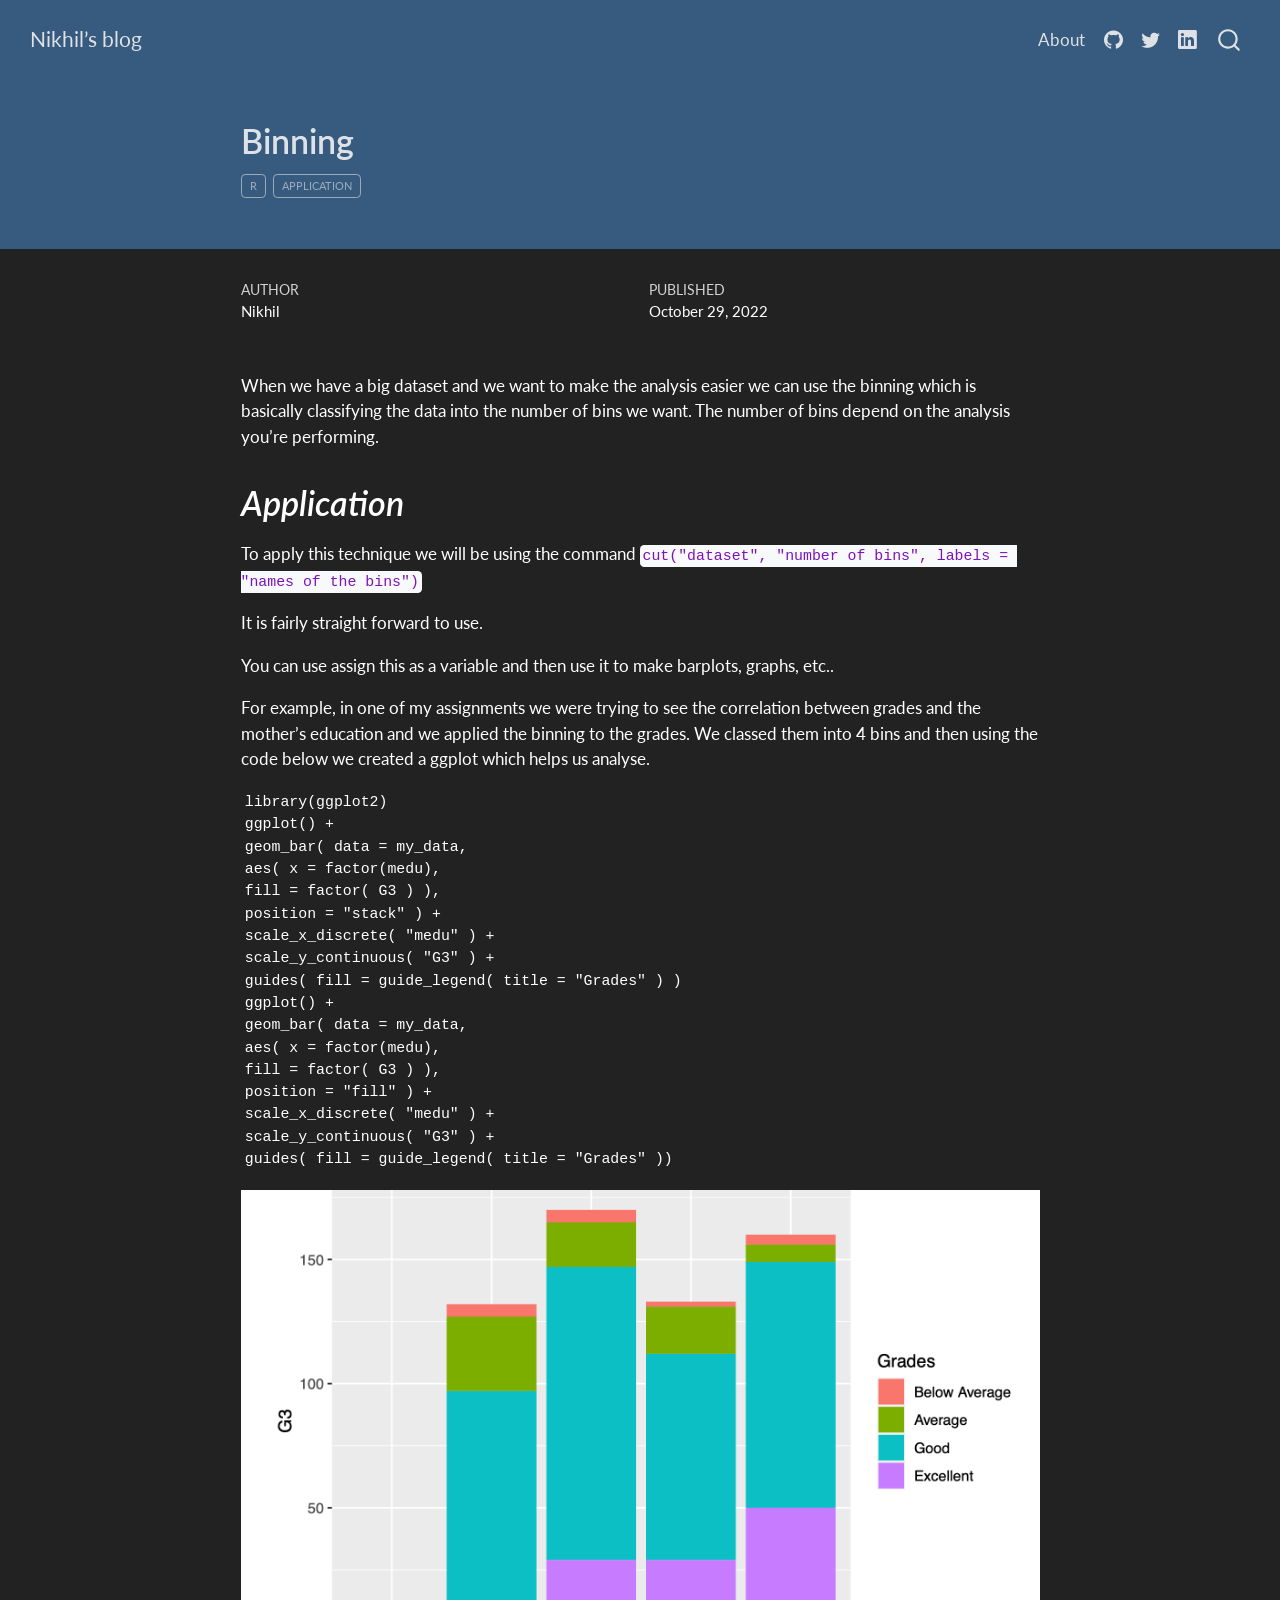
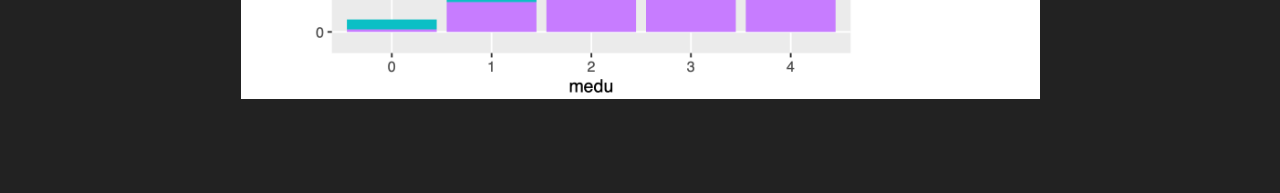
<file: docs/posts/Binning/index.html>
<!DOCTYPE html>
<html xmlns="http://www.w3.org/1999/xhtml" lang="en" xml:lang="en"><head>

<meta charset="utf-8">
<meta name="generator" content="quarto-1.5.57">

<meta name="viewport" content="width=device-width, initial-scale=1.0, user-scalable=yes">

<meta name="author" content="Nikhil">
<meta name="dcterms.date" content="2022-10-29">

<title>Binning – Nikhil’s blog</title>
<style>
code{white-space: pre-wrap;}
span.smallcaps{font-variant: small-caps;}
div.columns{display: flex; gap: min(4vw, 1.5em);}
div.column{flex: auto; overflow-x: auto;}
div.hanging-indent{margin-left: 1.5em; text-indent: -1.5em;}
ul.task-list{list-style: none;}
ul.task-list li input[type="checkbox"] {
  width: 0.8em;
  margin: 0 0.8em 0.2em -1em; /* quarto-specific, see https://github.com/quarto-dev/quarto-cli/issues/4556 */ 
  vertical-align: middle;
}
</style>


<script src="../../site_libs/quarto-nav/quarto-nav.js"></script>
<script src="../../site_libs/quarto-nav/headroom.min.js"></script>
<script src="../../site_libs/clipboard/clipboard.min.js"></script>
<script src="../../site_libs/quarto-search/autocomplete.umd.js"></script>
<script src="../../site_libs/quarto-search/fuse.min.js"></script>
<script src="../../site_libs/quarto-search/quarto-search.js"></script>
<meta name="quarto:offset" content="../../">
<script src="../../site_libs/quarto-html/quarto.js"></script>
<script src="../../site_libs/quarto-html/popper.min.js"></script>
<script src="../../site_libs/quarto-html/tippy.umd.min.js"></script>
<script src="../../site_libs/quarto-html/anchor.min.js"></script>
<link href="../../site_libs/quarto-html/tippy.css" rel="stylesheet">
<link href="../../site_libs/quarto-html/quarto-syntax-highlighting-dark.css" rel="stylesheet" id="quarto-text-highlighting-styles">
<script src="../../site_libs/bootstrap/bootstrap.min.js"></script>
<link href="../../site_libs/bootstrap/bootstrap-icons.css" rel="stylesheet">
<link href="../../site_libs/bootstrap/bootstrap.min.css" rel="stylesheet" id="quarto-bootstrap" data-mode="dark">
<script id="quarto-search-options" type="application/json">{
  "location": "navbar",
  "copy-button": false,
  "collapse-after": 3,
  "panel-placement": "end",
  "type": "overlay",
  "limit": 50,
  "keyboard-shortcut": [
    "f",
    "/",
    "s"
  ],
  "show-item-context": false,
  "language": {
    "search-no-results-text": "No results",
    "search-matching-documents-text": "matching documents",
    "search-copy-link-title": "Copy link to search",
    "search-hide-matches-text": "Hide additional matches",
    "search-more-match-text": "more match in this document",
    "search-more-matches-text": "more matches in this document",
    "search-clear-button-title": "Clear",
    "search-text-placeholder": "",
    "search-detached-cancel-button-title": "Cancel",
    "search-submit-button-title": "Submit",
    "search-label": "Search"
  }
}</script>


<link rel="stylesheet" href="../../styles.css">
</head>

<body class="nav-fixed fullcontent">

<div id="quarto-search-results"></div>
  <header id="quarto-header" class="headroom fixed-top quarto-banner">
    <nav class="navbar navbar-expand-lg " data-bs-theme="dark">
      <div class="navbar-container container-fluid">
      <div class="navbar-brand-container mx-auto">
    <a class="navbar-brand" href="../../index.html">
    <span class="navbar-title">Nikhil’s blog</span>
    </a>
  </div>
            <div id="quarto-search" class="" title="Search"></div>
          <button class="navbar-toggler" type="button" data-bs-toggle="collapse" data-bs-target="#navbarCollapse" aria-controls="navbarCollapse" role="menu" aria-expanded="false" aria-label="Toggle navigation" onclick="if (window.quartoToggleHeadroom) { window.quartoToggleHeadroom(); }">
  <span class="navbar-toggler-icon"></span>
</button>
          <div class="collapse navbar-collapse" id="navbarCollapse">
            <ul class="navbar-nav navbar-nav-scroll ms-auto">
  <li class="nav-item">
    <a class="nav-link" href="../../about.html"> 
<span class="menu-text">About</span></a>
  </li>  
  <li class="nav-item compact">
    <a class="nav-link" href="https://github.com/nikh123"> <i class="bi bi-github" role="img">
</i> 
<span class="menu-text"></span></a>
  </li>  
  <li class="nav-item compact">
    <a class="nav-link" href="https://twitter.com/Nikh108"> <i class="bi bi-twitter" role="img">
</i> 
<span class="menu-text"></span></a>
  </li>  
  <li class="nav-item compact">
    <a class="nav-link" href="https://www.linkedin.com/in/nikhil-acharya-5a8049258/"> <i class="bi bi-linkedin" role="img">
</i> 
<span class="menu-text"></span></a>
  </li>  
</ul>
          </div> <!-- /navcollapse -->
            <div class="quarto-navbar-tools">
</div>
      </div> <!-- /container-fluid -->
    </nav>
</header>
<!-- content -->
<header id="title-block-header" class="quarto-title-block default page-columns page-full">
  <div class="quarto-title-banner page-columns page-full">
    <div class="quarto-title column-body">
      <h1 class="title">Binning</h1>
                                <div class="quarto-categories">
                <div class="quarto-category">R</div>
                <div class="quarto-category">application</div>
              </div>
                  </div>
  </div>
    
  
  <div class="quarto-title-meta">

      <div>
      <div class="quarto-title-meta-heading">Author</div>
      <div class="quarto-title-meta-contents">
               <p>Nikhil </p>
            </div>
    </div>
      
      <div>
      <div class="quarto-title-meta-heading">Published</div>
      <div class="quarto-title-meta-contents">
        <p class="date">October 29, 2022</p>
      </div>
    </div>
    
      
    </div>
    
  
  </header><div id="quarto-content" class="quarto-container page-columns page-rows-contents page-layout-article page-navbar">
<!-- sidebar -->
<!-- margin-sidebar -->
    
<!-- main -->
<main class="content quarto-banner-title-block" id="quarto-document-content">





<p>When we have a big dataset and we want to make the analysis easier we can use the binning which is basically classifying the data into the number of bins we want. The number of bins depend on the analysis you’re performing.</p>
<section id="application" class="level1">
<h1><em>Application</em></h1>
<p>To apply this technique we will be using the command <code>cut("dataset", "number of bins", labels = "names of the bins")</code></p>
<p>It is fairly straight forward to use.</p>
<p>You can use assign this as a variable and then use it to make barplots, graphs, etc..</p>
<p>For example, in one of my assignments we were trying to see the correlation between grades and the mother’s education and we applied the binning to the grades. We classed them into 4 bins and then using the code below we created a ggplot which helps us analyse.</p>
<pre><code>library(ggplot2)
ggplot() +
geom_bar( data = my_data,
aes( x = factor(medu),
fill = factor( G3 ) ),
position = "stack" ) +
scale_x_discrete( "medu" ) +
scale_y_continuous( "G3" ) +
guides( fill = guide_legend( title = "Grades" ) )
ggplot() +
geom_bar( data = my_data,
aes( x = factor(medu),
fill = factor( G3 ) ),
position = "fill" ) +
scale_x_discrete( "medu" ) +
scale_y_continuous( "G3" ) +
guides( fill = guide_legend( title = "Grades" ))</code></pre>
<p><img src="Screenshot 2022-11-28 at 23.56.26.png" class="img-fluid"></p>


</section>

</main> <!-- /main -->
<script id="quarto-html-after-body" type="application/javascript">
window.document.addEventListener("DOMContentLoaded", function (event) {
  const toggleBodyColorMode = (bsSheetEl) => {
    const mode = bsSheetEl.getAttribute("data-mode");
    const bodyEl = window.document.querySelector("body");
    if (mode === "dark") {
      bodyEl.classList.add("quarto-dark");
      bodyEl.classList.remove("quarto-light");
    } else {
      bodyEl.classList.add("quarto-light");
      bodyEl.classList.remove("quarto-dark");
    }
  }
  const toggleBodyColorPrimary = () => {
    const bsSheetEl = window.document.querySelector("link#quarto-bootstrap");
    if (bsSheetEl) {
      toggleBodyColorMode(bsSheetEl);
    }
  }
  toggleBodyColorPrimary();  
  const icon = "";
  const anchorJS = new window.AnchorJS();
  anchorJS.options = {
    placement: 'right',
    icon: icon
  };
  anchorJS.add('.anchored');
  const isCodeAnnotation = (el) => {
    for (const clz of el.classList) {
      if (clz.startsWith('code-annotation-')) {                     
        return true;
      }
    }
    return false;
  }
  const onCopySuccess = function(e) {
    // button target
    const button = e.trigger;
    // don't keep focus
    button.blur();
    // flash "checked"
    button.classList.add('code-copy-button-checked');
    var currentTitle = button.getAttribute("title");
    button.setAttribute("title", "Copied!");
    let tooltip;
    if (window.bootstrap) {
      button.setAttribute("data-bs-toggle", "tooltip");
      button.setAttribute("data-bs-placement", "left");
      button.setAttribute("data-bs-title", "Copied!");
      tooltip = new bootstrap.Tooltip(button, 
        { trigger: "manual", 
          customClass: "code-copy-button-tooltip",
          offset: [0, -8]});
      tooltip.show();    
    }
    setTimeout(function() {
      if (tooltip) {
        tooltip.hide();
        button.removeAttribute("data-bs-title");
        button.removeAttribute("data-bs-toggle");
        button.removeAttribute("data-bs-placement");
      }
      button.setAttribute("title", currentTitle);
      button.classList.remove('code-copy-button-checked');
    }, 1000);
    // clear code selection
    e.clearSelection();
  }
  const getTextToCopy = function(trigger) {
      const codeEl = trigger.previousElementSibling.cloneNode(true);
      for (const childEl of codeEl.children) {
        if (isCodeAnnotation(childEl)) {
          childEl.remove();
        }
      }
      return codeEl.innerText;
  }
  const clipboard = new window.ClipboardJS('.code-copy-button:not([data-in-quarto-modal])', {
    text: getTextToCopy
  });
  clipboard.on('success', onCopySuccess);
  if (window.document.getElementById('quarto-embedded-source-code-modal')) {
    // For code content inside modals, clipBoardJS needs to be initialized with a container option
    // TODO: Check when it could be a function (https://github.com/zenorocha/clipboard.js/issues/860)
    const clipboardModal = new window.ClipboardJS('.code-copy-button[data-in-quarto-modal]', {
      text: getTextToCopy,
      container: window.document.getElementById('quarto-embedded-source-code-modal')
    });
    clipboardModal.on('success', onCopySuccess);
  }
    var localhostRegex = new RegExp(/^(?:http|https):\/\/localhost\:?[0-9]*\//);
    var mailtoRegex = new RegExp(/^mailto:/);
      var filterRegex = new RegExp('/' + window.location.host + '/');
    var isInternal = (href) => {
        return filterRegex.test(href) || localhostRegex.test(href) || mailtoRegex.test(href);
    }
    // Inspect non-navigation links and adorn them if external
 	var links = window.document.querySelectorAll('a[href]:not(.nav-link):not(.navbar-brand):not(.toc-action):not(.sidebar-link):not(.sidebar-item-toggle):not(.pagination-link):not(.no-external):not([aria-hidden]):not(.dropdown-item):not(.quarto-navigation-tool):not(.about-link)');
    for (var i=0; i<links.length; i++) {
      const link = links[i];
      if (!isInternal(link.href)) {
        // undo the damage that might have been done by quarto-nav.js in the case of
        // links that we want to consider external
        if (link.dataset.originalHref !== undefined) {
          link.href = link.dataset.originalHref;
        }
      }
    }
  function tippyHover(el, contentFn, onTriggerFn, onUntriggerFn) {
    const config = {
      allowHTML: true,
      maxWidth: 500,
      delay: 100,
      arrow: false,
      appendTo: function(el) {
          return el.parentElement;
      },
      interactive: true,
      interactiveBorder: 10,
      theme: 'quarto',
      placement: 'bottom-start',
    };
    if (contentFn) {
      config.content = contentFn;
    }
    if (onTriggerFn) {
      config.onTrigger = onTriggerFn;
    }
    if (onUntriggerFn) {
      config.onUntrigger = onUntriggerFn;
    }
    window.tippy(el, config); 
  }
  const noterefs = window.document.querySelectorAll('a[role="doc-noteref"]');
  for (var i=0; i<noterefs.length; i++) {
    const ref = noterefs[i];
    tippyHover(ref, function() {
      // use id or data attribute instead here
      let href = ref.getAttribute('data-footnote-href') || ref.getAttribute('href');
      try { href = new URL(href).hash; } catch {}
      const id = href.replace(/^#\/?/, "");
      const note = window.document.getElementById(id);
      if (note) {
        return note.innerHTML;
      } else {
        return "";
      }
    });
  }
  const xrefs = window.document.querySelectorAll('a.quarto-xref');
  const processXRef = (id, note) => {
    // Strip column container classes
    const stripColumnClz = (el) => {
      el.classList.remove("page-full", "page-columns");
      if (el.children) {
        for (const child of el.children) {
          stripColumnClz(child);
        }
      }
    }
    stripColumnClz(note)
    if (id === null || id.startsWith('sec-')) {
      // Special case sections, only their first couple elements
      const container = document.createElement("div");
      if (note.children && note.children.length > 2) {
        container.appendChild(note.children[0].cloneNode(true));
        for (let i = 1; i < note.children.length; i++) {
          const child = note.children[i];
          if (child.tagName === "P" && child.innerText === "") {
            continue;
          } else {
            container.appendChild(child.cloneNode(true));
            break;
          }
        }
        if (window.Quarto?.typesetMath) {
          window.Quarto.typesetMath(container);
        }
        return container.innerHTML
      } else {
        if (window.Quarto?.typesetMath) {
          window.Quarto.typesetMath(note);
        }
        return note.innerHTML;
      }
    } else {
      // Remove any anchor links if they are present
      const anchorLink = note.querySelector('a.anchorjs-link');
      if (anchorLink) {
        anchorLink.remove();
      }
      if (window.Quarto?.typesetMath) {
        window.Quarto.typesetMath(note);
      }
      // TODO in 1.5, we should make sure this works without a callout special case
      if (note.classList.contains("callout")) {
        return note.outerHTML;
      } else {
        return note.innerHTML;
      }
    }
  }
  for (var i=0; i<xrefs.length; i++) {
    const xref = xrefs[i];
    tippyHover(xref, undefined, function(instance) {
      instance.disable();
      let url = xref.getAttribute('href');
      let hash = undefined; 
      if (url.startsWith('#')) {
        hash = url;
      } else {
        try { hash = new URL(url).hash; } catch {}
      }
      if (hash) {
        const id = hash.replace(/^#\/?/, "");
        const note = window.document.getElementById(id);
        if (note !== null) {
          try {
            const html = processXRef(id, note.cloneNode(true));
            instance.setContent(html);
          } finally {
            instance.enable();
            instance.show();
          }
        } else {
          // See if we can fetch this
          fetch(url.split('#')[0])
          .then(res => res.text())
          .then(html => {
            const parser = new DOMParser();
            const htmlDoc = parser.parseFromString(html, "text/html");
            const note = htmlDoc.getElementById(id);
            if (note !== null) {
              const html = processXRef(id, note);
              instance.setContent(html);
            } 
          }).finally(() => {
            instance.enable();
            instance.show();
          });
        }
      } else {
        // See if we can fetch a full url (with no hash to target)
        // This is a special case and we should probably do some content thinning / targeting
        fetch(url)
        .then(res => res.text())
        .then(html => {
          const parser = new DOMParser();
          const htmlDoc = parser.parseFromString(html, "text/html");
          const note = htmlDoc.querySelector('main.content');
          if (note !== null) {
            // This should only happen for chapter cross references
            // (since there is no id in the URL)
            // remove the first header
            if (note.children.length > 0 && note.children[0].tagName === "HEADER") {
              note.children[0].remove();
            }
            const html = processXRef(null, note);
            instance.setContent(html);
          } 
        }).finally(() => {
          instance.enable();
          instance.show();
        });
      }
    }, function(instance) {
    });
  }
      let selectedAnnoteEl;
      const selectorForAnnotation = ( cell, annotation) => {
        let cellAttr = 'data-code-cell="' + cell + '"';
        let lineAttr = 'data-code-annotation="' +  annotation + '"';
        const selector = 'span[' + cellAttr + '][' + lineAttr + ']';
        return selector;
      }
      const selectCodeLines = (annoteEl) => {
        const doc = window.document;
        const targetCell = annoteEl.getAttribute("data-target-cell");
        const targetAnnotation = annoteEl.getAttribute("data-target-annotation");
        const annoteSpan = window.document.querySelector(selectorForAnnotation(targetCell, targetAnnotation));
        const lines = annoteSpan.getAttribute("data-code-lines").split(",");
        const lineIds = lines.map((line) => {
          return targetCell + "-" + line;
        })
        let top = null;
        let height = null;
        let parent = null;
        if (lineIds.length > 0) {
            //compute the position of the single el (top and bottom and make a div)
            const el = window.document.getElementById(lineIds[0]);
            top = el.offsetTop;
            height = el.offsetHeight;
            parent = el.parentElement.parentElement;
          if (lineIds.length > 1) {
            const lastEl = window.document.getElementById(lineIds[lineIds.length - 1]);
            const bottom = lastEl.offsetTop + lastEl.offsetHeight;
            height = bottom - top;
          }
          if (top !== null && height !== null && parent !== null) {
            // cook up a div (if necessary) and position it 
            let div = window.document.getElementById("code-annotation-line-highlight");
            if (div === null) {
              div = window.document.createElement("div");
              div.setAttribute("id", "code-annotation-line-highlight");
              div.style.position = 'absolute';
              parent.appendChild(div);
            }
            div.style.top = top - 2 + "px";
            div.style.height = height + 4 + "px";
            div.style.left = 0;
            let gutterDiv = window.document.getElementById("code-annotation-line-highlight-gutter");
            if (gutterDiv === null) {
              gutterDiv = window.document.createElement("div");
              gutterDiv.setAttribute("id", "code-annotation-line-highlight-gutter");
              gutterDiv.style.position = 'absolute';
              const codeCell = window.document.getElementById(targetCell);
              const gutter = codeCell.querySelector('.code-annotation-gutter');
              gutter.appendChild(gutterDiv);
            }
            gutterDiv.style.top = top - 2 + "px";
            gutterDiv.style.height = height + 4 + "px";
          }
          selectedAnnoteEl = annoteEl;
        }
      };
      const unselectCodeLines = () => {
        const elementsIds = ["code-annotation-line-highlight", "code-annotation-line-highlight-gutter"];
        elementsIds.forEach((elId) => {
          const div = window.document.getElementById(elId);
          if (div) {
            div.remove();
          }
        });
        selectedAnnoteEl = undefined;
      };
        // Handle positioning of the toggle
    window.addEventListener(
      "resize",
      throttle(() => {
        elRect = undefined;
        if (selectedAnnoteEl) {
          selectCodeLines(selectedAnnoteEl);
        }
      }, 10)
    );
    function throttle(fn, ms) {
    let throttle = false;
    let timer;
      return (...args) => {
        if(!throttle) { // first call gets through
            fn.apply(this, args);
            throttle = true;
        } else { // all the others get throttled
            if(timer) clearTimeout(timer); // cancel #2
            timer = setTimeout(() => {
              fn.apply(this, args);
              timer = throttle = false;
            }, ms);
        }
      };
    }
      // Attach click handler to the DT
      const annoteDls = window.document.querySelectorAll('dt[data-target-cell]');
      for (const annoteDlNode of annoteDls) {
        annoteDlNode.addEventListener('click', (event) => {
          const clickedEl = event.target;
          if (clickedEl !== selectedAnnoteEl) {
            unselectCodeLines();
            const activeEl = window.document.querySelector('dt[data-target-cell].code-annotation-active');
            if (activeEl) {
              activeEl.classList.remove('code-annotation-active');
            }
            selectCodeLines(clickedEl);
            clickedEl.classList.add('code-annotation-active');
          } else {
            // Unselect the line
            unselectCodeLines();
            clickedEl.classList.remove('code-annotation-active');
          }
        });
      }
  const findCites = (el) => {
    const parentEl = el.parentElement;
    if (parentEl) {
      const cites = parentEl.dataset.cites;
      if (cites) {
        return {
          el,
          cites: cites.split(' ')
        };
      } else {
        return findCites(el.parentElement)
      }
    } else {
      return undefined;
    }
  };
  var bibliorefs = window.document.querySelectorAll('a[role="doc-biblioref"]');
  for (var i=0; i<bibliorefs.length; i++) {
    const ref = bibliorefs[i];
    const citeInfo = findCites(ref);
    if (citeInfo) {
      tippyHover(citeInfo.el, function() {
        var popup = window.document.createElement('div');
        citeInfo.cites.forEach(function(cite) {
          var citeDiv = window.document.createElement('div');
          citeDiv.classList.add('hanging-indent');
          citeDiv.classList.add('csl-entry');
          var biblioDiv = window.document.getElementById('ref-' + cite);
          if (biblioDiv) {
            citeDiv.innerHTML = biblioDiv.innerHTML;
          }
          popup.appendChild(citeDiv);
        });
        return popup.innerHTML;
      });
    }
  }
});
</script>
</div> <!-- /content -->




</body></html>
</file>
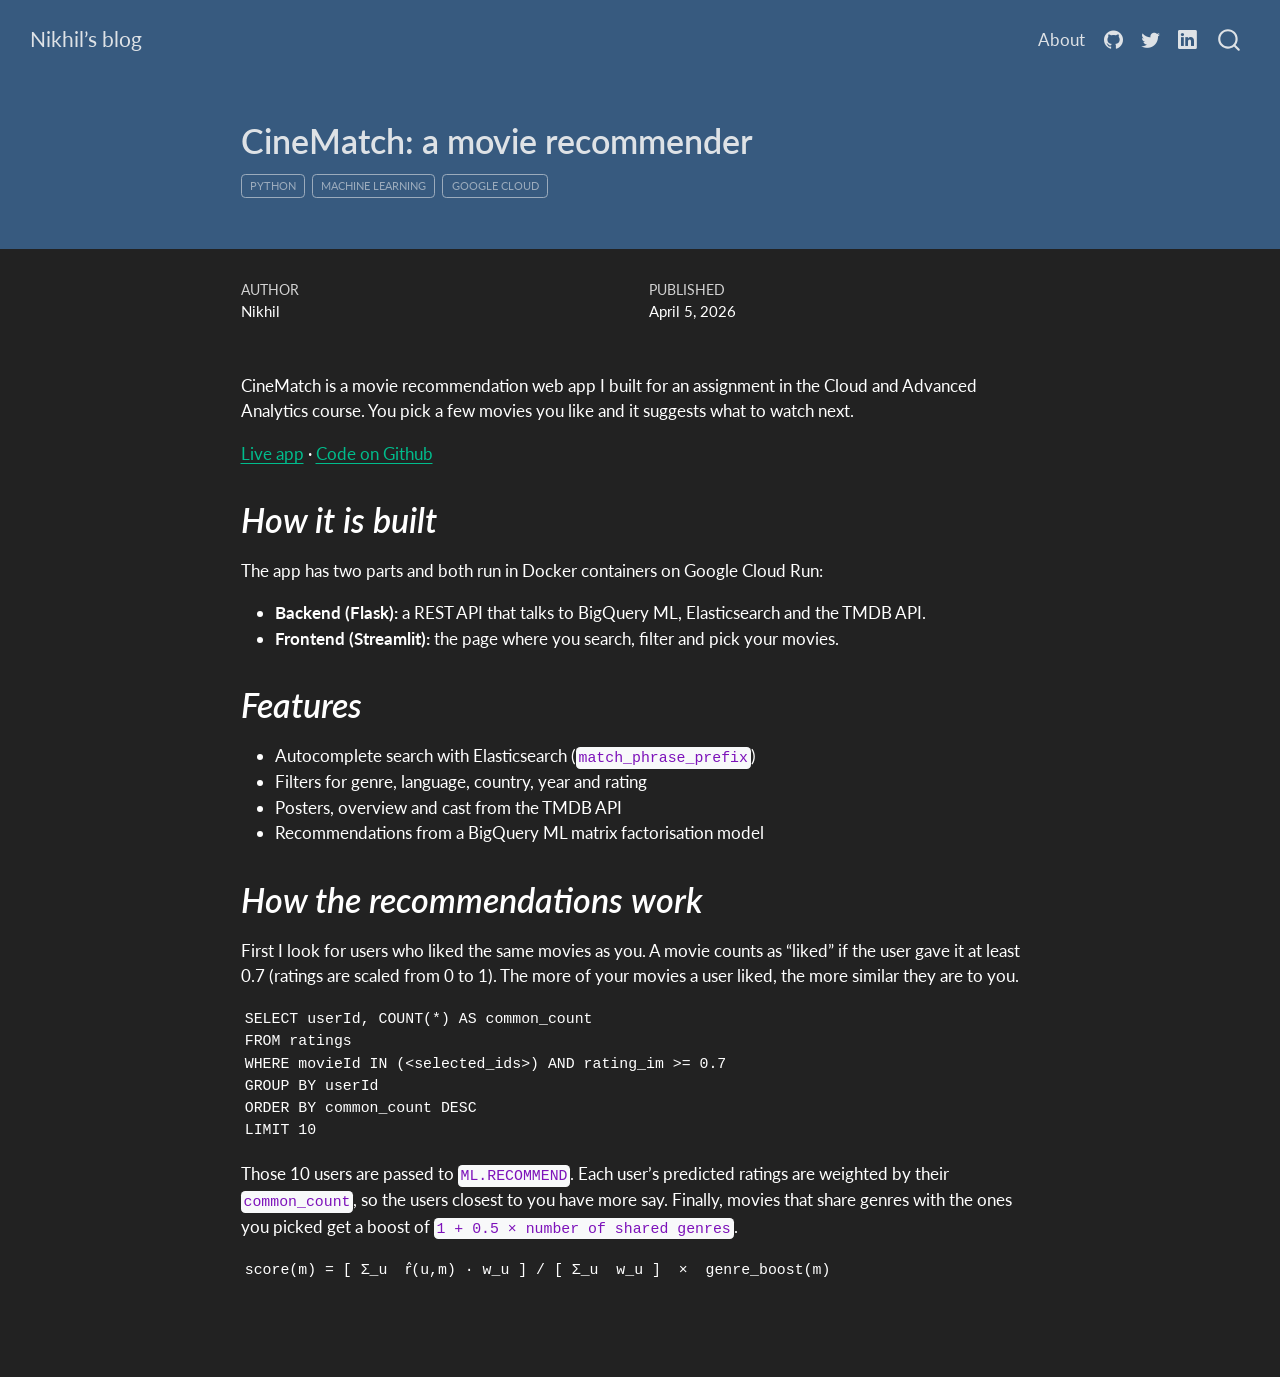
<file: docs/posts/cinematch/index.html>
<!DOCTYPE html>
<html xmlns="http://www.w3.org/1999/xhtml" lang="en" xml:lang="en"><head>

<meta charset="utf-8">
<meta name="generator" content="quarto-1.5.57">

<meta name="viewport" content="width=device-width, initial-scale=1.0, user-scalable=yes">

<meta name="author" content="Nikhil">
<meta name="dcterms.date" content="2026-04-05">

<title>CineMatch: a movie recommender – Nikhil’s blog</title>
<style>
code{white-space: pre-wrap;}
span.smallcaps{font-variant: small-caps;}
div.columns{display: flex; gap: min(4vw, 1.5em);}
div.column{flex: auto; overflow-x: auto;}
div.hanging-indent{margin-left: 1.5em; text-indent: -1.5em;}
ul.task-list{list-style: none;}
ul.task-list li input[type="checkbox"] {
  width: 0.8em;
  margin: 0 0.8em 0.2em -1em; /* quarto-specific, see https://github.com/quarto-dev/quarto-cli/issues/4556 */ 
  vertical-align: middle;
}
</style>


<script src="../../site_libs/quarto-nav/quarto-nav.js"></script>
<script src="../../site_libs/quarto-nav/headroom.min.js"></script>
<script src="../../site_libs/clipboard/clipboard.min.js"></script>
<script src="../../site_libs/quarto-search/autocomplete.umd.js"></script>
<script src="../../site_libs/quarto-search/fuse.min.js"></script>
<script src="../../site_libs/quarto-search/quarto-search.js"></script>
<meta name="quarto:offset" content="../../">
<script src="../../site_libs/quarto-html/quarto.js"></script>
<script src="../../site_libs/quarto-html/popper.min.js"></script>
<script src="../../site_libs/quarto-html/tippy.umd.min.js"></script>
<script src="../../site_libs/quarto-html/anchor.min.js"></script>
<link href="../../site_libs/quarto-html/tippy.css" rel="stylesheet">
<link href="../../site_libs/quarto-html/quarto-syntax-highlighting-dark.css" rel="stylesheet" id="quarto-text-highlighting-styles">
<script src="../../site_libs/bootstrap/bootstrap.min.js"></script>
<link href="../../site_libs/bootstrap/bootstrap-icons.css" rel="stylesheet">
<link href="../../site_libs/bootstrap/bootstrap.min.css" rel="stylesheet" id="quarto-bootstrap" data-mode="dark">
<script id="quarto-search-options" type="application/json">{
  "location": "navbar",
  "copy-button": false,
  "collapse-after": 3,
  "panel-placement": "end",
  "type": "overlay",
  "limit": 50,
  "keyboard-shortcut": [
    "f",
    "/",
    "s"
  ],
  "show-item-context": false,
  "language": {
    "search-no-results-text": "No results",
    "search-matching-documents-text": "matching documents",
    "search-copy-link-title": "Copy link to search",
    "search-hide-matches-text": "Hide additional matches",
    "search-more-match-text": "more match in this document",
    "search-more-matches-text": "more matches in this document",
    "search-clear-button-title": "Clear",
    "search-text-placeholder": "",
    "search-detached-cancel-button-title": "Cancel",
    "search-submit-button-title": "Submit",
    "search-label": "Search"
  }
}</script>


<link rel="stylesheet" href="../../styles.css">
</head>

<body class="nav-fixed fullcontent">

<div id="quarto-search-results"></div>
  <header id="quarto-header" class="headroom fixed-top quarto-banner">
    <nav class="navbar navbar-expand-lg " data-bs-theme="dark">
      <div class="navbar-container container-fluid">
      <div class="navbar-brand-container mx-auto">
    <a class="navbar-brand" href="../../index.html">
    <span class="navbar-title">Nikhil’s blog</span>
    </a>
  </div>
            <div id="quarto-search" class="" title="Search"></div>
          <button class="navbar-toggler" type="button" data-bs-toggle="collapse" data-bs-target="#navbarCollapse" aria-controls="navbarCollapse" role="menu" aria-expanded="false" aria-label="Toggle navigation" onclick="if (window.quartoToggleHeadroom) { window.quartoToggleHeadroom(); }">
  <span class="navbar-toggler-icon"></span>
</button>
          <div class="collapse navbar-collapse" id="navbarCollapse">
            <ul class="navbar-nav navbar-nav-scroll ms-auto">
  <li class="nav-item">
    <a class="nav-link" href="../../about.html"> 
<span class="menu-text">About</span></a>
  </li>  
  <li class="nav-item compact">
    <a class="nav-link" href="https://github.com/nikh123"> <i class="bi bi-github" role="img">
</i> 
<span class="menu-text"></span></a>
  </li>  
  <li class="nav-item compact">
    <a class="nav-link" href="https://twitter.com/Nikh108"> <i class="bi bi-twitter" role="img">
</i> 
<span class="menu-text"></span></a>
  </li>  
  <li class="nav-item compact">
    <a class="nav-link" href="https://www.linkedin.com/in/nikhil-acharya-5a8049258/"> <i class="bi bi-linkedin" role="img">
</i> 
<span class="menu-text"></span></a>
  </li>  
</ul>
          </div> <!-- /navcollapse -->
            <div class="quarto-navbar-tools">
</div>
      </div> <!-- /container-fluid -->
    </nav>
</header>
<!-- content -->
<header id="title-block-header" class="quarto-title-block default page-columns page-full">
  <div class="quarto-title-banner page-columns page-full">
    <div class="quarto-title column-body">
      <h1 class="title">CineMatch: a movie recommender</h1>
                                <div class="quarto-categories">
                <div class="quarto-category">Python</div>
                <div class="quarto-category">Machine Learning</div>
                <div class="quarto-category">Google Cloud</div>
              </div>
                  </div>
  </div>
    
  
  <div class="quarto-title-meta">

      <div>
      <div class="quarto-title-meta-heading">Author</div>
      <div class="quarto-title-meta-contents">
               <p>Nikhil </p>
            </div>
    </div>
      
      <div>
      <div class="quarto-title-meta-heading">Published</div>
      <div class="quarto-title-meta-contents">
        <p class="date">April 5, 2026</p>
      </div>
    </div>
    
      
    </div>
    
  
  </header><div id="quarto-content" class="quarto-container page-columns page-rows-contents page-layout-article page-navbar">
<!-- sidebar -->
<!-- margin-sidebar -->
    
<!-- main -->
<main class="content quarto-banner-title-block" id="quarto-document-content">





<p>CineMatch is a movie recommendation web app I built for an assignment in the Cloud and Advanced Analytics course. You pick a few movies you like and it suggests what to watch next.</p>
<p><a href="https://cinematch-frontend-97118476415.europe-west6.run.app">Live app</a> · <a href="https://github.com/nikh123/cinematch">Code on Github</a></p>
<section id="how-it-is-built" class="level1">
<h1><em>How it is built</em></h1>
<p>The app has two parts and both run in Docker containers on Google Cloud Run:</p>
<ul>
<li><strong>Backend (Flask):</strong> a REST API that talks to BigQuery ML, Elasticsearch and the TMDB API.<br>
</li>
<li><strong>Frontend (Streamlit):</strong> the page where you search, filter and pick your movies.</li>
</ul>
</section>
<section id="features" class="level1">
<h1><em>Features</em></h1>
<ul>
<li>Autocomplete search with Elasticsearch (<code>match_phrase_prefix</code>)<br>
</li>
<li>Filters for genre, language, country, year and rating<br>
</li>
<li>Posters, overview and cast from the TMDB API<br>
</li>
<li>Recommendations from a BigQuery ML matrix factorisation model</li>
</ul>
</section>
<section id="how-the-recommendations-work" class="level1">
<h1><em>How the recommendations work</em></h1>
<p>First I look for users who liked the same movies as you. A movie counts as “liked” if the user gave it at least 0.7 (ratings are scaled from 0 to 1). The more of your movies a user liked, the more similar they are to you.</p>
<pre><code>SELECT userId, COUNT(*) AS common_count
FROM ratings
WHERE movieId IN (&lt;selected_ids&gt;) AND rating_im &gt;= 0.7
GROUP BY userId
ORDER BY common_count DESC
LIMIT 10</code></pre>
<p>Those 10 users are passed to <code>ML.RECOMMEND</code>. Each user’s predicted ratings are weighted by their <code>common_count</code>, so the users closest to you have more say. Finally, movies that share genres with the ones you picked get a boost of <code>1 + 0.5 × number of shared genres</code>.</p>
<pre><code>score(m) = [ Σ_u  r̂(u,m) · w_u ] / [ Σ_u  w_u ]  ×  genre_boost(m)</code></pre>


</section>

</main> <!-- /main -->
<script id="quarto-html-after-body" type="application/javascript">
window.document.addEventListener("DOMContentLoaded", function (event) {
  const toggleBodyColorMode = (bsSheetEl) => {
    const mode = bsSheetEl.getAttribute("data-mode");
    const bodyEl = window.document.querySelector("body");
    if (mode === "dark") {
      bodyEl.classList.add("quarto-dark");
      bodyEl.classList.remove("quarto-light");
    } else {
      bodyEl.classList.add("quarto-light");
      bodyEl.classList.remove("quarto-dark");
    }
  }
  const toggleBodyColorPrimary = () => {
    const bsSheetEl = window.document.querySelector("link#quarto-bootstrap");
    if (bsSheetEl) {
      toggleBodyColorMode(bsSheetEl);
    }
  }
  toggleBodyColorPrimary();  
  const icon = "";
  const anchorJS = new window.AnchorJS();
  anchorJS.options = {
    placement: 'right',
    icon: icon
  };
  anchorJS.add('.anchored');
  const isCodeAnnotation = (el) => {
    for (const clz of el.classList) {
      if (clz.startsWith('code-annotation-')) {                     
        return true;
      }
    }
    return false;
  }
  const onCopySuccess = function(e) {
    // button target
    const button = e.trigger;
    // don't keep focus
    button.blur();
    // flash "checked"
    button.classList.add('code-copy-button-checked');
    var currentTitle = button.getAttribute("title");
    button.setAttribute("title", "Copied!");
    let tooltip;
    if (window.bootstrap) {
      button.setAttribute("data-bs-toggle", "tooltip");
      button.setAttribute("data-bs-placement", "left");
      button.setAttribute("data-bs-title", "Copied!");
      tooltip = new bootstrap.Tooltip(button, 
        { trigger: "manual", 
          customClass: "code-copy-button-tooltip",
          offset: [0, -8]});
      tooltip.show();    
    }
    setTimeout(function() {
      if (tooltip) {
        tooltip.hide();
        button.removeAttribute("data-bs-title");
        button.removeAttribute("data-bs-toggle");
        button.removeAttribute("data-bs-placement");
      }
      button.setAttribute("title", currentTitle);
      button.classList.remove('code-copy-button-checked');
    }, 1000);
    // clear code selection
    e.clearSelection();
  }
  const getTextToCopy = function(trigger) {
      const codeEl = trigger.previousElementSibling.cloneNode(true);
      for (const childEl of codeEl.children) {
        if (isCodeAnnotation(childEl)) {
          childEl.remove();
        }
      }
      return codeEl.innerText;
  }
  const clipboard = new window.ClipboardJS('.code-copy-button:not([data-in-quarto-modal])', {
    text: getTextToCopy
  });
  clipboard.on('success', onCopySuccess);
  if (window.document.getElementById('quarto-embedded-source-code-modal')) {
    // For code content inside modals, clipBoardJS needs to be initialized with a container option
    // TODO: Check when it could be a function (https://github.com/zenorocha/clipboard.js/issues/860)
    const clipboardModal = new window.ClipboardJS('.code-copy-button[data-in-quarto-modal]', {
      text: getTextToCopy,
      container: window.document.getElementById('quarto-embedded-source-code-modal')
    });
    clipboardModal.on('success', onCopySuccess);
  }
    var localhostRegex = new RegExp(/^(?:http|https):\/\/localhost\:?[0-9]*\//);
    var mailtoRegex = new RegExp(/^mailto:/);
      var filterRegex = new RegExp('/' + window.location.host + '/');
    var isInternal = (href) => {
        return filterRegex.test(href) || localhostRegex.test(href) || mailtoRegex.test(href);
    }
    // Inspect non-navigation links and adorn them if external
 	var links = window.document.querySelectorAll('a[href]:not(.nav-link):not(.navbar-brand):not(.toc-action):not(.sidebar-link):not(.sidebar-item-toggle):not(.pagination-link):not(.no-external):not([aria-hidden]):not(.dropdown-item):not(.quarto-navigation-tool):not(.about-link)');
    for (var i=0; i<links.length; i++) {
      const link = links[i];
      if (!isInternal(link.href)) {
        // undo the damage that might have been done by quarto-nav.js in the case of
        // links that we want to consider external
        if (link.dataset.originalHref !== undefined) {
          link.href = link.dataset.originalHref;
        }
      }
    }
  function tippyHover(el, contentFn, onTriggerFn, onUntriggerFn) {
    const config = {
      allowHTML: true,
      maxWidth: 500,
      delay: 100,
      arrow: false,
      appendTo: function(el) {
          return el.parentElement;
      },
      interactive: true,
      interactiveBorder: 10,
      theme: 'quarto',
      placement: 'bottom-start',
    };
    if (contentFn) {
      config.content = contentFn;
    }
    if (onTriggerFn) {
      config.onTrigger = onTriggerFn;
    }
    if (onUntriggerFn) {
      config.onUntrigger = onUntriggerFn;
    }
    window.tippy(el, config); 
  }
  const noterefs = window.document.querySelectorAll('a[role="doc-noteref"]');
  for (var i=0; i<noterefs.length; i++) {
    const ref = noterefs[i];
    tippyHover(ref, function() {
      // use id or data attribute instead here
      let href = ref.getAttribute('data-footnote-href') || ref.getAttribute('href');
      try { href = new URL(href).hash; } catch {}
      const id = href.replace(/^#\/?/, "");
      const note = window.document.getElementById(id);
      if (note) {
        return note.innerHTML;
      } else {
        return "";
      }
    });
  }
  const xrefs = window.document.querySelectorAll('a.quarto-xref');
  const processXRef = (id, note) => {
    // Strip column container classes
    const stripColumnClz = (el) => {
      el.classList.remove("page-full", "page-columns");
      if (el.children) {
        for (const child of el.children) {
          stripColumnClz(child);
        }
      }
    }
    stripColumnClz(note)
    if (id === null || id.startsWith('sec-')) {
      // Special case sections, only their first couple elements
      const container = document.createElement("div");
      if (note.children && note.children.length > 2) {
        container.appendChild(note.children[0].cloneNode(true));
        for (let i = 1; i < note.children.length; i++) {
          const child = note.children[i];
          if (child.tagName === "P" && child.innerText === "") {
            continue;
          } else {
            container.appendChild(child.cloneNode(true));
            break;
          }
        }
        if (window.Quarto?.typesetMath) {
          window.Quarto.typesetMath(container);
        }
        return container.innerHTML
      } else {
        if (window.Quarto?.typesetMath) {
          window.Quarto.typesetMath(note);
        }
        return note.innerHTML;
      }
    } else {
      // Remove any anchor links if they are present
      const anchorLink = note.querySelector('a.anchorjs-link');
      if (anchorLink) {
        anchorLink.remove();
      }
      if (window.Quarto?.typesetMath) {
        window.Quarto.typesetMath(note);
      }
      // TODO in 1.5, we should make sure this works without a callout special case
      if (note.classList.contains("callout")) {
        return note.outerHTML;
      } else {
        return note.innerHTML;
      }
    }
  }
  for (var i=0; i<xrefs.length; i++) {
    const xref = xrefs[i];
    tippyHover(xref, undefined, function(instance) {
      instance.disable();
      let url = xref.getAttribute('href');
      let hash = undefined; 
      if (url.startsWith('#')) {
        hash = url;
      } else {
        try { hash = new URL(url).hash; } catch {}
      }
      if (hash) {
        const id = hash.replace(/^#\/?/, "");
        const note = window.document.getElementById(id);
        if (note !== null) {
          try {
            const html = processXRef(id, note.cloneNode(true));
            instance.setContent(html);
          } finally {
            instance.enable();
            instance.show();
          }
        } else {
          // See if we can fetch this
          fetch(url.split('#')[0])
          .then(res => res.text())
          .then(html => {
            const parser = new DOMParser();
            const htmlDoc = parser.parseFromString(html, "text/html");
            const note = htmlDoc.getElementById(id);
            if (note !== null) {
              const html = processXRef(id, note);
              instance.setContent(html);
            } 
          }).finally(() => {
            instance.enable();
            instance.show();
          });
        }
      } else {
        // See if we can fetch a full url (with no hash to target)
        // This is a special case and we should probably do some content thinning / targeting
        fetch(url)
        .then(res => res.text())
        .then(html => {
          const parser = new DOMParser();
          const htmlDoc = parser.parseFromString(html, "text/html");
          const note = htmlDoc.querySelector('main.content');
          if (note !== null) {
            // This should only happen for chapter cross references
            // (since there is no id in the URL)
            // remove the first header
            if (note.children.length > 0 && note.children[0].tagName === "HEADER") {
              note.children[0].remove();
            }
            const html = processXRef(null, note);
            instance.setContent(html);
          } 
        }).finally(() => {
          instance.enable();
          instance.show();
        });
      }
    }, function(instance) {
    });
  }
      let selectedAnnoteEl;
      const selectorForAnnotation = ( cell, annotation) => {
        let cellAttr = 'data-code-cell="' + cell + '"';
        let lineAttr = 'data-code-annotation="' +  annotation + '"';
        const selector = 'span[' + cellAttr + '][' + lineAttr + ']';
        return selector;
      }
      const selectCodeLines = (annoteEl) => {
        const doc = window.document;
        const targetCell = annoteEl.getAttribute("data-target-cell");
        const targetAnnotation = annoteEl.getAttribute("data-target-annotation");
        const annoteSpan = window.document.querySelector(selectorForAnnotation(targetCell, targetAnnotation));
        const lines = annoteSpan.getAttribute("data-code-lines").split(",");
        const lineIds = lines.map((line) => {
          return targetCell + "-" + line;
        })
        let top = null;
        let height = null;
        let parent = null;
        if (lineIds.length > 0) {
            //compute the position of the single el (top and bottom and make a div)
            const el = window.document.getElementById(lineIds[0]);
            top = el.offsetTop;
            height = el.offsetHeight;
            parent = el.parentElement.parentElement;
          if (lineIds.length > 1) {
            const lastEl = window.document.getElementById(lineIds[lineIds.length - 1]);
            const bottom = lastEl.offsetTop + lastEl.offsetHeight;
            height = bottom - top;
          }
          if (top !== null && height !== null && parent !== null) {
            // cook up a div (if necessary) and position it 
            let div = window.document.getElementById("code-annotation-line-highlight");
            if (div === null) {
              div = window.document.createElement("div");
              div.setAttribute("id", "code-annotation-line-highlight");
              div.style.position = 'absolute';
              parent.appendChild(div);
            }
            div.style.top = top - 2 + "px";
            div.style.height = height + 4 + "px";
            div.style.left = 0;
            let gutterDiv = window.document.getElementById("code-annotation-line-highlight-gutter");
            if (gutterDiv === null) {
              gutterDiv = window.document.createElement("div");
              gutterDiv.setAttribute("id", "code-annotation-line-highlight-gutter");
              gutterDiv.style.position = 'absolute';
              const codeCell = window.document.getElementById(targetCell);
              const gutter = codeCell.querySelector('.code-annotation-gutter');
              gutter.appendChild(gutterDiv);
            }
            gutterDiv.style.top = top - 2 + "px";
            gutterDiv.style.height = height + 4 + "px";
          }
          selectedAnnoteEl = annoteEl;
        }
      };
      const unselectCodeLines = () => {
        const elementsIds = ["code-annotation-line-highlight", "code-annotation-line-highlight-gutter"];
        elementsIds.forEach((elId) => {
          const div = window.document.getElementById(elId);
          if (div) {
            div.remove();
          }
        });
        selectedAnnoteEl = undefined;
      };
        // Handle positioning of the toggle
    window.addEventListener(
      "resize",
      throttle(() => {
        elRect = undefined;
        if (selectedAnnoteEl) {
          selectCodeLines(selectedAnnoteEl);
        }
      }, 10)
    );
    function throttle(fn, ms) {
    let throttle = false;
    let timer;
      return (...args) => {
        if(!throttle) { // first call gets through
            fn.apply(this, args);
            throttle = true;
        } else { // all the others get throttled
            if(timer) clearTimeout(timer); // cancel #2
            timer = setTimeout(() => {
              fn.apply(this, args);
              timer = throttle = false;
            }, ms);
        }
      };
    }
      // Attach click handler to the DT
      const annoteDls = window.document.querySelectorAll('dt[data-target-cell]');
      for (const annoteDlNode of annoteDls) {
        annoteDlNode.addEventListener('click', (event) => {
          const clickedEl = event.target;
          if (clickedEl !== selectedAnnoteEl) {
            unselectCodeLines();
            const activeEl = window.document.querySelector('dt[data-target-cell].code-annotation-active');
            if (activeEl) {
              activeEl.classList.remove('code-annotation-active');
            }
            selectCodeLines(clickedEl);
            clickedEl.classList.add('code-annotation-active');
          } else {
            // Unselect the line
            unselectCodeLines();
            clickedEl.classList.remove('code-annotation-active');
          }
        });
      }
  const findCites = (el) => {
    const parentEl = el.parentElement;
    if (parentEl) {
      const cites = parentEl.dataset.cites;
      if (cites) {
        return {
          el,
          cites: cites.split(' ')
        };
      } else {
        return findCites(el.parentElement)
      }
    } else {
      return undefined;
    }
  };
  var bibliorefs = window.document.querySelectorAll('a[role="doc-biblioref"]');
  for (var i=0; i<bibliorefs.length; i++) {
    const ref = bibliorefs[i];
    const citeInfo = findCites(ref);
    if (citeInfo) {
      tippyHover(citeInfo.el, function() {
        var popup = window.document.createElement('div');
        citeInfo.cites.forEach(function(cite) {
          var citeDiv = window.document.createElement('div');
          citeDiv.classList.add('hanging-indent');
          citeDiv.classList.add('csl-entry');
          var biblioDiv = window.document.getElementById('ref-' + cite);
          if (biblioDiv) {
            citeDiv.innerHTML = biblioDiv.innerHTML;
          }
          popup.appendChild(citeDiv);
        });
        return popup.innerHTML;
      });
    }
  }
});
</script>
</div> <!-- /content -->




</body></html>
</file>
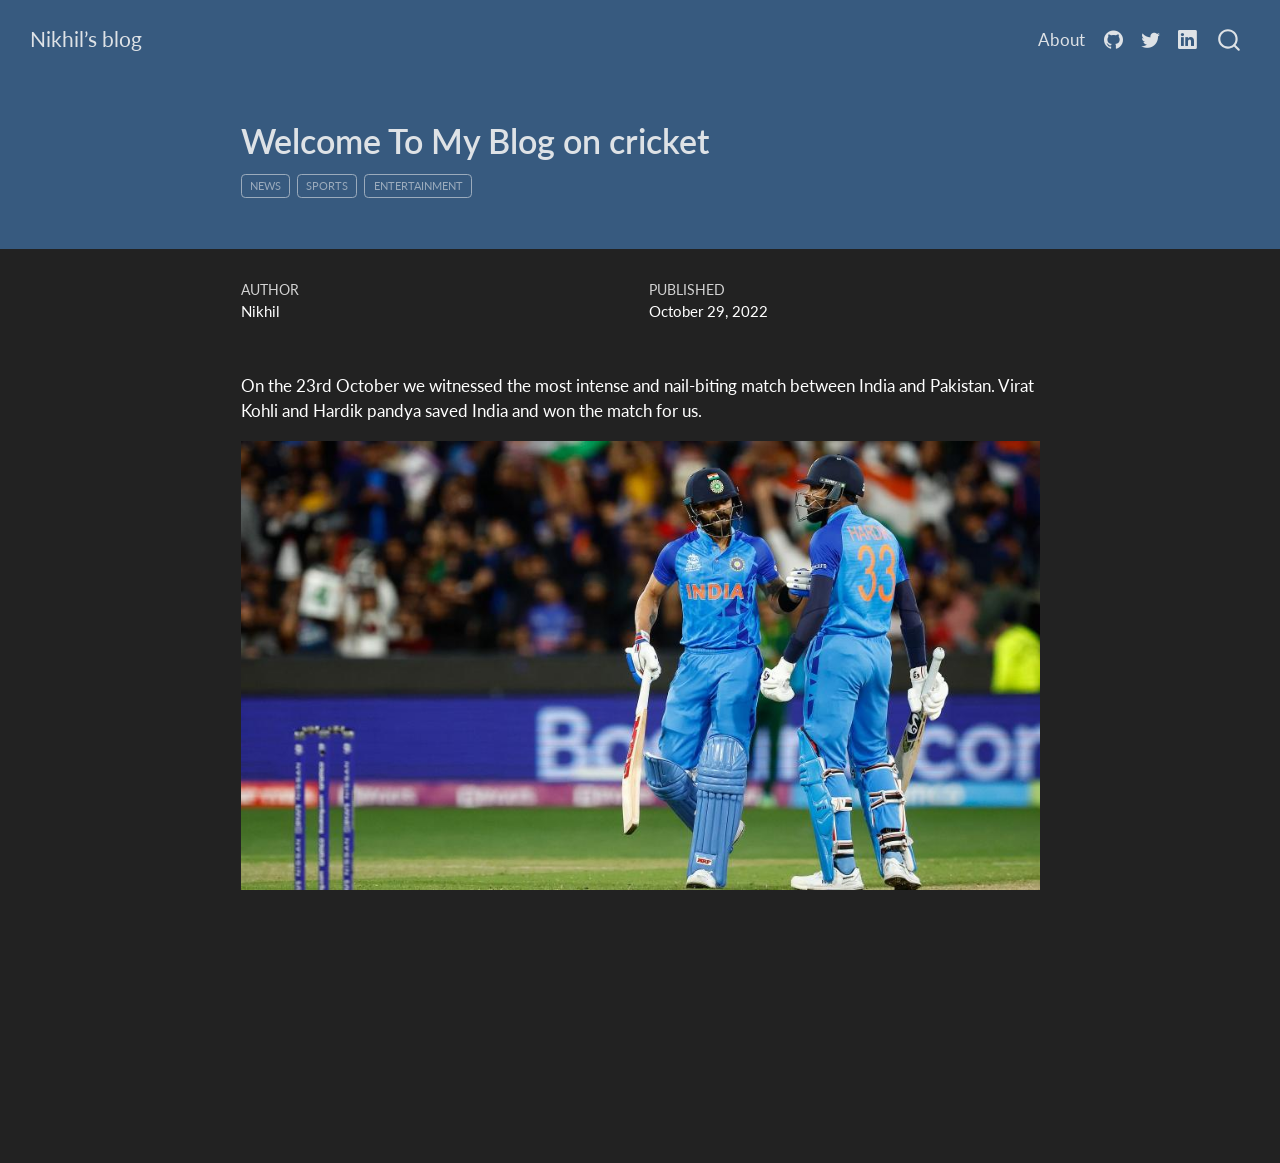
<file: docs/posts/cricket/index.html>
<!DOCTYPE html>
<html xmlns="http://www.w3.org/1999/xhtml" lang="en" xml:lang="en"><head>

<meta charset="utf-8">
<meta name="generator" content="quarto-1.5.57">

<meta name="viewport" content="width=device-width, initial-scale=1.0, user-scalable=yes">

<meta name="author" content="Nikhil">
<meta name="dcterms.date" content="2022-10-29">

<title>Welcome To My Blog on cricket – Nikhil’s blog</title>
<style>
code{white-space: pre-wrap;}
span.smallcaps{font-variant: small-caps;}
div.columns{display: flex; gap: min(4vw, 1.5em);}
div.column{flex: auto; overflow-x: auto;}
div.hanging-indent{margin-left: 1.5em; text-indent: -1.5em;}
ul.task-list{list-style: none;}
ul.task-list li input[type="checkbox"] {
  width: 0.8em;
  margin: 0 0.8em 0.2em -1em; /* quarto-specific, see https://github.com/quarto-dev/quarto-cli/issues/4556 */ 
  vertical-align: middle;
}
</style>


<script src="../../site_libs/quarto-nav/quarto-nav.js"></script>
<script src="../../site_libs/quarto-nav/headroom.min.js"></script>
<script src="../../site_libs/clipboard/clipboard.min.js"></script>
<script src="../../site_libs/quarto-search/autocomplete.umd.js"></script>
<script src="../../site_libs/quarto-search/fuse.min.js"></script>
<script src="../../site_libs/quarto-search/quarto-search.js"></script>
<meta name="quarto:offset" content="../../">
<script src="../../site_libs/quarto-html/quarto.js"></script>
<script src="../../site_libs/quarto-html/popper.min.js"></script>
<script src="../../site_libs/quarto-html/tippy.umd.min.js"></script>
<script src="../../site_libs/quarto-html/anchor.min.js"></script>
<link href="../../site_libs/quarto-html/tippy.css" rel="stylesheet">
<link href="../../site_libs/quarto-html/quarto-syntax-highlighting-dark.css" rel="stylesheet" id="quarto-text-highlighting-styles">
<script src="../../site_libs/bootstrap/bootstrap.min.js"></script>
<link href="../../site_libs/bootstrap/bootstrap-icons.css" rel="stylesheet">
<link href="../../site_libs/bootstrap/bootstrap.min.css" rel="stylesheet" id="quarto-bootstrap" data-mode="dark">
<script id="quarto-search-options" type="application/json">{
  "location": "navbar",
  "copy-button": false,
  "collapse-after": 3,
  "panel-placement": "end",
  "type": "overlay",
  "limit": 50,
  "keyboard-shortcut": [
    "f",
    "/",
    "s"
  ],
  "show-item-context": false,
  "language": {
    "search-no-results-text": "No results",
    "search-matching-documents-text": "matching documents",
    "search-copy-link-title": "Copy link to search",
    "search-hide-matches-text": "Hide additional matches",
    "search-more-match-text": "more match in this document",
    "search-more-matches-text": "more matches in this document",
    "search-clear-button-title": "Clear",
    "search-text-placeholder": "",
    "search-detached-cancel-button-title": "Cancel",
    "search-submit-button-title": "Submit",
    "search-label": "Search"
  }
}</script>


<link rel="stylesheet" href="../../styles.css">
</head>

<body class="nav-fixed fullcontent">

<div id="quarto-search-results"></div>
  <header id="quarto-header" class="headroom fixed-top quarto-banner">
    <nav class="navbar navbar-expand-lg " data-bs-theme="dark">
      <div class="navbar-container container-fluid">
      <div class="navbar-brand-container mx-auto">
    <a class="navbar-brand" href="../../index.html">
    <span class="navbar-title">Nikhil’s blog</span>
    </a>
  </div>
            <div id="quarto-search" class="" title="Search"></div>
          <button class="navbar-toggler" type="button" data-bs-toggle="collapse" data-bs-target="#navbarCollapse" aria-controls="navbarCollapse" role="menu" aria-expanded="false" aria-label="Toggle navigation" onclick="if (window.quartoToggleHeadroom) { window.quartoToggleHeadroom(); }">
  <span class="navbar-toggler-icon"></span>
</button>
          <div class="collapse navbar-collapse" id="navbarCollapse">
            <ul class="navbar-nav navbar-nav-scroll ms-auto">
  <li class="nav-item">
    <a class="nav-link" href="../../about.html"> 
<span class="menu-text">About</span></a>
  </li>  
  <li class="nav-item compact">
    <a class="nav-link" href="https://github.com/nikh123"> <i class="bi bi-github" role="img">
</i> 
<span class="menu-text"></span></a>
  </li>  
  <li class="nav-item compact">
    <a class="nav-link" href="https://twitter.com/Nikh108"> <i class="bi bi-twitter" role="img">
</i> 
<span class="menu-text"></span></a>
  </li>  
  <li class="nav-item compact">
    <a class="nav-link" href="https://www.linkedin.com/in/nikhil-acharya-5a8049258/"> <i class="bi bi-linkedin" role="img">
</i> 
<span class="menu-text"></span></a>
  </li>  
</ul>
          </div> <!-- /navcollapse -->
            <div class="quarto-navbar-tools">
</div>
      </div> <!-- /container-fluid -->
    </nav>
</header>
<!-- content -->
<header id="title-block-header" class="quarto-title-block default page-columns page-full">
  <div class="quarto-title-banner page-columns page-full">
    <div class="quarto-title column-body">
      <h1 class="title">Welcome To My Blog on cricket</h1>
                                <div class="quarto-categories">
                <div class="quarto-category">news</div>
                <div class="quarto-category">sports</div>
                <div class="quarto-category">entertainment</div>
              </div>
                  </div>
  </div>
    
  
  <div class="quarto-title-meta">

      <div>
      <div class="quarto-title-meta-heading">Author</div>
      <div class="quarto-title-meta-contents">
               <p>Nikhil </p>
            </div>
    </div>
      
      <div>
      <div class="quarto-title-meta-heading">Published</div>
      <div class="quarto-title-meta-contents">
        <p class="date">October 29, 2022</p>
      </div>
    </div>
    
      
    </div>
    
  
  </header><div id="quarto-content" class="quarto-container page-columns page-rows-contents page-layout-article page-navbar">
<!-- sidebar -->
<!-- margin-sidebar -->
    
<!-- main -->
<main class="content quarto-banner-title-block" id="quarto-document-content">





<p>On the 23rd October we witnessed the most intense and nail-biting match between India and Pakistan. Virat Kohli and Hardik pandya saved India and won the match for us.</p>
<p><img src="kohli pandya.jpg" class="img-fluid"></p>
<section id="section" class="level1">
<h1></h1>


</section>

</main> <!-- /main -->
<script id="quarto-html-after-body" type="application/javascript">
window.document.addEventListener("DOMContentLoaded", function (event) {
  const toggleBodyColorMode = (bsSheetEl) => {
    const mode = bsSheetEl.getAttribute("data-mode");
    const bodyEl = window.document.querySelector("body");
    if (mode === "dark") {
      bodyEl.classList.add("quarto-dark");
      bodyEl.classList.remove("quarto-light");
    } else {
      bodyEl.classList.add("quarto-light");
      bodyEl.classList.remove("quarto-dark");
    }
  }
  const toggleBodyColorPrimary = () => {
    const bsSheetEl = window.document.querySelector("link#quarto-bootstrap");
    if (bsSheetEl) {
      toggleBodyColorMode(bsSheetEl);
    }
  }
  toggleBodyColorPrimary();  
  const icon = "";
  const anchorJS = new window.AnchorJS();
  anchorJS.options = {
    placement: 'right',
    icon: icon
  };
  anchorJS.add('.anchored');
  const isCodeAnnotation = (el) => {
    for (const clz of el.classList) {
      if (clz.startsWith('code-annotation-')) {                     
        return true;
      }
    }
    return false;
  }
  const onCopySuccess = function(e) {
    // button target
    const button = e.trigger;
    // don't keep focus
    button.blur();
    // flash "checked"
    button.classList.add('code-copy-button-checked');
    var currentTitle = button.getAttribute("title");
    button.setAttribute("title", "Copied!");
    let tooltip;
    if (window.bootstrap) {
      button.setAttribute("data-bs-toggle", "tooltip");
      button.setAttribute("data-bs-placement", "left");
      button.setAttribute("data-bs-title", "Copied!");
      tooltip = new bootstrap.Tooltip(button, 
        { trigger: "manual", 
          customClass: "code-copy-button-tooltip",
          offset: [0, -8]});
      tooltip.show();    
    }
    setTimeout(function() {
      if (tooltip) {
        tooltip.hide();
        button.removeAttribute("data-bs-title");
        button.removeAttribute("data-bs-toggle");
        button.removeAttribute("data-bs-placement");
      }
      button.setAttribute("title", currentTitle);
      button.classList.remove('code-copy-button-checked');
    }, 1000);
    // clear code selection
    e.clearSelection();
  }
  const getTextToCopy = function(trigger) {
      const codeEl = trigger.previousElementSibling.cloneNode(true);
      for (const childEl of codeEl.children) {
        if (isCodeAnnotation(childEl)) {
          childEl.remove();
        }
      }
      return codeEl.innerText;
  }
  const clipboard = new window.ClipboardJS('.code-copy-button:not([data-in-quarto-modal])', {
    text: getTextToCopy
  });
  clipboard.on('success', onCopySuccess);
  if (window.document.getElementById('quarto-embedded-source-code-modal')) {
    // For code content inside modals, clipBoardJS needs to be initialized with a container option
    // TODO: Check when it could be a function (https://github.com/zenorocha/clipboard.js/issues/860)
    const clipboardModal = new window.ClipboardJS('.code-copy-button[data-in-quarto-modal]', {
      text: getTextToCopy,
      container: window.document.getElementById('quarto-embedded-source-code-modal')
    });
    clipboardModal.on('success', onCopySuccess);
  }
    var localhostRegex = new RegExp(/^(?:http|https):\/\/localhost\:?[0-9]*\//);
    var mailtoRegex = new RegExp(/^mailto:/);
      var filterRegex = new RegExp('/' + window.location.host + '/');
    var isInternal = (href) => {
        return filterRegex.test(href) || localhostRegex.test(href) || mailtoRegex.test(href);
    }
    // Inspect non-navigation links and adorn them if external
 	var links = window.document.querySelectorAll('a[href]:not(.nav-link):not(.navbar-brand):not(.toc-action):not(.sidebar-link):not(.sidebar-item-toggle):not(.pagination-link):not(.no-external):not([aria-hidden]):not(.dropdown-item):not(.quarto-navigation-tool):not(.about-link)');
    for (var i=0; i<links.length; i++) {
      const link = links[i];
      if (!isInternal(link.href)) {
        // undo the damage that might have been done by quarto-nav.js in the case of
        // links that we want to consider external
        if (link.dataset.originalHref !== undefined) {
          link.href = link.dataset.originalHref;
        }
      }
    }
  function tippyHover(el, contentFn, onTriggerFn, onUntriggerFn) {
    const config = {
      allowHTML: true,
      maxWidth: 500,
      delay: 100,
      arrow: false,
      appendTo: function(el) {
          return el.parentElement;
      },
      interactive: true,
      interactiveBorder: 10,
      theme: 'quarto',
      placement: 'bottom-start',
    };
    if (contentFn) {
      config.content = contentFn;
    }
    if (onTriggerFn) {
      config.onTrigger = onTriggerFn;
    }
    if (onUntriggerFn) {
      config.onUntrigger = onUntriggerFn;
    }
    window.tippy(el, config); 
  }
  const noterefs = window.document.querySelectorAll('a[role="doc-noteref"]');
  for (var i=0; i<noterefs.length; i++) {
    const ref = noterefs[i];
    tippyHover(ref, function() {
      // use id or data attribute instead here
      let href = ref.getAttribute('data-footnote-href') || ref.getAttribute('href');
      try { href = new URL(href).hash; } catch {}
      const id = href.replace(/^#\/?/, "");
      const note = window.document.getElementById(id);
      if (note) {
        return note.innerHTML;
      } else {
        return "";
      }
    });
  }
  const xrefs = window.document.querySelectorAll('a.quarto-xref');
  const processXRef = (id, note) => {
    // Strip column container classes
    const stripColumnClz = (el) => {
      el.classList.remove("page-full", "page-columns");
      if (el.children) {
        for (const child of el.children) {
          stripColumnClz(child);
        }
      }
    }
    stripColumnClz(note)
    if (id === null || id.startsWith('sec-')) {
      // Special case sections, only their first couple elements
      const container = document.createElement("div");
      if (note.children && note.children.length > 2) {
        container.appendChild(note.children[0].cloneNode(true));
        for (let i = 1; i < note.children.length; i++) {
          const child = note.children[i];
          if (child.tagName === "P" && child.innerText === "") {
            continue;
          } else {
            container.appendChild(child.cloneNode(true));
            break;
          }
        }
        if (window.Quarto?.typesetMath) {
          window.Quarto.typesetMath(container);
        }
        return container.innerHTML
      } else {
        if (window.Quarto?.typesetMath) {
          window.Quarto.typesetMath(note);
        }
        return note.innerHTML;
      }
    } else {
      // Remove any anchor links if they are present
      const anchorLink = note.querySelector('a.anchorjs-link');
      if (anchorLink) {
        anchorLink.remove();
      }
      if (window.Quarto?.typesetMath) {
        window.Quarto.typesetMath(note);
      }
      // TODO in 1.5, we should make sure this works without a callout special case
      if (note.classList.contains("callout")) {
        return note.outerHTML;
      } else {
        return note.innerHTML;
      }
    }
  }
  for (var i=0; i<xrefs.length; i++) {
    const xref = xrefs[i];
    tippyHover(xref, undefined, function(instance) {
      instance.disable();
      let url = xref.getAttribute('href');
      let hash = undefined; 
      if (url.startsWith('#')) {
        hash = url;
      } else {
        try { hash = new URL(url).hash; } catch {}
      }
      if (hash) {
        const id = hash.replace(/^#\/?/, "");
        const note = window.document.getElementById(id);
        if (note !== null) {
          try {
            const html = processXRef(id, note.cloneNode(true));
            instance.setContent(html);
          } finally {
            instance.enable();
            instance.show();
          }
        } else {
          // See if we can fetch this
          fetch(url.split('#')[0])
          .then(res => res.text())
          .then(html => {
            const parser = new DOMParser();
            const htmlDoc = parser.parseFromString(html, "text/html");
            const note = htmlDoc.getElementById(id);
            if (note !== null) {
              const html = processXRef(id, note);
              instance.setContent(html);
            } 
          }).finally(() => {
            instance.enable();
            instance.show();
          });
        }
      } else {
        // See if we can fetch a full url (with no hash to target)
        // This is a special case and we should probably do some content thinning / targeting
        fetch(url)
        .then(res => res.text())
        .then(html => {
          const parser = new DOMParser();
          const htmlDoc = parser.parseFromString(html, "text/html");
          const note = htmlDoc.querySelector('main.content');
          if (note !== null) {
            // This should only happen for chapter cross references
            // (since there is no id in the URL)
            // remove the first header
            if (note.children.length > 0 && note.children[0].tagName === "HEADER") {
              note.children[0].remove();
            }
            const html = processXRef(null, note);
            instance.setContent(html);
          } 
        }).finally(() => {
          instance.enable();
          instance.show();
        });
      }
    }, function(instance) {
    });
  }
      let selectedAnnoteEl;
      const selectorForAnnotation = ( cell, annotation) => {
        let cellAttr = 'data-code-cell="' + cell + '"';
        let lineAttr = 'data-code-annotation="' +  annotation + '"';
        const selector = 'span[' + cellAttr + '][' + lineAttr + ']';
        return selector;
      }
      const selectCodeLines = (annoteEl) => {
        const doc = window.document;
        const targetCell = annoteEl.getAttribute("data-target-cell");
        const targetAnnotation = annoteEl.getAttribute("data-target-annotation");
        const annoteSpan = window.document.querySelector(selectorForAnnotation(targetCell, targetAnnotation));
        const lines = annoteSpan.getAttribute("data-code-lines").split(",");
        const lineIds = lines.map((line) => {
          return targetCell + "-" + line;
        })
        let top = null;
        let height = null;
        let parent = null;
        if (lineIds.length > 0) {
            //compute the position of the single el (top and bottom and make a div)
            const el = window.document.getElementById(lineIds[0]);
            top = el.offsetTop;
            height = el.offsetHeight;
            parent = el.parentElement.parentElement;
          if (lineIds.length > 1) {
            const lastEl = window.document.getElementById(lineIds[lineIds.length - 1]);
            const bottom = lastEl.offsetTop + lastEl.offsetHeight;
            height = bottom - top;
          }
          if (top !== null && height !== null && parent !== null) {
            // cook up a div (if necessary) and position it 
            let div = window.document.getElementById("code-annotation-line-highlight");
            if (div === null) {
              div = window.document.createElement("div");
              div.setAttribute("id", "code-annotation-line-highlight");
              div.style.position = 'absolute';
              parent.appendChild(div);
            }
            div.style.top = top - 2 + "px";
            div.style.height = height + 4 + "px";
            div.style.left = 0;
            let gutterDiv = window.document.getElementById("code-annotation-line-highlight-gutter");
            if (gutterDiv === null) {
              gutterDiv = window.document.createElement("div");
              gutterDiv.setAttribute("id", "code-annotation-line-highlight-gutter");
              gutterDiv.style.position = 'absolute';
              const codeCell = window.document.getElementById(targetCell);
              const gutter = codeCell.querySelector('.code-annotation-gutter');
              gutter.appendChild(gutterDiv);
            }
            gutterDiv.style.top = top - 2 + "px";
            gutterDiv.style.height = height + 4 + "px";
          }
          selectedAnnoteEl = annoteEl;
        }
      };
      const unselectCodeLines = () => {
        const elementsIds = ["code-annotation-line-highlight", "code-annotation-line-highlight-gutter"];
        elementsIds.forEach((elId) => {
          const div = window.document.getElementById(elId);
          if (div) {
            div.remove();
          }
        });
        selectedAnnoteEl = undefined;
      };
        // Handle positioning of the toggle
    window.addEventListener(
      "resize",
      throttle(() => {
        elRect = undefined;
        if (selectedAnnoteEl) {
          selectCodeLines(selectedAnnoteEl);
        }
      }, 10)
    );
    function throttle(fn, ms) {
    let throttle = false;
    let timer;
      return (...args) => {
        if(!throttle) { // first call gets through
            fn.apply(this, args);
            throttle = true;
        } else { // all the others get throttled
            if(timer) clearTimeout(timer); // cancel #2
            timer = setTimeout(() => {
              fn.apply(this, args);
              timer = throttle = false;
            }, ms);
        }
      };
    }
      // Attach click handler to the DT
      const annoteDls = window.document.querySelectorAll('dt[data-target-cell]');
      for (const annoteDlNode of annoteDls) {
        annoteDlNode.addEventListener('click', (event) => {
          const clickedEl = event.target;
          if (clickedEl !== selectedAnnoteEl) {
            unselectCodeLines();
            const activeEl = window.document.querySelector('dt[data-target-cell].code-annotation-active');
            if (activeEl) {
              activeEl.classList.remove('code-annotation-active');
            }
            selectCodeLines(clickedEl);
            clickedEl.classList.add('code-annotation-active');
          } else {
            // Unselect the line
            unselectCodeLines();
            clickedEl.classList.remove('code-annotation-active');
          }
        });
      }
  const findCites = (el) => {
    const parentEl = el.parentElement;
    if (parentEl) {
      const cites = parentEl.dataset.cites;
      if (cites) {
        return {
          el,
          cites: cites.split(' ')
        };
      } else {
        return findCites(el.parentElement)
      }
    } else {
      return undefined;
    }
  };
  var bibliorefs = window.document.querySelectorAll('a[role="doc-biblioref"]');
  for (var i=0; i<bibliorefs.length; i++) {
    const ref = bibliorefs[i];
    const citeInfo = findCites(ref);
    if (citeInfo) {
      tippyHover(citeInfo.el, function() {
        var popup = window.document.createElement('div');
        citeInfo.cites.forEach(function(cite) {
          var citeDiv = window.document.createElement('div');
          citeDiv.classList.add('hanging-indent');
          citeDiv.classList.add('csl-entry');
          var biblioDiv = window.document.getElementById('ref-' + cite);
          if (biblioDiv) {
            citeDiv.innerHTML = biblioDiv.innerHTML;
          }
          popup.appendChild(citeDiv);
        });
        return popup.innerHTML;
      });
    }
  }
});
</script>
</div> <!-- /content -->




</body></html>
</file>
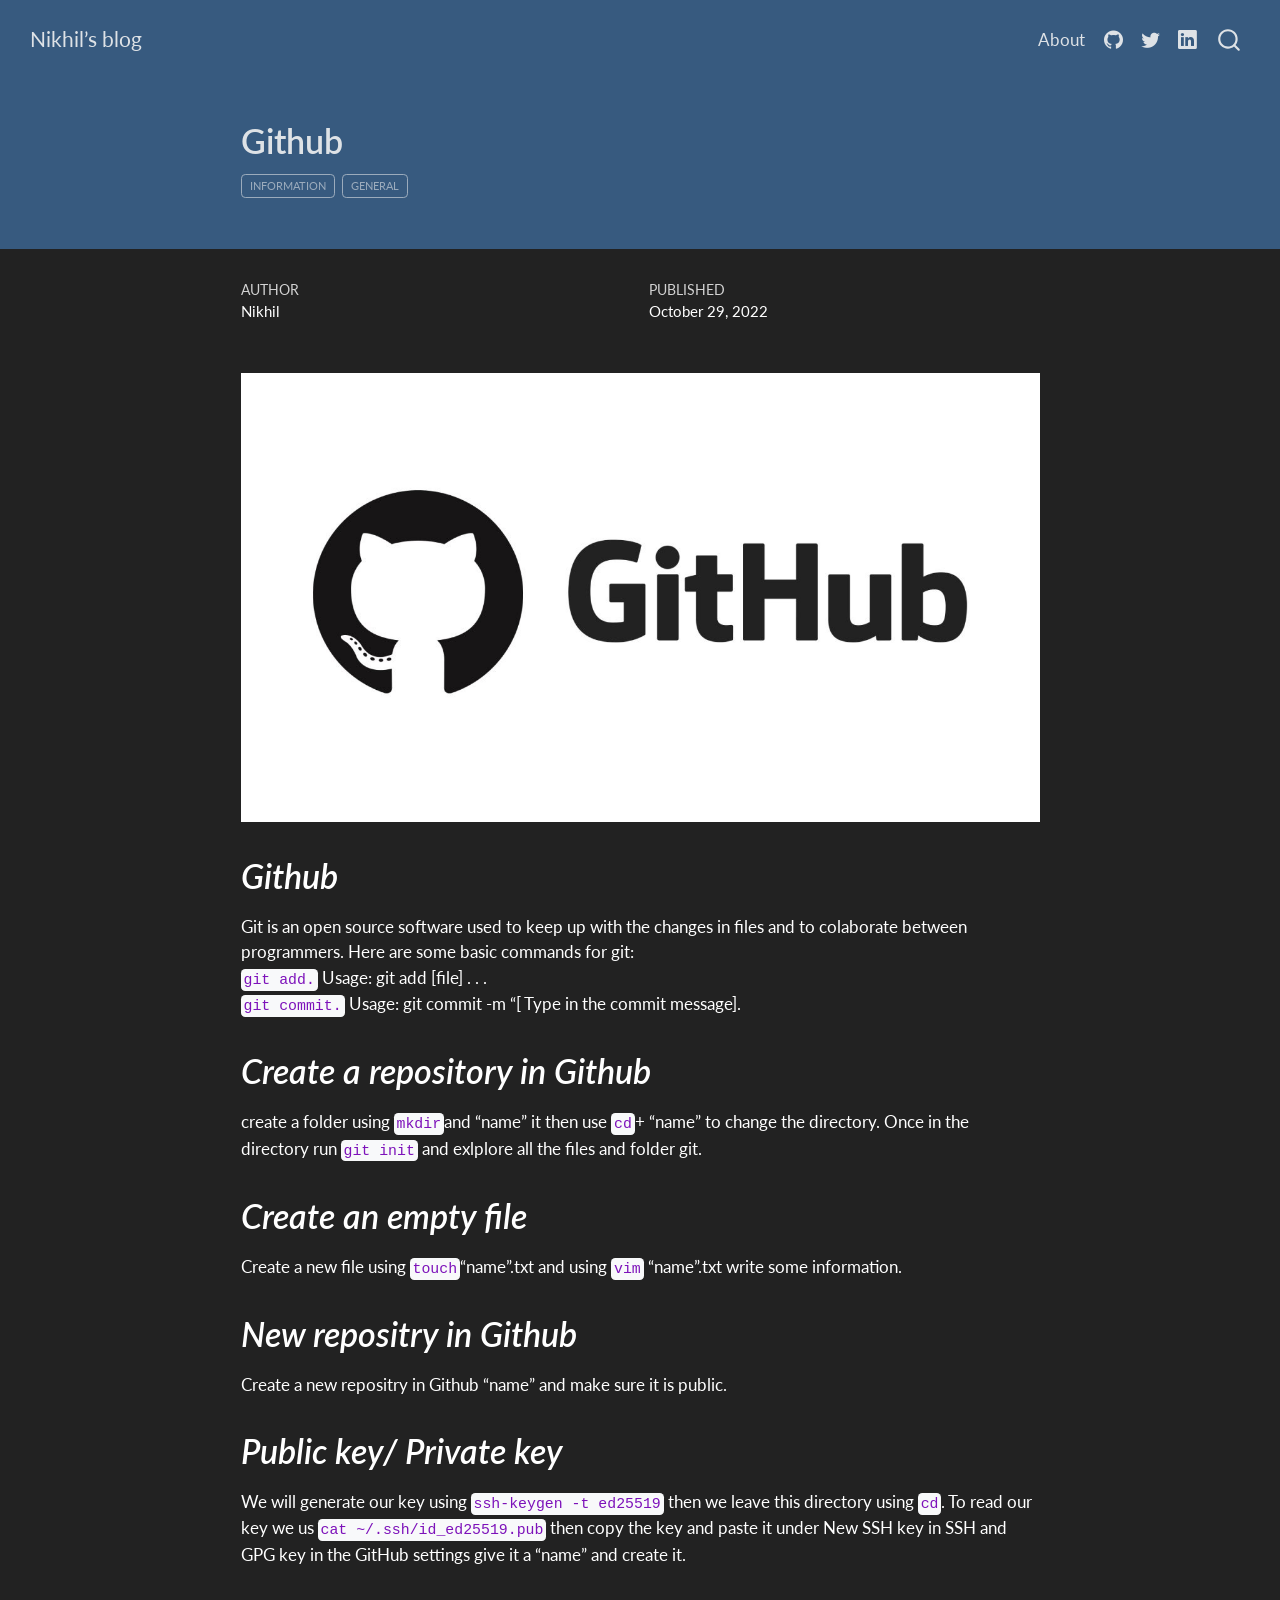
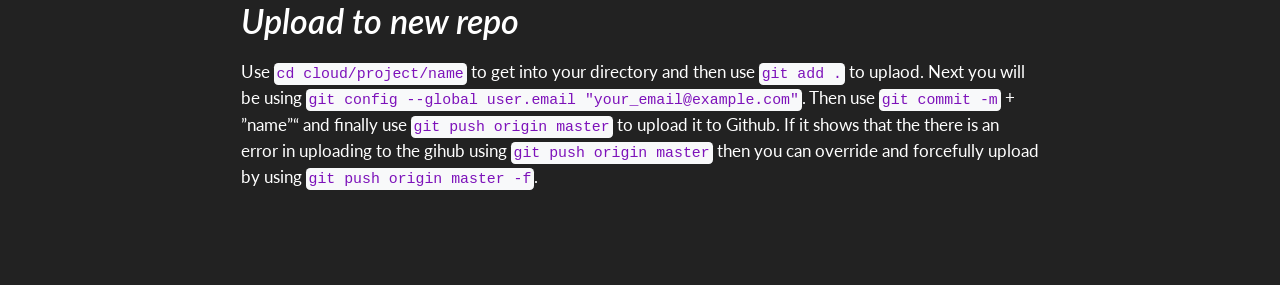
<file: docs/posts/Github/index.html>
<!DOCTYPE html>
<html xmlns="http://www.w3.org/1999/xhtml" lang="en" xml:lang="en"><head>

<meta charset="utf-8">
<meta name="generator" content="quarto-1.1.251">

<meta name="viewport" content="width=device-width, initial-scale=1.0, user-scalable=yes">

<meta name="author" content="Nikhil">
<meta name="dcterms.date" content="2022-10-29">

<title>Nikhil’s blog - Github</title>
<style>
code{white-space: pre-wrap;}
span.smallcaps{font-variant: small-caps;}
div.columns{display: flex; gap: min(4vw, 1.5em);}
div.column{flex: auto; overflow-x: auto;}
div.hanging-indent{margin-left: 1.5em; text-indent: -1.5em;}
ul.task-list{list-style: none;}
ul.task-list li input[type="checkbox"] {
  width: 0.8em;
  margin: 0 0.8em 0.2em -1.6em;
  vertical-align: middle;
}
</style>


<script src="../../site_libs/quarto-nav/quarto-nav.js"></script>
<script src="../../site_libs/quarto-nav/headroom.min.js"></script>
<script src="../../site_libs/clipboard/clipboard.min.js"></script>
<script src="../../site_libs/quarto-search/autocomplete.umd.js"></script>
<script src="../../site_libs/quarto-search/fuse.min.js"></script>
<script src="../../site_libs/quarto-search/quarto-search.js"></script>
<meta name="quarto:offset" content="../../">
<script src="../../site_libs/quarto-html/quarto.js"></script>
<script src="../../site_libs/quarto-html/popper.min.js"></script>
<script src="../../site_libs/quarto-html/tippy.umd.min.js"></script>
<script src="../../site_libs/quarto-html/anchor.min.js"></script>
<link href="../../site_libs/quarto-html/tippy.css" rel="stylesheet">
<link href="../../site_libs/quarto-html/quarto-syntax-highlighting-dark.css" rel="stylesheet" id="quarto-text-highlighting-styles">
<script src="../../site_libs/bootstrap/bootstrap.min.js"></script>
<link href="../../site_libs/bootstrap/bootstrap-icons.css" rel="stylesheet">
<link href="../../site_libs/bootstrap/bootstrap.min.css" rel="stylesheet" id="quarto-bootstrap" data-mode="dark">
<script id="quarto-search-options" type="application/json">{
  "location": "navbar",
  "copy-button": false,
  "collapse-after": 3,
  "panel-placement": "end",
  "type": "overlay",
  "limit": 20,
  "language": {
    "search-no-results-text": "No results",
    "search-matching-documents-text": "matching documents",
    "search-copy-link-title": "Copy link to search",
    "search-hide-matches-text": "Hide additional matches",
    "search-more-match-text": "more match in this document",
    "search-more-matches-text": "more matches in this document",
    "search-clear-button-title": "Clear",
    "search-detached-cancel-button-title": "Cancel",
    "search-submit-button-title": "Submit"
  }
}</script>


<link rel="stylesheet" href="../../styles.css">
</head>

<body class="nav-fixed fullcontent">

<div id="quarto-search-results"></div>
  <header id="quarto-header" class="headroom fixed-top">
    <nav class="navbar navbar-expand-lg navbar-dark ">
      <div class="navbar-container container-fluid">
      <div class="navbar-brand-container">
    <a class="navbar-brand" href="../../index.html">
    <span class="navbar-title">Nikhil’s blog</span>
    </a>
  </div>
          <button class="navbar-toggler" type="button" data-bs-toggle="collapse" data-bs-target="#navbarCollapse" aria-controls="navbarCollapse" aria-expanded="false" aria-label="Toggle navigation" onclick="if (window.quartoToggleHeadroom) { window.quartoToggleHeadroom(); }">
  <span class="navbar-toggler-icon"></span>
</button>
          <div class="collapse navbar-collapse" id="navbarCollapse">
            <ul class="navbar-nav navbar-nav-scroll ms-auto">
  <li class="nav-item">
    <a class="nav-link" href="../../about.html">About</a>
  </li>  
  <li class="nav-item compact">
    <a class="nav-link" href="https://github.com/nikh123"><i class="bi bi-github" role="img">
</i> 
 </a>
  </li>  
  <li class="nav-item compact">
    <a class="nav-link" href="https://twitter.com/Nikh108"><i class="bi bi-twitter" role="img">
</i> 
 </a>
  </li>  
  <li class="nav-item compact">
    <a class="nav-link" href="https://www.linkedin.com/in/nikhil-acharya-5a8049258/"><i class="bi bi-linkedin" role="img">
</i> 
 </a>
  </li>  
</ul>
              <div id="quarto-search" class="" title="Search"></div>
          </div> <!-- /navcollapse -->
      </div> <!-- /container-fluid -->
    </nav>
</header>
<!-- content -->
<header id="title-block-header" class="quarto-title-block default page-columns page-full">
  <div class="quarto-title-banner page-columns page-full">
    <div class="quarto-title column-body">
      <h1 class="title">Github</h1>
                                <div class="quarto-categories">
                <div class="quarto-category">information</div>
                <div class="quarto-category">General</div>
              </div>
                  </div>
  </div>
    
  
  <div class="quarto-title-meta">

      <div>
      <div class="quarto-title-meta-heading">Author</div>
      <div class="quarto-title-meta-contents">
               <p>Nikhil </p>
            </div>
    </div>
      
      <div>
      <div class="quarto-title-meta-heading">Published</div>
      <div class="quarto-title-meta-contents">
        <p class="date">October 29, 2022</p>
      </div>
    </div>
      
    </div>
    
  
  </header><div id="quarto-content" class="quarto-container page-columns page-rows-contents page-layout-article page-navbar">
<!-- sidebar -->
<!-- margin-sidebar -->
    
<!-- main -->
<main class="content quarto-banner-title-block" id="quarto-document-content">




<p><img src="github.jpg" class="img-fluid"></p>
<section id="github" class="level1">
<h1><em>Github</em></h1>
<p>Git is an open source software used to keep up with the changes in files and to colaborate between programmers. Here are some basic commands for git:<br>
<code>git add.</code> Usage: git add [file] . . .<br>
<code>git commit.</code> Usage: git commit -m “[ Type in the commit message].</p>
</section>
<section id="create-a-repository-in-github" class="level1">
<h1><em>Create a repository in Github</em></h1>
<p>create a folder using <code>mkdir</code>and “name” it then use <code>cd</code>+ “name” to change the directory. Once in the directory run <code>git init</code> and exlplore all the files and folder git.</p>
</section>
<section id="create-an-empty-file" class="level1">
<h1><em>Create an empty file</em></h1>
<p>Create a new file using <code>touch</code>“name”.txt and using <code>vim</code> “name”.txt write some information.</p>
</section>
<section id="new-repositry-in-github" class="level1">
<h1><em>New repositry in Github</em></h1>
<p>Create a new repositry in Github “name” and make sure it is public.</p>
</section>
<section id="public-key-private-key" class="level1">
<h1><em>Public key/ Private key</em></h1>
<p>We will generate our key using <code>ssh-keygen -t ed25519</code> then we leave this directory using <code>cd</code>. To read our key we us <code>cat ~/.ssh/id_ed25519.pub</code> then copy the key and paste it under New SSH key in SSH and GPG key in the GitHub settings give it a “name” and create it.</p>
</section>
<section id="upload-to-new-repo" class="level1">
<h1><em>Upload to new repo</em></h1>
<p>Use <code>cd cloud/project/name</code> to get into your directory and then use <code>git add .</code> to uplaod. Next you will be using <code>git config --global user.email "your_email@example.com"</code>. Then use <code>git commit -m</code> + ”name”“ and finally use <code>git push origin master</code> to upload it to Github. If it shows that the there is an error in uploading to the gihub using <code>git push origin master</code> then you can override and forcefully upload by using <code>git push origin master -f</code>.</p>


</section>

</main> <!-- /main -->
<script id="quarto-html-after-body" type="application/javascript">
window.document.addEventListener("DOMContentLoaded", function (event) {
  const toggleBodyColorMode = (bsSheetEl) => {
    const mode = bsSheetEl.getAttribute("data-mode");
    const bodyEl = window.document.querySelector("body");
    if (mode === "dark") {
      bodyEl.classList.add("quarto-dark");
      bodyEl.classList.remove("quarto-light");
    } else {
      bodyEl.classList.add("quarto-light");
      bodyEl.classList.remove("quarto-dark");
    }
  }
  const toggleBodyColorPrimary = () => {
    const bsSheetEl = window.document.querySelector("link#quarto-bootstrap");
    if (bsSheetEl) {
      toggleBodyColorMode(bsSheetEl);
    }
  }
  toggleBodyColorPrimary();  
  const icon = "";
  const anchorJS = new window.AnchorJS();
  anchorJS.options = {
    placement: 'right',
    icon: icon
  };
  anchorJS.add('.anchored');
  const clipboard = new window.ClipboardJS('.code-copy-button', {
    target: function(trigger) {
      return trigger.previousElementSibling;
    }
  });
  clipboard.on('success', function(e) {
    // button target
    const button = e.trigger;
    // don't keep focus
    button.blur();
    // flash "checked"
    button.classList.add('code-copy-button-checked');
    var currentTitle = button.getAttribute("title");
    button.setAttribute("title", "Copied!");
    setTimeout(function() {
      button.setAttribute("title", currentTitle);
      button.classList.remove('code-copy-button-checked');
    }, 1000);
    // clear code selection
    e.clearSelection();
  });
  function tippyHover(el, contentFn) {
    const config = {
      allowHTML: true,
      content: contentFn,
      maxWidth: 500,
      delay: 100,
      arrow: false,
      appendTo: function(el) {
          return el.parentElement;
      },
      interactive: true,
      interactiveBorder: 10,
      theme: 'quarto',
      placement: 'bottom-start'
    };
    window.tippy(el, config); 
  }
  const noterefs = window.document.querySelectorAll('a[role="doc-noteref"]');
  for (var i=0; i<noterefs.length; i++) {
    const ref = noterefs[i];
    tippyHover(ref, function() {
      // use id or data attribute instead here
      let href = ref.getAttribute('data-footnote-href') || ref.getAttribute('href');
      try { href = new URL(href).hash; } catch {}
      const id = href.replace(/^#\/?/, "");
      const note = window.document.getElementById(id);
      return note.innerHTML;
    });
  }
  var bibliorefs = window.document.querySelectorAll('a[role="doc-biblioref"]');
  for (var i=0; i<bibliorefs.length; i++) {
    const ref = bibliorefs[i];
    const cites = ref.parentNode.getAttribute('data-cites').split(' ');
    tippyHover(ref, function() {
      var popup = window.document.createElement('div');
      cites.forEach(function(cite) {
        var citeDiv = window.document.createElement('div');
        citeDiv.classList.add('hanging-indent');
        citeDiv.classList.add('csl-entry');
        var biblioDiv = window.document.getElementById('ref-' + cite);
        if (biblioDiv) {
          citeDiv.innerHTML = biblioDiv.innerHTML;
        }
        popup.appendChild(citeDiv);
      });
      return popup.innerHTML;
    });
  }
});
</script>
</div> <!-- /content -->



</body></html>
</file>
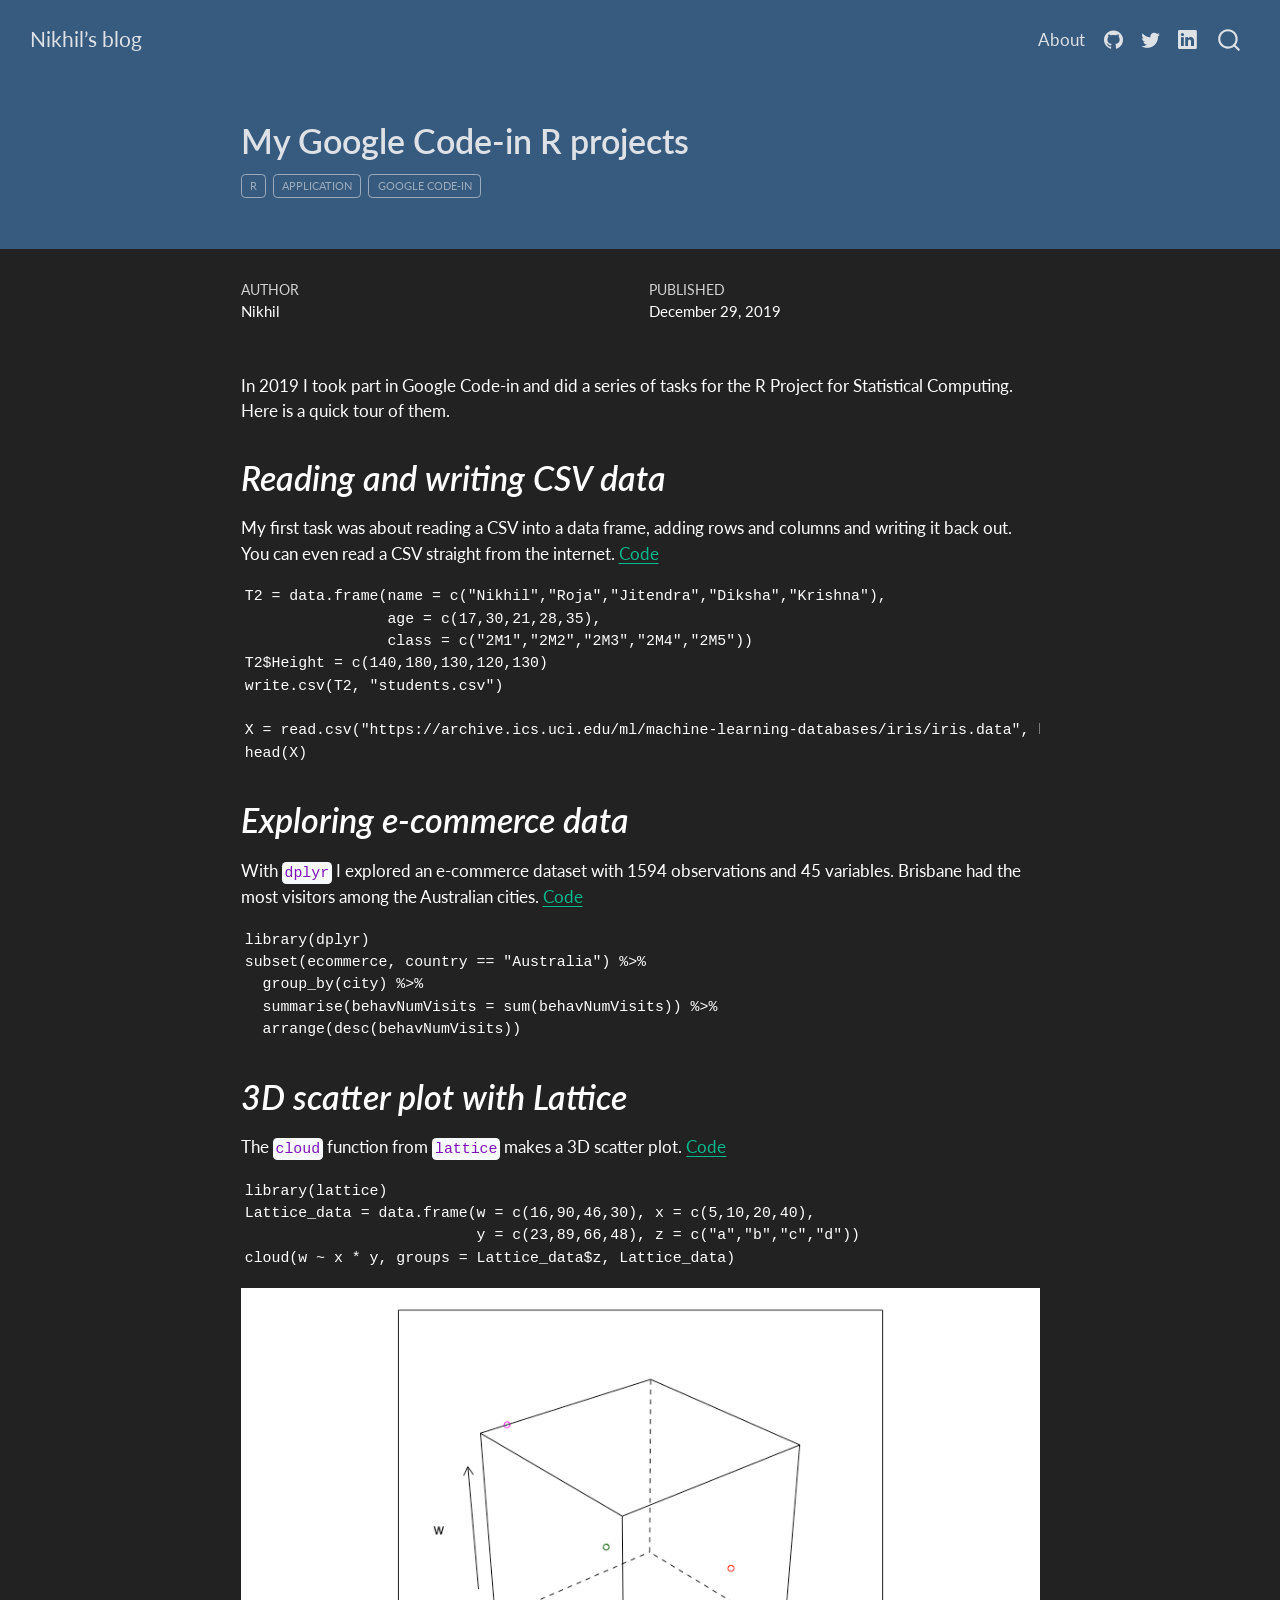
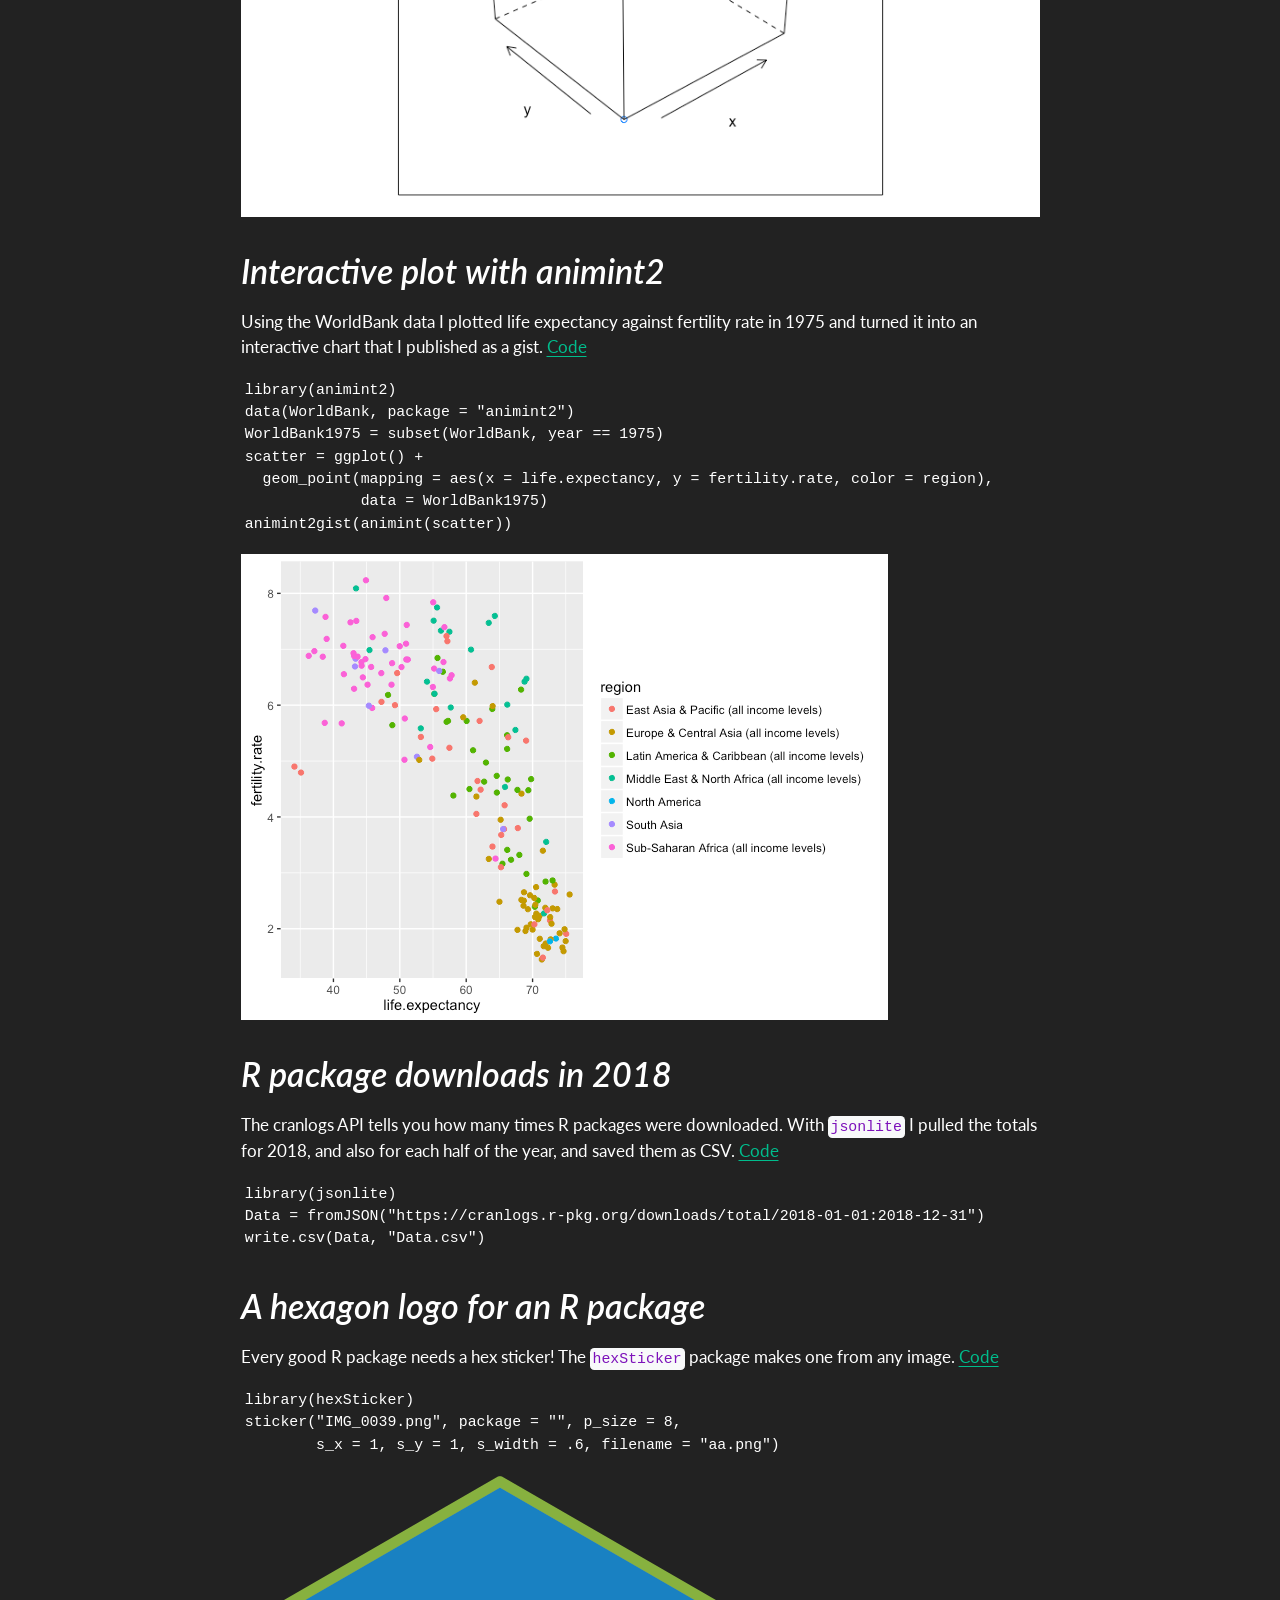
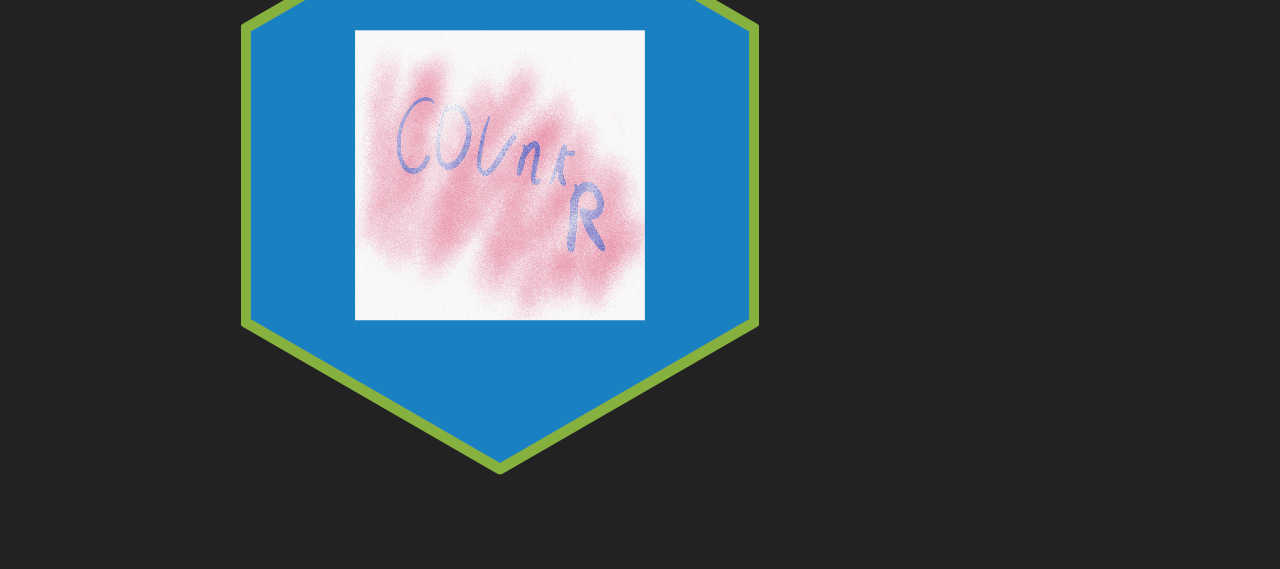
<file: docs/posts/google-code-in/index.html>
<!DOCTYPE html>
<html xmlns="http://www.w3.org/1999/xhtml" lang="en" xml:lang="en"><head>

<meta charset="utf-8">
<meta name="generator" content="quarto-1.5.57">

<meta name="viewport" content="width=device-width, initial-scale=1.0, user-scalable=yes">

<meta name="author" content="Nikhil">
<meta name="dcterms.date" content="2019-12-29">

<title>My Google Code-in R projects – Nikhil’s blog</title>
<style>
code{white-space: pre-wrap;}
span.smallcaps{font-variant: small-caps;}
div.columns{display: flex; gap: min(4vw, 1.5em);}
div.column{flex: auto; overflow-x: auto;}
div.hanging-indent{margin-left: 1.5em; text-indent: -1.5em;}
ul.task-list{list-style: none;}
ul.task-list li input[type="checkbox"] {
  width: 0.8em;
  margin: 0 0.8em 0.2em -1em; /* quarto-specific, see https://github.com/quarto-dev/quarto-cli/issues/4556 */ 
  vertical-align: middle;
}
</style>


<script src="../../site_libs/quarto-nav/quarto-nav.js"></script>
<script src="../../site_libs/quarto-nav/headroom.min.js"></script>
<script src="../../site_libs/clipboard/clipboard.min.js"></script>
<script src="../../site_libs/quarto-search/autocomplete.umd.js"></script>
<script src="../../site_libs/quarto-search/fuse.min.js"></script>
<script src="../../site_libs/quarto-search/quarto-search.js"></script>
<meta name="quarto:offset" content="../../">
<script src="../../site_libs/quarto-html/quarto.js"></script>
<script src="../../site_libs/quarto-html/popper.min.js"></script>
<script src="../../site_libs/quarto-html/tippy.umd.min.js"></script>
<script src="../../site_libs/quarto-html/anchor.min.js"></script>
<link href="../../site_libs/quarto-html/tippy.css" rel="stylesheet">
<link href="../../site_libs/quarto-html/quarto-syntax-highlighting-dark.css" rel="stylesheet" id="quarto-text-highlighting-styles">
<script src="../../site_libs/bootstrap/bootstrap.min.js"></script>
<link href="../../site_libs/bootstrap/bootstrap-icons.css" rel="stylesheet">
<link href="../../site_libs/bootstrap/bootstrap.min.css" rel="stylesheet" id="quarto-bootstrap" data-mode="dark">
<script id="quarto-search-options" type="application/json">{
  "location": "navbar",
  "copy-button": false,
  "collapse-after": 3,
  "panel-placement": "end",
  "type": "overlay",
  "limit": 50,
  "keyboard-shortcut": [
    "f",
    "/",
    "s"
  ],
  "show-item-context": false,
  "language": {
    "search-no-results-text": "No results",
    "search-matching-documents-text": "matching documents",
    "search-copy-link-title": "Copy link to search",
    "search-hide-matches-text": "Hide additional matches",
    "search-more-match-text": "more match in this document",
    "search-more-matches-text": "more matches in this document",
    "search-clear-button-title": "Clear",
    "search-text-placeholder": "",
    "search-detached-cancel-button-title": "Cancel",
    "search-submit-button-title": "Submit",
    "search-label": "Search"
  }
}</script>


<link rel="stylesheet" href="../../styles.css">
</head>

<body class="nav-fixed fullcontent">

<div id="quarto-search-results"></div>
  <header id="quarto-header" class="headroom fixed-top quarto-banner">
    <nav class="navbar navbar-expand-lg " data-bs-theme="dark">
      <div class="navbar-container container-fluid">
      <div class="navbar-brand-container mx-auto">
    <a class="navbar-brand" href="../../index.html">
    <span class="navbar-title">Nikhil’s blog</span>
    </a>
  </div>
            <div id="quarto-search" class="" title="Search"></div>
          <button class="navbar-toggler" type="button" data-bs-toggle="collapse" data-bs-target="#navbarCollapse" aria-controls="navbarCollapse" role="menu" aria-expanded="false" aria-label="Toggle navigation" onclick="if (window.quartoToggleHeadroom) { window.quartoToggleHeadroom(); }">
  <span class="navbar-toggler-icon"></span>
</button>
          <div class="collapse navbar-collapse" id="navbarCollapse">
            <ul class="navbar-nav navbar-nav-scroll ms-auto">
  <li class="nav-item">
    <a class="nav-link" href="../../about.html"> 
<span class="menu-text">About</span></a>
  </li>  
  <li class="nav-item compact">
    <a class="nav-link" href="https://github.com/nikh123"> <i class="bi bi-github" role="img">
</i> 
<span class="menu-text"></span></a>
  </li>  
  <li class="nav-item compact">
    <a class="nav-link" href="https://twitter.com/Nikh108"> <i class="bi bi-twitter" role="img">
</i> 
<span class="menu-text"></span></a>
  </li>  
  <li class="nav-item compact">
    <a class="nav-link" href="https://www.linkedin.com/in/nikhil-acharya-5a8049258/"> <i class="bi bi-linkedin" role="img">
</i> 
<span class="menu-text"></span></a>
  </li>  
</ul>
          </div> <!-- /navcollapse -->
            <div class="quarto-navbar-tools">
</div>
      </div> <!-- /container-fluid -->
    </nav>
</header>
<!-- content -->
<header id="title-block-header" class="quarto-title-block default page-columns page-full">
  <div class="quarto-title-banner page-columns page-full">
    <div class="quarto-title column-body">
      <h1 class="title">My Google Code-in R projects</h1>
                                <div class="quarto-categories">
                <div class="quarto-category">R</div>
                <div class="quarto-category">application</div>
                <div class="quarto-category">Google Code-in</div>
              </div>
                  </div>
  </div>
    
  
  <div class="quarto-title-meta">

      <div>
      <div class="quarto-title-meta-heading">Author</div>
      <div class="quarto-title-meta-contents">
               <p>Nikhil </p>
            </div>
    </div>
      
      <div>
      <div class="quarto-title-meta-heading">Published</div>
      <div class="quarto-title-meta-contents">
        <p class="date">December 29, 2019</p>
      </div>
    </div>
    
      
    </div>
    
  
  </header><div id="quarto-content" class="quarto-container page-columns page-rows-contents page-layout-article page-navbar">
<!-- sidebar -->
<!-- margin-sidebar -->
    
<!-- main -->
<main class="content quarto-banner-title-block" id="quarto-document-content">





<p>In 2019 I took part in Google Code-in and did a series of tasks for the R Project for Statistical Computing. Here is a quick tour of them.</p>
<section id="reading-and-writing-csv-data" class="level1">
<h1><em>Reading and writing CSV data</em></h1>
<p>My first task was about reading a CSV into a data frame, adding rows and columns and writing it back out. You can even read a CSV straight from the internet. <a href="https://github.com/nikh123/code-in">Code</a></p>
<pre><code>T2 = data.frame(name = c("Nikhil","Roja","Jitendra","Diksha","Krishna"),
                age = c(17,30,21,28,35),
                class = c("2M1","2M2","2M3","2M4","2M5"))
T2$Height = c(140,180,130,120,130)
write.csv(T2, "students.csv")

X = read.csv("https://archive.ics.uci.edu/ml/machine-learning-databases/iris/iris.data", header = FALSE)
head(X)</code></pre>
</section>
<section id="exploring-e-commerce-data" class="level1">
<h1><em>Exploring e-commerce data</em></h1>
<p>With <code>dplyr</code> I explored an e-commerce dataset with 1594 observations and 45 variables. Brisbane had the most visitors among the Australian cities. <a href="https://github.com/nikh123/Exploring-E-commerce-data-Task2-">Code</a></p>
<pre><code>library(dplyr)
subset(ecommerce, country == "Australia") %&gt;%
  group_by(city) %&gt;%
  summarise(behavNumVisits = sum(behavNumVisits)) %&gt;%
  arrange(desc(behavNumVisits))</code></pre>
</section>
<section id="d-scatter-plot-with-lattice" class="level1">
<h1><em>3D scatter plot with Lattice</em></h1>
<p>The <code>cloud</code> function from <code>lattice</code> makes a 3D scatter plot. <a href="https://github.com/nikh123/Data-Visualization-in-R-with-Lattice-Graphics">Code</a></p>
<pre><code>library(lattice)
Lattice_data = data.frame(w = c(16,90,46,30), x = c(5,10,20,40),
                          y = c(23,89,66,48), z = c("a","b","c","d"))
cloud(w ~ x * y, groups = Lattice_data$z, Lattice_data)</code></pre>
<p><img src="lattice.png" class="img-fluid"></p>
</section>
<section id="interactive-plot-with-animint2" class="level1">
<h1><em>Interactive plot with animint2</em></h1>
<p>Using the WorldBank data I plotted life expectancy against fertility rate in 1975 and turned it into an interactive chart that I published as a gist. <a href="https://github.com/nikh123/Creating-an-interactive-data-visualization-using-animint2">Code</a></p>
<pre><code>library(animint2)
data(WorldBank, package = "animint2")
WorldBank1975 = subset(WorldBank, year == 1975)
scatter = ggplot() +
  geom_point(mapping = aes(x = life.expectancy, y = fertility.rate, color = region),
             data = WorldBank1975)
animint2gist(animint(scatter))</code></pre>
<p><img src="animint2.png" class="img-fluid"></p>
</section>
<section id="r-package-downloads-in-2018" class="level1">
<h1><em>R package downloads in 2018</em></h1>
<p>The cranlogs API tells you how many times R packages were downloaded. With <code>jsonlite</code> I pulled the totals for 2018, and also for each half of the year, and saved them as CSV. <a href="https://github.com/nikh123/Summary-of-R-packages-download-in-2018">Code</a></p>
<pre><code>library(jsonlite)
Data = fromJSON("https://cranlogs.r-pkg.org/downloads/total/2018-01-01:2018-12-31")
write.csv(Data, "Data.csv")</code></pre>
</section>
<section id="a-hexagon-logo-for-an-r-package" class="level1">
<h1><em>A hexagon logo for an R package</em></h1>
<p>Every good R package needs a hex sticker! The <code>hexSticker</code> package makes one from any image. <a href="https://github.com/nikh123/Creat-a-Hexagone-logo-for-an-R-package">Code</a></p>
<pre><code>library(hexSticker)
sticker("IMG_0039.png", package = "", p_size = 8,
        s_x = 1, s_y = 1, s_width = .6, filename = "aa.png")</code></pre>
<p><img src="hexsticker.png" class="img-fluid"></p>


</section>

</main> <!-- /main -->
<script id="quarto-html-after-body" type="application/javascript">
window.document.addEventListener("DOMContentLoaded", function (event) {
  const toggleBodyColorMode = (bsSheetEl) => {
    const mode = bsSheetEl.getAttribute("data-mode");
    const bodyEl = window.document.querySelector("body");
    if (mode === "dark") {
      bodyEl.classList.add("quarto-dark");
      bodyEl.classList.remove("quarto-light");
    } else {
      bodyEl.classList.add("quarto-light");
      bodyEl.classList.remove("quarto-dark");
    }
  }
  const toggleBodyColorPrimary = () => {
    const bsSheetEl = window.document.querySelector("link#quarto-bootstrap");
    if (bsSheetEl) {
      toggleBodyColorMode(bsSheetEl);
    }
  }
  toggleBodyColorPrimary();  
  const icon = "";
  const anchorJS = new window.AnchorJS();
  anchorJS.options = {
    placement: 'right',
    icon: icon
  };
  anchorJS.add('.anchored');
  const isCodeAnnotation = (el) => {
    for (const clz of el.classList) {
      if (clz.startsWith('code-annotation-')) {                     
        return true;
      }
    }
    return false;
  }
  const onCopySuccess = function(e) {
    // button target
    const button = e.trigger;
    // don't keep focus
    button.blur();
    // flash "checked"
    button.classList.add('code-copy-button-checked');
    var currentTitle = button.getAttribute("title");
    button.setAttribute("title", "Copied!");
    let tooltip;
    if (window.bootstrap) {
      button.setAttribute("data-bs-toggle", "tooltip");
      button.setAttribute("data-bs-placement", "left");
      button.setAttribute("data-bs-title", "Copied!");
      tooltip = new bootstrap.Tooltip(button, 
        { trigger: "manual", 
          customClass: "code-copy-button-tooltip",
          offset: [0, -8]});
      tooltip.show();    
    }
    setTimeout(function() {
      if (tooltip) {
        tooltip.hide();
        button.removeAttribute("data-bs-title");
        button.removeAttribute("data-bs-toggle");
        button.removeAttribute("data-bs-placement");
      }
      button.setAttribute("title", currentTitle);
      button.classList.remove('code-copy-button-checked');
    }, 1000);
    // clear code selection
    e.clearSelection();
  }
  const getTextToCopy = function(trigger) {
      const codeEl = trigger.previousElementSibling.cloneNode(true);
      for (const childEl of codeEl.children) {
        if (isCodeAnnotation(childEl)) {
          childEl.remove();
        }
      }
      return codeEl.innerText;
  }
  const clipboard = new window.ClipboardJS('.code-copy-button:not([data-in-quarto-modal])', {
    text: getTextToCopy
  });
  clipboard.on('success', onCopySuccess);
  if (window.document.getElementById('quarto-embedded-source-code-modal')) {
    // For code content inside modals, clipBoardJS needs to be initialized with a container option
    // TODO: Check when it could be a function (https://github.com/zenorocha/clipboard.js/issues/860)
    const clipboardModal = new window.ClipboardJS('.code-copy-button[data-in-quarto-modal]', {
      text: getTextToCopy,
      container: window.document.getElementById('quarto-embedded-source-code-modal')
    });
    clipboardModal.on('success', onCopySuccess);
  }
    var localhostRegex = new RegExp(/^(?:http|https):\/\/localhost\:?[0-9]*\//);
    var mailtoRegex = new RegExp(/^mailto:/);
      var filterRegex = new RegExp('/' + window.location.host + '/');
    var isInternal = (href) => {
        return filterRegex.test(href) || localhostRegex.test(href) || mailtoRegex.test(href);
    }
    // Inspect non-navigation links and adorn them if external
 	var links = window.document.querySelectorAll('a[href]:not(.nav-link):not(.navbar-brand):not(.toc-action):not(.sidebar-link):not(.sidebar-item-toggle):not(.pagination-link):not(.no-external):not([aria-hidden]):not(.dropdown-item):not(.quarto-navigation-tool):not(.about-link)');
    for (var i=0; i<links.length; i++) {
      const link = links[i];
      if (!isInternal(link.href)) {
        // undo the damage that might have been done by quarto-nav.js in the case of
        // links that we want to consider external
        if (link.dataset.originalHref !== undefined) {
          link.href = link.dataset.originalHref;
        }
      }
    }
  function tippyHover(el, contentFn, onTriggerFn, onUntriggerFn) {
    const config = {
      allowHTML: true,
      maxWidth: 500,
      delay: 100,
      arrow: false,
      appendTo: function(el) {
          return el.parentElement;
      },
      interactive: true,
      interactiveBorder: 10,
      theme: 'quarto',
      placement: 'bottom-start',
    };
    if (contentFn) {
      config.content = contentFn;
    }
    if (onTriggerFn) {
      config.onTrigger = onTriggerFn;
    }
    if (onUntriggerFn) {
      config.onUntrigger = onUntriggerFn;
    }
    window.tippy(el, config); 
  }
  const noterefs = window.document.querySelectorAll('a[role="doc-noteref"]');
  for (var i=0; i<noterefs.length; i++) {
    const ref = noterefs[i];
    tippyHover(ref, function() {
      // use id or data attribute instead here
      let href = ref.getAttribute('data-footnote-href') || ref.getAttribute('href');
      try { href = new URL(href).hash; } catch {}
      const id = href.replace(/^#\/?/, "");
      const note = window.document.getElementById(id);
      if (note) {
        return note.innerHTML;
      } else {
        return "";
      }
    });
  }
  const xrefs = window.document.querySelectorAll('a.quarto-xref');
  const processXRef = (id, note) => {
    // Strip column container classes
    const stripColumnClz = (el) => {
      el.classList.remove("page-full", "page-columns");
      if (el.children) {
        for (const child of el.children) {
          stripColumnClz(child);
        }
      }
    }
    stripColumnClz(note)
    if (id === null || id.startsWith('sec-')) {
      // Special case sections, only their first couple elements
      const container = document.createElement("div");
      if (note.children && note.children.length > 2) {
        container.appendChild(note.children[0].cloneNode(true));
        for (let i = 1; i < note.children.length; i++) {
          const child = note.children[i];
          if (child.tagName === "P" && child.innerText === "") {
            continue;
          } else {
            container.appendChild(child.cloneNode(true));
            break;
          }
        }
        if (window.Quarto?.typesetMath) {
          window.Quarto.typesetMath(container);
        }
        return container.innerHTML
      } else {
        if (window.Quarto?.typesetMath) {
          window.Quarto.typesetMath(note);
        }
        return note.innerHTML;
      }
    } else {
      // Remove any anchor links if they are present
      const anchorLink = note.querySelector('a.anchorjs-link');
      if (anchorLink) {
        anchorLink.remove();
      }
      if (window.Quarto?.typesetMath) {
        window.Quarto.typesetMath(note);
      }
      // TODO in 1.5, we should make sure this works without a callout special case
      if (note.classList.contains("callout")) {
        return note.outerHTML;
      } else {
        return note.innerHTML;
      }
    }
  }
  for (var i=0; i<xrefs.length; i++) {
    const xref = xrefs[i];
    tippyHover(xref, undefined, function(instance) {
      instance.disable();
      let url = xref.getAttribute('href');
      let hash = undefined; 
      if (url.startsWith('#')) {
        hash = url;
      } else {
        try { hash = new URL(url).hash; } catch {}
      }
      if (hash) {
        const id = hash.replace(/^#\/?/, "");
        const note = window.document.getElementById(id);
        if (note !== null) {
          try {
            const html = processXRef(id, note.cloneNode(true));
            instance.setContent(html);
          } finally {
            instance.enable();
            instance.show();
          }
        } else {
          // See if we can fetch this
          fetch(url.split('#')[0])
          .then(res => res.text())
          .then(html => {
            const parser = new DOMParser();
            const htmlDoc = parser.parseFromString(html, "text/html");
            const note = htmlDoc.getElementById(id);
            if (note !== null) {
              const html = processXRef(id, note);
              instance.setContent(html);
            } 
          }).finally(() => {
            instance.enable();
            instance.show();
          });
        }
      } else {
        // See if we can fetch a full url (with no hash to target)
        // This is a special case and we should probably do some content thinning / targeting
        fetch(url)
        .then(res => res.text())
        .then(html => {
          const parser = new DOMParser();
          const htmlDoc = parser.parseFromString(html, "text/html");
          const note = htmlDoc.querySelector('main.content');
          if (note !== null) {
            // This should only happen for chapter cross references
            // (since there is no id in the URL)
            // remove the first header
            if (note.children.length > 0 && note.children[0].tagName === "HEADER") {
              note.children[0].remove();
            }
            const html = processXRef(null, note);
            instance.setContent(html);
          } 
        }).finally(() => {
          instance.enable();
          instance.show();
        });
      }
    }, function(instance) {
    });
  }
      let selectedAnnoteEl;
      const selectorForAnnotation = ( cell, annotation) => {
        let cellAttr = 'data-code-cell="' + cell + '"';
        let lineAttr = 'data-code-annotation="' +  annotation + '"';
        const selector = 'span[' + cellAttr + '][' + lineAttr + ']';
        return selector;
      }
      const selectCodeLines = (annoteEl) => {
        const doc = window.document;
        const targetCell = annoteEl.getAttribute("data-target-cell");
        const targetAnnotation = annoteEl.getAttribute("data-target-annotation");
        const annoteSpan = window.document.querySelector(selectorForAnnotation(targetCell, targetAnnotation));
        const lines = annoteSpan.getAttribute("data-code-lines").split(",");
        const lineIds = lines.map((line) => {
          return targetCell + "-" + line;
        })
        let top = null;
        let height = null;
        let parent = null;
        if (lineIds.length > 0) {
            //compute the position of the single el (top and bottom and make a div)
            const el = window.document.getElementById(lineIds[0]);
            top = el.offsetTop;
            height = el.offsetHeight;
            parent = el.parentElement.parentElement;
          if (lineIds.length > 1) {
            const lastEl = window.document.getElementById(lineIds[lineIds.length - 1]);
            const bottom = lastEl.offsetTop + lastEl.offsetHeight;
            height = bottom - top;
          }
          if (top !== null && height !== null && parent !== null) {
            // cook up a div (if necessary) and position it 
            let div = window.document.getElementById("code-annotation-line-highlight");
            if (div === null) {
              div = window.document.createElement("div");
              div.setAttribute("id", "code-annotation-line-highlight");
              div.style.position = 'absolute';
              parent.appendChild(div);
            }
            div.style.top = top - 2 + "px";
            div.style.height = height + 4 + "px";
            div.style.left = 0;
            let gutterDiv = window.document.getElementById("code-annotation-line-highlight-gutter");
            if (gutterDiv === null) {
              gutterDiv = window.document.createElement("div");
              gutterDiv.setAttribute("id", "code-annotation-line-highlight-gutter");
              gutterDiv.style.position = 'absolute';
              const codeCell = window.document.getElementById(targetCell);
              const gutter = codeCell.querySelector('.code-annotation-gutter');
              gutter.appendChild(gutterDiv);
            }
            gutterDiv.style.top = top - 2 + "px";
            gutterDiv.style.height = height + 4 + "px";
          }
          selectedAnnoteEl = annoteEl;
        }
      };
      const unselectCodeLines = () => {
        const elementsIds = ["code-annotation-line-highlight", "code-annotation-line-highlight-gutter"];
        elementsIds.forEach((elId) => {
          const div = window.document.getElementById(elId);
          if (div) {
            div.remove();
          }
        });
        selectedAnnoteEl = undefined;
      };
        // Handle positioning of the toggle
    window.addEventListener(
      "resize",
      throttle(() => {
        elRect = undefined;
        if (selectedAnnoteEl) {
          selectCodeLines(selectedAnnoteEl);
        }
      }, 10)
    );
    function throttle(fn, ms) {
    let throttle = false;
    let timer;
      return (...args) => {
        if(!throttle) { // first call gets through
            fn.apply(this, args);
            throttle = true;
        } else { // all the others get throttled
            if(timer) clearTimeout(timer); // cancel #2
            timer = setTimeout(() => {
              fn.apply(this, args);
              timer = throttle = false;
            }, ms);
        }
      };
    }
      // Attach click handler to the DT
      const annoteDls = window.document.querySelectorAll('dt[data-target-cell]');
      for (const annoteDlNode of annoteDls) {
        annoteDlNode.addEventListener('click', (event) => {
          const clickedEl = event.target;
          if (clickedEl !== selectedAnnoteEl) {
            unselectCodeLines();
            const activeEl = window.document.querySelector('dt[data-target-cell].code-annotation-active');
            if (activeEl) {
              activeEl.classList.remove('code-annotation-active');
            }
            selectCodeLines(clickedEl);
            clickedEl.classList.add('code-annotation-active');
          } else {
            // Unselect the line
            unselectCodeLines();
            clickedEl.classList.remove('code-annotation-active');
          }
        });
      }
  const findCites = (el) => {
    const parentEl = el.parentElement;
    if (parentEl) {
      const cites = parentEl.dataset.cites;
      if (cites) {
        return {
          el,
          cites: cites.split(' ')
        };
      } else {
        return findCites(el.parentElement)
      }
    } else {
      return undefined;
    }
  };
  var bibliorefs = window.document.querySelectorAll('a[role="doc-biblioref"]');
  for (var i=0; i<bibliorefs.length; i++) {
    const ref = bibliorefs[i];
    const citeInfo = findCites(ref);
    if (citeInfo) {
      tippyHover(citeInfo.el, function() {
        var popup = window.document.createElement('div');
        citeInfo.cites.forEach(function(cite) {
          var citeDiv = window.document.createElement('div');
          citeDiv.classList.add('hanging-indent');
          citeDiv.classList.add('csl-entry');
          var biblioDiv = window.document.getElementById('ref-' + cite);
          if (biblioDiv) {
            citeDiv.innerHTML = biblioDiv.innerHTML;
          }
          popup.appendChild(citeDiv);
        });
        return popup.innerHTML;
      });
    }
  }
});
</script>
</div> <!-- /content -->




</body></html>
</file>
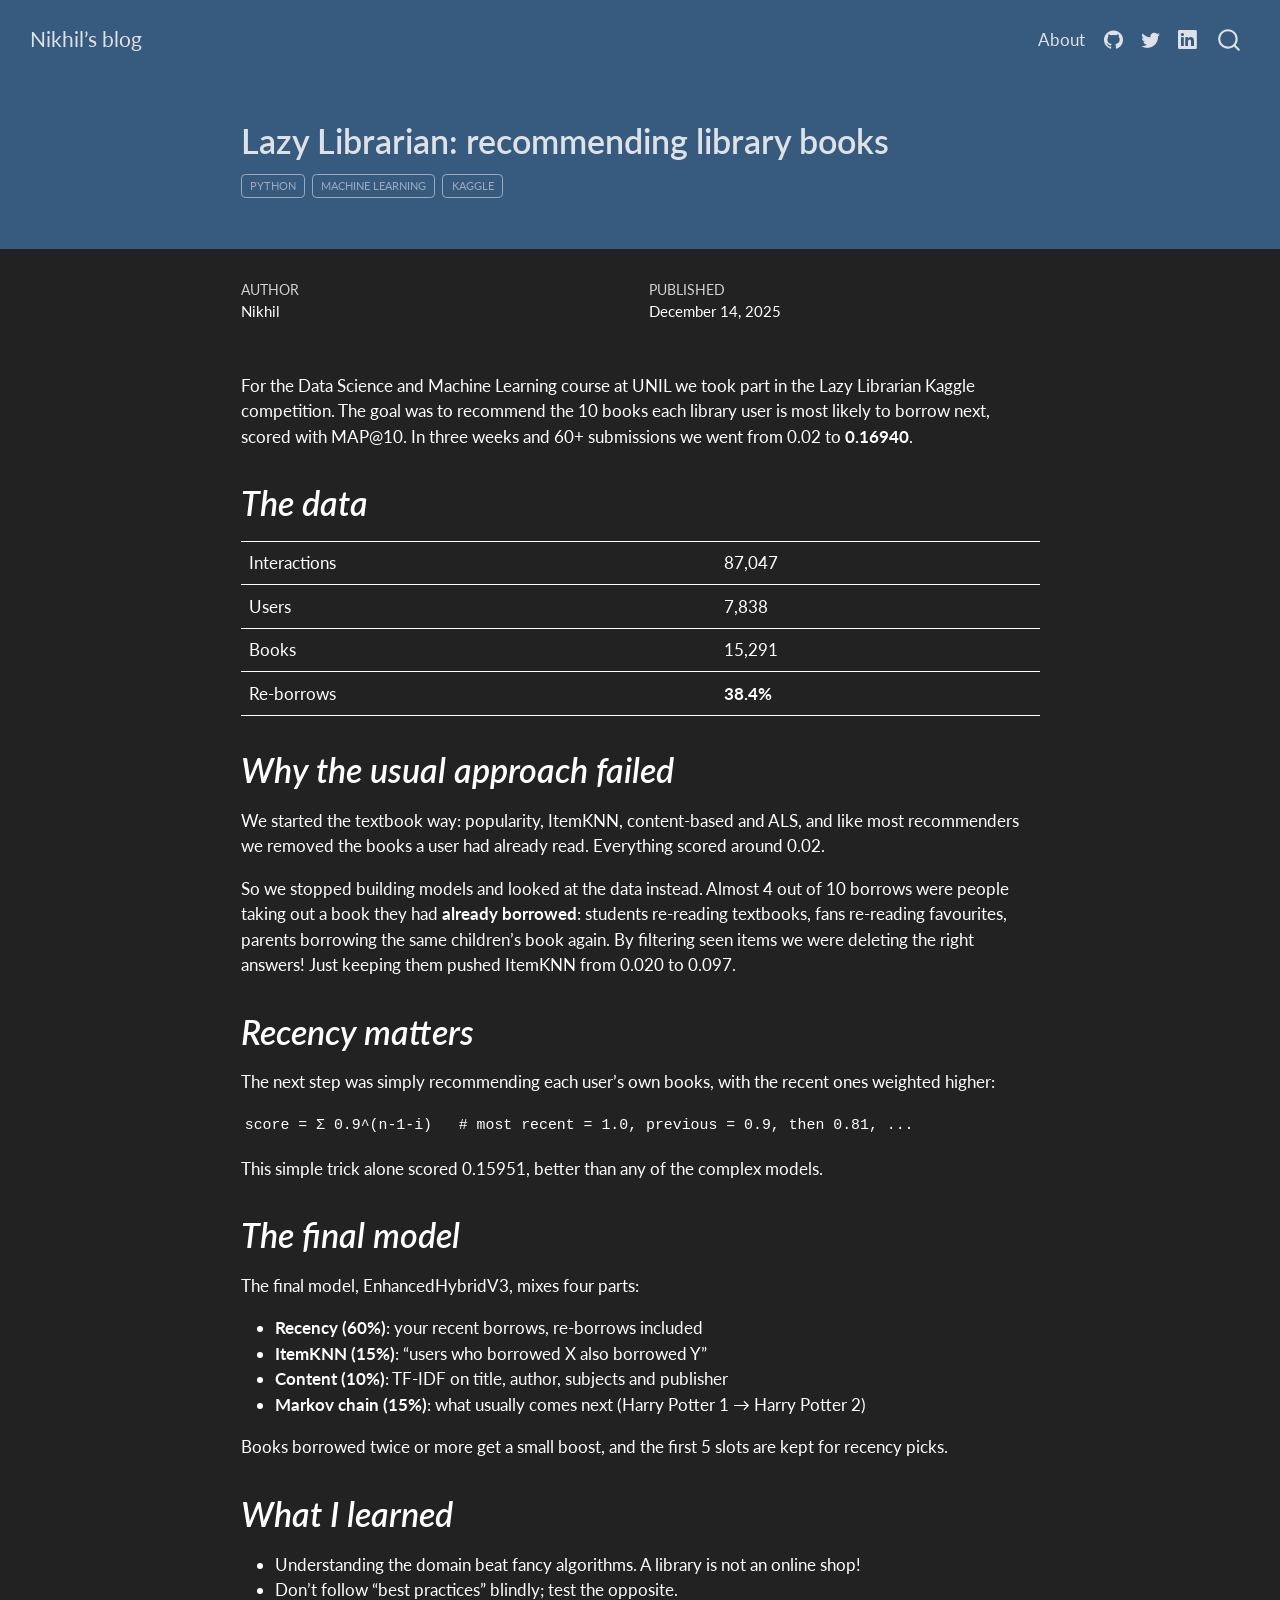
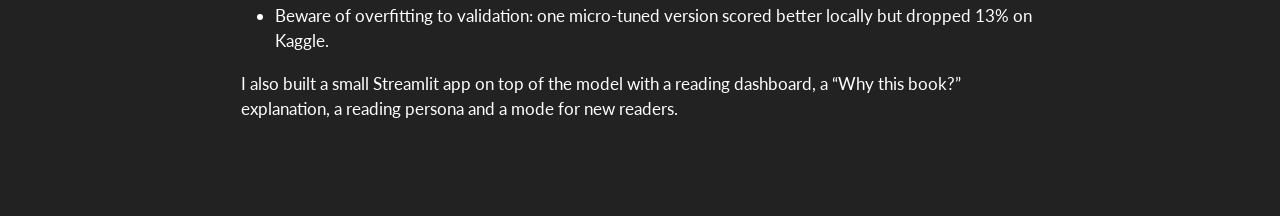
<file: docs/posts/lazy-librarian/index.html>
<!DOCTYPE html>
<html xmlns="http://www.w3.org/1999/xhtml" lang="en" xml:lang="en"><head>

<meta charset="utf-8">
<meta name="generator" content="quarto-1.5.57">

<meta name="viewport" content="width=device-width, initial-scale=1.0, user-scalable=yes">

<meta name="author" content="Nikhil">
<meta name="dcterms.date" content="2025-12-14">

<title>Lazy Librarian: recommending library books – Nikhil’s blog</title>
<style>
code{white-space: pre-wrap;}
span.smallcaps{font-variant: small-caps;}
div.columns{display: flex; gap: min(4vw, 1.5em);}
div.column{flex: auto; overflow-x: auto;}
div.hanging-indent{margin-left: 1.5em; text-indent: -1.5em;}
ul.task-list{list-style: none;}
ul.task-list li input[type="checkbox"] {
  width: 0.8em;
  margin: 0 0.8em 0.2em -1em; /* quarto-specific, see https://github.com/quarto-dev/quarto-cli/issues/4556 */ 
  vertical-align: middle;
}
</style>


<script src="../../site_libs/quarto-nav/quarto-nav.js"></script>
<script src="../../site_libs/quarto-nav/headroom.min.js"></script>
<script src="../../site_libs/clipboard/clipboard.min.js"></script>
<script src="../../site_libs/quarto-search/autocomplete.umd.js"></script>
<script src="../../site_libs/quarto-search/fuse.min.js"></script>
<script src="../../site_libs/quarto-search/quarto-search.js"></script>
<meta name="quarto:offset" content="../../">
<script src="../../site_libs/quarto-html/quarto.js"></script>
<script src="../../site_libs/quarto-html/popper.min.js"></script>
<script src="../../site_libs/quarto-html/tippy.umd.min.js"></script>
<script src="../../site_libs/quarto-html/anchor.min.js"></script>
<link href="../../site_libs/quarto-html/tippy.css" rel="stylesheet">
<link href="../../site_libs/quarto-html/quarto-syntax-highlighting-dark.css" rel="stylesheet" id="quarto-text-highlighting-styles">
<script src="../../site_libs/bootstrap/bootstrap.min.js"></script>
<link href="../../site_libs/bootstrap/bootstrap-icons.css" rel="stylesheet">
<link href="../../site_libs/bootstrap/bootstrap.min.css" rel="stylesheet" id="quarto-bootstrap" data-mode="dark">
<script id="quarto-search-options" type="application/json">{
  "location": "navbar",
  "copy-button": false,
  "collapse-after": 3,
  "panel-placement": "end",
  "type": "overlay",
  "limit": 50,
  "keyboard-shortcut": [
    "f",
    "/",
    "s"
  ],
  "show-item-context": false,
  "language": {
    "search-no-results-text": "No results",
    "search-matching-documents-text": "matching documents",
    "search-copy-link-title": "Copy link to search",
    "search-hide-matches-text": "Hide additional matches",
    "search-more-match-text": "more match in this document",
    "search-more-matches-text": "more matches in this document",
    "search-clear-button-title": "Clear",
    "search-text-placeholder": "",
    "search-detached-cancel-button-title": "Cancel",
    "search-submit-button-title": "Submit",
    "search-label": "Search"
  }
}</script>


<link rel="stylesheet" href="../../styles.css">
</head>

<body class="nav-fixed fullcontent">

<div id="quarto-search-results"></div>
  <header id="quarto-header" class="headroom fixed-top quarto-banner">
    <nav class="navbar navbar-expand-lg " data-bs-theme="dark">
      <div class="navbar-container container-fluid">
      <div class="navbar-brand-container mx-auto">
    <a class="navbar-brand" href="../../index.html">
    <span class="navbar-title">Nikhil’s blog</span>
    </a>
  </div>
            <div id="quarto-search" class="" title="Search"></div>
          <button class="navbar-toggler" type="button" data-bs-toggle="collapse" data-bs-target="#navbarCollapse" aria-controls="navbarCollapse" role="menu" aria-expanded="false" aria-label="Toggle navigation" onclick="if (window.quartoToggleHeadroom) { window.quartoToggleHeadroom(); }">
  <span class="navbar-toggler-icon"></span>
</button>
          <div class="collapse navbar-collapse" id="navbarCollapse">
            <ul class="navbar-nav navbar-nav-scroll ms-auto">
  <li class="nav-item">
    <a class="nav-link" href="../../about.html"> 
<span class="menu-text">About</span></a>
  </li>  
  <li class="nav-item compact">
    <a class="nav-link" href="https://github.com/nikh123"> <i class="bi bi-github" role="img">
</i> 
<span class="menu-text"></span></a>
  </li>  
  <li class="nav-item compact">
    <a class="nav-link" href="https://twitter.com/Nikh108"> <i class="bi bi-twitter" role="img">
</i> 
<span class="menu-text"></span></a>
  </li>  
  <li class="nav-item compact">
    <a class="nav-link" href="https://www.linkedin.com/in/nikhil-acharya-5a8049258/"> <i class="bi bi-linkedin" role="img">
</i> 
<span class="menu-text"></span></a>
  </li>  
</ul>
          </div> <!-- /navcollapse -->
            <div class="quarto-navbar-tools">
</div>
      </div> <!-- /container-fluid -->
    </nav>
</header>
<!-- content -->
<header id="title-block-header" class="quarto-title-block default page-columns page-full">
  <div class="quarto-title-banner page-columns page-full">
    <div class="quarto-title column-body">
      <h1 class="title">Lazy Librarian: recommending library books</h1>
                                <div class="quarto-categories">
                <div class="quarto-category">Python</div>
                <div class="quarto-category">Machine Learning</div>
                <div class="quarto-category">Kaggle</div>
              </div>
                  </div>
  </div>
    
  
  <div class="quarto-title-meta">

      <div>
      <div class="quarto-title-meta-heading">Author</div>
      <div class="quarto-title-meta-contents">
               <p>Nikhil </p>
            </div>
    </div>
      
      <div>
      <div class="quarto-title-meta-heading">Published</div>
      <div class="quarto-title-meta-contents">
        <p class="date">December 14, 2025</p>
      </div>
    </div>
    
      
    </div>
    
  
  </header><div id="quarto-content" class="quarto-container page-columns page-rows-contents page-layout-article page-navbar">
<!-- sidebar -->
<!-- margin-sidebar -->
    
<!-- main -->
<main class="content quarto-banner-title-block" id="quarto-document-content">





<p>For the Data Science and Machine Learning course at UNIL we took part in the Lazy Librarian Kaggle competition. The goal was to recommend the 10 books each library user is most likely to borrow next, scored with MAP@10. In three weeks and 60+ submissions we went from 0.02 to <strong>0.16940</strong>.</p>
<section id="the-data" class="level1">
<h1><em>The data</em></h1>
<table class="caption-top table">
<tbody>
<tr class="odd">
<td>Interactions</td>
<td>87,047</td>
</tr>
<tr class="even">
<td>Users</td>
<td>7,838</td>
</tr>
<tr class="odd">
<td>Books</td>
<td>15,291</td>
</tr>
<tr class="even">
<td>Re-borrows</td>
<td><strong>38.4%</strong></td>
</tr>
</tbody>
</table>
</section>
<section id="why-the-usual-approach-failed" class="level1">
<h1><em>Why the usual approach failed</em></h1>
<p>We started the textbook way: popularity, ItemKNN, content-based and ALS, and like most recommenders we removed the books a user had already read. Everything scored around 0.02.</p>
<p>So we stopped building models and looked at the data instead. Almost 4 out of 10 borrows were people taking out a book they had <strong>already borrowed</strong>: students re-reading textbooks, fans re-reading favourites, parents borrowing the same children’s book again. By filtering seen items we were deleting the right answers! Just keeping them pushed ItemKNN from 0.020 to 0.097.</p>
</section>
<section id="recency-matters" class="level1">
<h1><em>Recency matters</em></h1>
<p>The next step was simply recommending each user’s own books, with the recent ones weighted higher:</p>
<pre><code>score = Σ 0.9^(n-1-i)   # most recent = 1.0, previous = 0.9, then 0.81, ...</code></pre>
<p>This simple trick alone scored 0.15951, better than any of the complex models.</p>
</section>
<section id="the-final-model" class="level1">
<h1><em>The final model</em></h1>
<p>The final model, EnhancedHybridV3, mixes four parts:</p>
<ul>
<li><strong>Recency (60%)</strong>: your recent borrows, re-borrows included<br>
</li>
<li><strong>ItemKNN (15%)</strong>: “users who borrowed X also borrowed Y”<br>
</li>
<li><strong>Content (10%)</strong>: TF-IDF on title, author, subjects and publisher<br>
</li>
<li><strong>Markov chain (15%)</strong>: what usually comes next (Harry Potter 1 → Harry Potter 2)</li>
</ul>
<p>Books borrowed twice or more get a small boost, and the first 5 slots are kept for recency picks.</p>
</section>
<section id="what-i-learned" class="level1">
<h1><em>What I learned</em></h1>
<ul>
<li>Understanding the domain beat fancy algorithms. A library is not an online shop!<br>
</li>
<li>Don’t follow “best practices” blindly; test the opposite.<br>
</li>
<li>Beware of overfitting to validation: one micro-tuned version scored better locally but dropped 13% on Kaggle.</li>
</ul>
<p>I also built a small Streamlit app on top of the model with a reading dashboard, a “Why this book?” explanation, a reading persona and a mode for new readers.</p>


</section>

</main> <!-- /main -->
<script id="quarto-html-after-body" type="application/javascript">
window.document.addEventListener("DOMContentLoaded", function (event) {
  const toggleBodyColorMode = (bsSheetEl) => {
    const mode = bsSheetEl.getAttribute("data-mode");
    const bodyEl = window.document.querySelector("body");
    if (mode === "dark") {
      bodyEl.classList.add("quarto-dark");
      bodyEl.classList.remove("quarto-light");
    } else {
      bodyEl.classList.add("quarto-light");
      bodyEl.classList.remove("quarto-dark");
    }
  }
  const toggleBodyColorPrimary = () => {
    const bsSheetEl = window.document.querySelector("link#quarto-bootstrap");
    if (bsSheetEl) {
      toggleBodyColorMode(bsSheetEl);
    }
  }
  toggleBodyColorPrimary();  
  const icon = "";
  const anchorJS = new window.AnchorJS();
  anchorJS.options = {
    placement: 'right',
    icon: icon
  };
  anchorJS.add('.anchored');
  const isCodeAnnotation = (el) => {
    for (const clz of el.classList) {
      if (clz.startsWith('code-annotation-')) {                     
        return true;
      }
    }
    return false;
  }
  const onCopySuccess = function(e) {
    // button target
    const button = e.trigger;
    // don't keep focus
    button.blur();
    // flash "checked"
    button.classList.add('code-copy-button-checked');
    var currentTitle = button.getAttribute("title");
    button.setAttribute("title", "Copied!");
    let tooltip;
    if (window.bootstrap) {
      button.setAttribute("data-bs-toggle", "tooltip");
      button.setAttribute("data-bs-placement", "left");
      button.setAttribute("data-bs-title", "Copied!");
      tooltip = new bootstrap.Tooltip(button, 
        { trigger: "manual", 
          customClass: "code-copy-button-tooltip",
          offset: [0, -8]});
      tooltip.show();    
    }
    setTimeout(function() {
      if (tooltip) {
        tooltip.hide();
        button.removeAttribute("data-bs-title");
        button.removeAttribute("data-bs-toggle");
        button.removeAttribute("data-bs-placement");
      }
      button.setAttribute("title", currentTitle);
      button.classList.remove('code-copy-button-checked');
    }, 1000);
    // clear code selection
    e.clearSelection();
  }
  const getTextToCopy = function(trigger) {
      const codeEl = trigger.previousElementSibling.cloneNode(true);
      for (const childEl of codeEl.children) {
        if (isCodeAnnotation(childEl)) {
          childEl.remove();
        }
      }
      return codeEl.innerText;
  }
  const clipboard = new window.ClipboardJS('.code-copy-button:not([data-in-quarto-modal])', {
    text: getTextToCopy
  });
  clipboard.on('success', onCopySuccess);
  if (window.document.getElementById('quarto-embedded-source-code-modal')) {
    // For code content inside modals, clipBoardJS needs to be initialized with a container option
    // TODO: Check when it could be a function (https://github.com/zenorocha/clipboard.js/issues/860)
    const clipboardModal = new window.ClipboardJS('.code-copy-button[data-in-quarto-modal]', {
      text: getTextToCopy,
      container: window.document.getElementById('quarto-embedded-source-code-modal')
    });
    clipboardModal.on('success', onCopySuccess);
  }
    var localhostRegex = new RegExp(/^(?:http|https):\/\/localhost\:?[0-9]*\//);
    var mailtoRegex = new RegExp(/^mailto:/);
      var filterRegex = new RegExp('/' + window.location.host + '/');
    var isInternal = (href) => {
        return filterRegex.test(href) || localhostRegex.test(href) || mailtoRegex.test(href);
    }
    // Inspect non-navigation links and adorn them if external
 	var links = window.document.querySelectorAll('a[href]:not(.nav-link):not(.navbar-brand):not(.toc-action):not(.sidebar-link):not(.sidebar-item-toggle):not(.pagination-link):not(.no-external):not([aria-hidden]):not(.dropdown-item):not(.quarto-navigation-tool):not(.about-link)');
    for (var i=0; i<links.length; i++) {
      const link = links[i];
      if (!isInternal(link.href)) {
        // undo the damage that might have been done by quarto-nav.js in the case of
        // links that we want to consider external
        if (link.dataset.originalHref !== undefined) {
          link.href = link.dataset.originalHref;
        }
      }
    }
  function tippyHover(el, contentFn, onTriggerFn, onUntriggerFn) {
    const config = {
      allowHTML: true,
      maxWidth: 500,
      delay: 100,
      arrow: false,
      appendTo: function(el) {
          return el.parentElement;
      },
      interactive: true,
      interactiveBorder: 10,
      theme: 'quarto',
      placement: 'bottom-start',
    };
    if (contentFn) {
      config.content = contentFn;
    }
    if (onTriggerFn) {
      config.onTrigger = onTriggerFn;
    }
    if (onUntriggerFn) {
      config.onUntrigger = onUntriggerFn;
    }
    window.tippy(el, config); 
  }
  const noterefs = window.document.querySelectorAll('a[role="doc-noteref"]');
  for (var i=0; i<noterefs.length; i++) {
    const ref = noterefs[i];
    tippyHover(ref, function() {
      // use id or data attribute instead here
      let href = ref.getAttribute('data-footnote-href') || ref.getAttribute('href');
      try { href = new URL(href).hash; } catch {}
      const id = href.replace(/^#\/?/, "");
      const note = window.document.getElementById(id);
      if (note) {
        return note.innerHTML;
      } else {
        return "";
      }
    });
  }
  const xrefs = window.document.querySelectorAll('a.quarto-xref');
  const processXRef = (id, note) => {
    // Strip column container classes
    const stripColumnClz = (el) => {
      el.classList.remove("page-full", "page-columns");
      if (el.children) {
        for (const child of el.children) {
          stripColumnClz(child);
        }
      }
    }
    stripColumnClz(note)
    if (id === null || id.startsWith('sec-')) {
      // Special case sections, only their first couple elements
      const container = document.createElement("div");
      if (note.children && note.children.length > 2) {
        container.appendChild(note.children[0].cloneNode(true));
        for (let i = 1; i < note.children.length; i++) {
          const child = note.children[i];
          if (child.tagName === "P" && child.innerText === "") {
            continue;
          } else {
            container.appendChild(child.cloneNode(true));
            break;
          }
        }
        if (window.Quarto?.typesetMath) {
          window.Quarto.typesetMath(container);
        }
        return container.innerHTML
      } else {
        if (window.Quarto?.typesetMath) {
          window.Quarto.typesetMath(note);
        }
        return note.innerHTML;
      }
    } else {
      // Remove any anchor links if they are present
      const anchorLink = note.querySelector('a.anchorjs-link');
      if (anchorLink) {
        anchorLink.remove();
      }
      if (window.Quarto?.typesetMath) {
        window.Quarto.typesetMath(note);
      }
      // TODO in 1.5, we should make sure this works without a callout special case
      if (note.classList.contains("callout")) {
        return note.outerHTML;
      } else {
        return note.innerHTML;
      }
    }
  }
  for (var i=0; i<xrefs.length; i++) {
    const xref = xrefs[i];
    tippyHover(xref, undefined, function(instance) {
      instance.disable();
      let url = xref.getAttribute('href');
      let hash = undefined; 
      if (url.startsWith('#')) {
        hash = url;
      } else {
        try { hash = new URL(url).hash; } catch {}
      }
      if (hash) {
        const id = hash.replace(/^#\/?/, "");
        const note = window.document.getElementById(id);
        if (note !== null) {
          try {
            const html = processXRef(id, note.cloneNode(true));
            instance.setContent(html);
          } finally {
            instance.enable();
            instance.show();
          }
        } else {
          // See if we can fetch this
          fetch(url.split('#')[0])
          .then(res => res.text())
          .then(html => {
            const parser = new DOMParser();
            const htmlDoc = parser.parseFromString(html, "text/html");
            const note = htmlDoc.getElementById(id);
            if (note !== null) {
              const html = processXRef(id, note);
              instance.setContent(html);
            } 
          }).finally(() => {
            instance.enable();
            instance.show();
          });
        }
      } else {
        // See if we can fetch a full url (with no hash to target)
        // This is a special case and we should probably do some content thinning / targeting
        fetch(url)
        .then(res => res.text())
        .then(html => {
          const parser = new DOMParser();
          const htmlDoc = parser.parseFromString(html, "text/html");
          const note = htmlDoc.querySelector('main.content');
          if (note !== null) {
            // This should only happen for chapter cross references
            // (since there is no id in the URL)
            // remove the first header
            if (note.children.length > 0 && note.children[0].tagName === "HEADER") {
              note.children[0].remove();
            }
            const html = processXRef(null, note);
            instance.setContent(html);
          } 
        }).finally(() => {
          instance.enable();
          instance.show();
        });
      }
    }, function(instance) {
    });
  }
      let selectedAnnoteEl;
      const selectorForAnnotation = ( cell, annotation) => {
        let cellAttr = 'data-code-cell="' + cell + '"';
        let lineAttr = 'data-code-annotation="' +  annotation + '"';
        const selector = 'span[' + cellAttr + '][' + lineAttr + ']';
        return selector;
      }
      const selectCodeLines = (annoteEl) => {
        const doc = window.document;
        const targetCell = annoteEl.getAttribute("data-target-cell");
        const targetAnnotation = annoteEl.getAttribute("data-target-annotation");
        const annoteSpan = window.document.querySelector(selectorForAnnotation(targetCell, targetAnnotation));
        const lines = annoteSpan.getAttribute("data-code-lines").split(",");
        const lineIds = lines.map((line) => {
          return targetCell + "-" + line;
        })
        let top = null;
        let height = null;
        let parent = null;
        if (lineIds.length > 0) {
            //compute the position of the single el (top and bottom and make a div)
            const el = window.document.getElementById(lineIds[0]);
            top = el.offsetTop;
            height = el.offsetHeight;
            parent = el.parentElement.parentElement;
          if (lineIds.length > 1) {
            const lastEl = window.document.getElementById(lineIds[lineIds.length - 1]);
            const bottom = lastEl.offsetTop + lastEl.offsetHeight;
            height = bottom - top;
          }
          if (top !== null && height !== null && parent !== null) {
            // cook up a div (if necessary) and position it 
            let div = window.document.getElementById("code-annotation-line-highlight");
            if (div === null) {
              div = window.document.createElement("div");
              div.setAttribute("id", "code-annotation-line-highlight");
              div.style.position = 'absolute';
              parent.appendChild(div);
            }
            div.style.top = top - 2 + "px";
            div.style.height = height + 4 + "px";
            div.style.left = 0;
            let gutterDiv = window.document.getElementById("code-annotation-line-highlight-gutter");
            if (gutterDiv === null) {
              gutterDiv = window.document.createElement("div");
              gutterDiv.setAttribute("id", "code-annotation-line-highlight-gutter");
              gutterDiv.style.position = 'absolute';
              const codeCell = window.document.getElementById(targetCell);
              const gutter = codeCell.querySelector('.code-annotation-gutter');
              gutter.appendChild(gutterDiv);
            }
            gutterDiv.style.top = top - 2 + "px";
            gutterDiv.style.height = height + 4 + "px";
          }
          selectedAnnoteEl = annoteEl;
        }
      };
      const unselectCodeLines = () => {
        const elementsIds = ["code-annotation-line-highlight", "code-annotation-line-highlight-gutter"];
        elementsIds.forEach((elId) => {
          const div = window.document.getElementById(elId);
          if (div) {
            div.remove();
          }
        });
        selectedAnnoteEl = undefined;
      };
        // Handle positioning of the toggle
    window.addEventListener(
      "resize",
      throttle(() => {
        elRect = undefined;
        if (selectedAnnoteEl) {
          selectCodeLines(selectedAnnoteEl);
        }
      }, 10)
    );
    function throttle(fn, ms) {
    let throttle = false;
    let timer;
      return (...args) => {
        if(!throttle) { // first call gets through
            fn.apply(this, args);
            throttle = true;
        } else { // all the others get throttled
            if(timer) clearTimeout(timer); // cancel #2
            timer = setTimeout(() => {
              fn.apply(this, args);
              timer = throttle = false;
            }, ms);
        }
      };
    }
      // Attach click handler to the DT
      const annoteDls = window.document.querySelectorAll('dt[data-target-cell]');
      for (const annoteDlNode of annoteDls) {
        annoteDlNode.addEventListener('click', (event) => {
          const clickedEl = event.target;
          if (clickedEl !== selectedAnnoteEl) {
            unselectCodeLines();
            const activeEl = window.document.querySelector('dt[data-target-cell].code-annotation-active');
            if (activeEl) {
              activeEl.classList.remove('code-annotation-active');
            }
            selectCodeLines(clickedEl);
            clickedEl.classList.add('code-annotation-active');
          } else {
            // Unselect the line
            unselectCodeLines();
            clickedEl.classList.remove('code-annotation-active');
          }
        });
      }
  const findCites = (el) => {
    const parentEl = el.parentElement;
    if (parentEl) {
      const cites = parentEl.dataset.cites;
      if (cites) {
        return {
          el,
          cites: cites.split(' ')
        };
      } else {
        return findCites(el.parentElement)
      }
    } else {
      return undefined;
    }
  };
  var bibliorefs = window.document.querySelectorAll('a[role="doc-biblioref"]');
  for (var i=0; i<bibliorefs.length; i++) {
    const ref = bibliorefs[i];
    const citeInfo = findCites(ref);
    if (citeInfo) {
      tippyHover(citeInfo.el, function() {
        var popup = window.document.createElement('div');
        citeInfo.cites.forEach(function(cite) {
          var citeDiv = window.document.createElement('div');
          citeDiv.classList.add('hanging-indent');
          citeDiv.classList.add('csl-entry');
          var biblioDiv = window.document.getElementById('ref-' + cite);
          if (biblioDiv) {
            citeDiv.innerHTML = biblioDiv.innerHTML;
          }
          popup.appendChild(citeDiv);
        });
        return popup.innerHTML;
      });
    }
  }
});
</script>
</div> <!-- /content -->




</body></html>
</file>
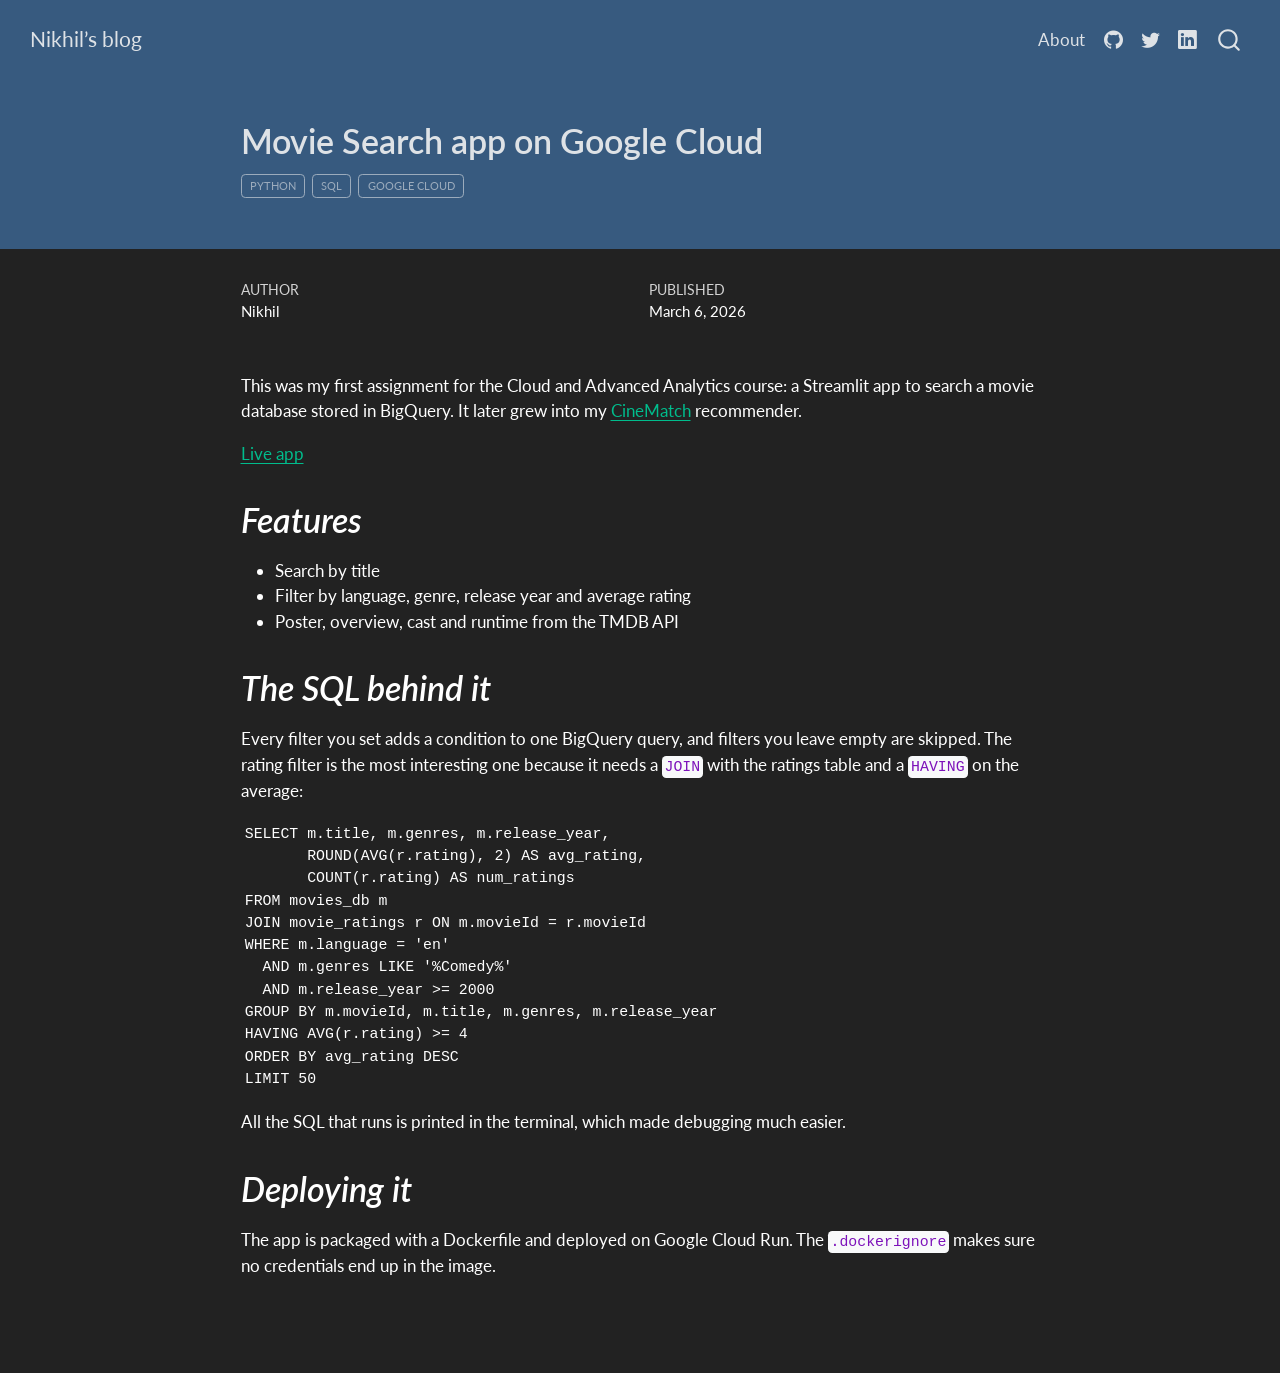
<file: docs/posts/movie-search/index.html>
<!DOCTYPE html>
<html xmlns="http://www.w3.org/1999/xhtml" lang="en" xml:lang="en"><head>

<meta charset="utf-8">
<meta name="generator" content="quarto-1.5.57">

<meta name="viewport" content="width=device-width, initial-scale=1.0, user-scalable=yes">

<meta name="author" content="Nikhil">
<meta name="dcterms.date" content="2026-03-06">

<title>Movie Search app on Google Cloud – Nikhil’s blog</title>
<style>
code{white-space: pre-wrap;}
span.smallcaps{font-variant: small-caps;}
div.columns{display: flex; gap: min(4vw, 1.5em);}
div.column{flex: auto; overflow-x: auto;}
div.hanging-indent{margin-left: 1.5em; text-indent: -1.5em;}
ul.task-list{list-style: none;}
ul.task-list li input[type="checkbox"] {
  width: 0.8em;
  margin: 0 0.8em 0.2em -1em; /* quarto-specific, see https://github.com/quarto-dev/quarto-cli/issues/4556 */ 
  vertical-align: middle;
}
</style>


<script src="../../site_libs/quarto-nav/quarto-nav.js"></script>
<script src="../../site_libs/quarto-nav/headroom.min.js"></script>
<script src="../../site_libs/clipboard/clipboard.min.js"></script>
<script src="../../site_libs/quarto-search/autocomplete.umd.js"></script>
<script src="../../site_libs/quarto-search/fuse.min.js"></script>
<script src="../../site_libs/quarto-search/quarto-search.js"></script>
<meta name="quarto:offset" content="../../">
<script src="../../site_libs/quarto-html/quarto.js"></script>
<script src="../../site_libs/quarto-html/popper.min.js"></script>
<script src="../../site_libs/quarto-html/tippy.umd.min.js"></script>
<script src="../../site_libs/quarto-html/anchor.min.js"></script>
<link href="../../site_libs/quarto-html/tippy.css" rel="stylesheet">
<link href="../../site_libs/quarto-html/quarto-syntax-highlighting-dark.css" rel="stylesheet" id="quarto-text-highlighting-styles">
<script src="../../site_libs/bootstrap/bootstrap.min.js"></script>
<link href="../../site_libs/bootstrap/bootstrap-icons.css" rel="stylesheet">
<link href="../../site_libs/bootstrap/bootstrap.min.css" rel="stylesheet" id="quarto-bootstrap" data-mode="dark">
<script id="quarto-search-options" type="application/json">{
  "location": "navbar",
  "copy-button": false,
  "collapse-after": 3,
  "panel-placement": "end",
  "type": "overlay",
  "limit": 50,
  "keyboard-shortcut": [
    "f",
    "/",
    "s"
  ],
  "show-item-context": false,
  "language": {
    "search-no-results-text": "No results",
    "search-matching-documents-text": "matching documents",
    "search-copy-link-title": "Copy link to search",
    "search-hide-matches-text": "Hide additional matches",
    "search-more-match-text": "more match in this document",
    "search-more-matches-text": "more matches in this document",
    "search-clear-button-title": "Clear",
    "search-text-placeholder": "",
    "search-detached-cancel-button-title": "Cancel",
    "search-submit-button-title": "Submit",
    "search-label": "Search"
  }
}</script>


<link rel="stylesheet" href="../../styles.css">
</head>

<body class="nav-fixed fullcontent">

<div id="quarto-search-results"></div>
  <header id="quarto-header" class="headroom fixed-top quarto-banner">
    <nav class="navbar navbar-expand-lg " data-bs-theme="dark">
      <div class="navbar-container container-fluid">
      <div class="navbar-brand-container mx-auto">
    <a class="navbar-brand" href="../../index.html">
    <span class="navbar-title">Nikhil’s blog</span>
    </a>
  </div>
            <div id="quarto-search" class="" title="Search"></div>
          <button class="navbar-toggler" type="button" data-bs-toggle="collapse" data-bs-target="#navbarCollapse" aria-controls="navbarCollapse" role="menu" aria-expanded="false" aria-label="Toggle navigation" onclick="if (window.quartoToggleHeadroom) { window.quartoToggleHeadroom(); }">
  <span class="navbar-toggler-icon"></span>
</button>
          <div class="collapse navbar-collapse" id="navbarCollapse">
            <ul class="navbar-nav navbar-nav-scroll ms-auto">
  <li class="nav-item">
    <a class="nav-link" href="../../about.html"> 
<span class="menu-text">About</span></a>
  </li>  
  <li class="nav-item compact">
    <a class="nav-link" href="https://github.com/nikh123"> <i class="bi bi-github" role="img">
</i> 
<span class="menu-text"></span></a>
  </li>  
  <li class="nav-item compact">
    <a class="nav-link" href="https://twitter.com/Nikh108"> <i class="bi bi-twitter" role="img">
</i> 
<span class="menu-text"></span></a>
  </li>  
  <li class="nav-item compact">
    <a class="nav-link" href="https://www.linkedin.com/in/nikhil-acharya-5a8049258/"> <i class="bi bi-linkedin" role="img">
</i> 
<span class="menu-text"></span></a>
  </li>  
</ul>
          </div> <!-- /navcollapse -->
            <div class="quarto-navbar-tools">
</div>
      </div> <!-- /container-fluid -->
    </nav>
</header>
<!-- content -->
<header id="title-block-header" class="quarto-title-block default page-columns page-full">
  <div class="quarto-title-banner page-columns page-full">
    <div class="quarto-title column-body">
      <h1 class="title">Movie Search app on Google Cloud</h1>
                                <div class="quarto-categories">
                <div class="quarto-category">Python</div>
                <div class="quarto-category">SQL</div>
                <div class="quarto-category">Google Cloud</div>
              </div>
                  </div>
  </div>
    
  
  <div class="quarto-title-meta">

      <div>
      <div class="quarto-title-meta-heading">Author</div>
      <div class="quarto-title-meta-contents">
               <p>Nikhil </p>
            </div>
    </div>
      
      <div>
      <div class="quarto-title-meta-heading">Published</div>
      <div class="quarto-title-meta-contents">
        <p class="date">March 6, 2026</p>
      </div>
    </div>
    
      
    </div>
    
  
  </header><div id="quarto-content" class="quarto-container page-columns page-rows-contents page-layout-article page-navbar">
<!-- sidebar -->
<!-- margin-sidebar -->
    
<!-- main -->
<main class="content quarto-banner-title-block" id="quarto-document-content">





<p>This was my first assignment for the Cloud and Advanced Analytics course: a Streamlit app to search a movie database stored in BigQuery. It later grew into my <a href="../../posts/cinematch/index.html">CineMatch</a> recommender.</p>
<p><a href="https://movie-app-97118476415.europe-west6.run.app">Live app</a></p>
<section id="features" class="level1">
<h1><em>Features</em></h1>
<ul>
<li>Search by title<br>
</li>
<li>Filter by language, genre, release year and average rating<br>
</li>
<li>Poster, overview, cast and runtime from the TMDB API</li>
</ul>
</section>
<section id="the-sql-behind-it" class="level1">
<h1><em>The SQL behind it</em></h1>
<p>Every filter you set adds a condition to one BigQuery query, and filters you leave empty are skipped. The rating filter is the most interesting one because it needs a <code>JOIN</code> with the ratings table and a <code>HAVING</code> on the average:</p>
<pre><code>SELECT m.title, m.genres, m.release_year,
       ROUND(AVG(r.rating), 2) AS avg_rating,
       COUNT(r.rating) AS num_ratings
FROM movies_db m
JOIN movie_ratings r ON m.movieId = r.movieId
WHERE m.language = 'en'
  AND m.genres LIKE '%Comedy%'
  AND m.release_year &gt;= 2000
GROUP BY m.movieId, m.title, m.genres, m.release_year
HAVING AVG(r.rating) &gt;= 4
ORDER BY avg_rating DESC
LIMIT 50</code></pre>
<p>All the SQL that runs is printed in the terminal, which made debugging much easier.</p>
</section>
<section id="deploying-it" class="level1">
<h1><em>Deploying it</em></h1>
<p>The app is packaged with a Dockerfile and deployed on Google Cloud Run. The <code>.dockerignore</code> makes sure no credentials end up in the image.</p>


</section>

</main> <!-- /main -->
<script id="quarto-html-after-body" type="application/javascript">
window.document.addEventListener("DOMContentLoaded", function (event) {
  const toggleBodyColorMode = (bsSheetEl) => {
    const mode = bsSheetEl.getAttribute("data-mode");
    const bodyEl = window.document.querySelector("body");
    if (mode === "dark") {
      bodyEl.classList.add("quarto-dark");
      bodyEl.classList.remove("quarto-light");
    } else {
      bodyEl.classList.add("quarto-light");
      bodyEl.classList.remove("quarto-dark");
    }
  }
  const toggleBodyColorPrimary = () => {
    const bsSheetEl = window.document.querySelector("link#quarto-bootstrap");
    if (bsSheetEl) {
      toggleBodyColorMode(bsSheetEl);
    }
  }
  toggleBodyColorPrimary();  
  const icon = "";
  const anchorJS = new window.AnchorJS();
  anchorJS.options = {
    placement: 'right',
    icon: icon
  };
  anchorJS.add('.anchored');
  const isCodeAnnotation = (el) => {
    for (const clz of el.classList) {
      if (clz.startsWith('code-annotation-')) {                     
        return true;
      }
    }
    return false;
  }
  const onCopySuccess = function(e) {
    // button target
    const button = e.trigger;
    // don't keep focus
    button.blur();
    // flash "checked"
    button.classList.add('code-copy-button-checked');
    var currentTitle = button.getAttribute("title");
    button.setAttribute("title", "Copied!");
    let tooltip;
    if (window.bootstrap) {
      button.setAttribute("data-bs-toggle", "tooltip");
      button.setAttribute("data-bs-placement", "left");
      button.setAttribute("data-bs-title", "Copied!");
      tooltip = new bootstrap.Tooltip(button, 
        { trigger: "manual", 
          customClass: "code-copy-button-tooltip",
          offset: [0, -8]});
      tooltip.show();    
    }
    setTimeout(function() {
      if (tooltip) {
        tooltip.hide();
        button.removeAttribute("data-bs-title");
        button.removeAttribute("data-bs-toggle");
        button.removeAttribute("data-bs-placement");
      }
      button.setAttribute("title", currentTitle);
      button.classList.remove('code-copy-button-checked');
    }, 1000);
    // clear code selection
    e.clearSelection();
  }
  const getTextToCopy = function(trigger) {
      const codeEl = trigger.previousElementSibling.cloneNode(true);
      for (const childEl of codeEl.children) {
        if (isCodeAnnotation(childEl)) {
          childEl.remove();
        }
      }
      return codeEl.innerText;
  }
  const clipboard = new window.ClipboardJS('.code-copy-button:not([data-in-quarto-modal])', {
    text: getTextToCopy
  });
  clipboard.on('success', onCopySuccess);
  if (window.document.getElementById('quarto-embedded-source-code-modal')) {
    // For code content inside modals, clipBoardJS needs to be initialized with a container option
    // TODO: Check when it could be a function (https://github.com/zenorocha/clipboard.js/issues/860)
    const clipboardModal = new window.ClipboardJS('.code-copy-button[data-in-quarto-modal]', {
      text: getTextToCopy,
      container: window.document.getElementById('quarto-embedded-source-code-modal')
    });
    clipboardModal.on('success', onCopySuccess);
  }
    var localhostRegex = new RegExp(/^(?:http|https):\/\/localhost\:?[0-9]*\//);
    var mailtoRegex = new RegExp(/^mailto:/);
      var filterRegex = new RegExp('/' + window.location.host + '/');
    var isInternal = (href) => {
        return filterRegex.test(href) || localhostRegex.test(href) || mailtoRegex.test(href);
    }
    // Inspect non-navigation links and adorn them if external
 	var links = window.document.querySelectorAll('a[href]:not(.nav-link):not(.navbar-brand):not(.toc-action):not(.sidebar-link):not(.sidebar-item-toggle):not(.pagination-link):not(.no-external):not([aria-hidden]):not(.dropdown-item):not(.quarto-navigation-tool):not(.about-link)');
    for (var i=0; i<links.length; i++) {
      const link = links[i];
      if (!isInternal(link.href)) {
        // undo the damage that might have been done by quarto-nav.js in the case of
        // links that we want to consider external
        if (link.dataset.originalHref !== undefined) {
          link.href = link.dataset.originalHref;
        }
      }
    }
  function tippyHover(el, contentFn, onTriggerFn, onUntriggerFn) {
    const config = {
      allowHTML: true,
      maxWidth: 500,
      delay: 100,
      arrow: false,
      appendTo: function(el) {
          return el.parentElement;
      },
      interactive: true,
      interactiveBorder: 10,
      theme: 'quarto',
      placement: 'bottom-start',
    };
    if (contentFn) {
      config.content = contentFn;
    }
    if (onTriggerFn) {
      config.onTrigger = onTriggerFn;
    }
    if (onUntriggerFn) {
      config.onUntrigger = onUntriggerFn;
    }
    window.tippy(el, config); 
  }
  const noterefs = window.document.querySelectorAll('a[role="doc-noteref"]');
  for (var i=0; i<noterefs.length; i++) {
    const ref = noterefs[i];
    tippyHover(ref, function() {
      // use id or data attribute instead here
      let href = ref.getAttribute('data-footnote-href') || ref.getAttribute('href');
      try { href = new URL(href).hash; } catch {}
      const id = href.replace(/^#\/?/, "");
      const note = window.document.getElementById(id);
      if (note) {
        return note.innerHTML;
      } else {
        return "";
      }
    });
  }
  const xrefs = window.document.querySelectorAll('a.quarto-xref');
  const processXRef = (id, note) => {
    // Strip column container classes
    const stripColumnClz = (el) => {
      el.classList.remove("page-full", "page-columns");
      if (el.children) {
        for (const child of el.children) {
          stripColumnClz(child);
        }
      }
    }
    stripColumnClz(note)
    if (id === null || id.startsWith('sec-')) {
      // Special case sections, only their first couple elements
      const container = document.createElement("div");
      if (note.children && note.children.length > 2) {
        container.appendChild(note.children[0].cloneNode(true));
        for (let i = 1; i < note.children.length; i++) {
          const child = note.children[i];
          if (child.tagName === "P" && child.innerText === "") {
            continue;
          } else {
            container.appendChild(child.cloneNode(true));
            break;
          }
        }
        if (window.Quarto?.typesetMath) {
          window.Quarto.typesetMath(container);
        }
        return container.innerHTML
      } else {
        if (window.Quarto?.typesetMath) {
          window.Quarto.typesetMath(note);
        }
        return note.innerHTML;
      }
    } else {
      // Remove any anchor links if they are present
      const anchorLink = note.querySelector('a.anchorjs-link');
      if (anchorLink) {
        anchorLink.remove();
      }
      if (window.Quarto?.typesetMath) {
        window.Quarto.typesetMath(note);
      }
      // TODO in 1.5, we should make sure this works without a callout special case
      if (note.classList.contains("callout")) {
        return note.outerHTML;
      } else {
        return note.innerHTML;
      }
    }
  }
  for (var i=0; i<xrefs.length; i++) {
    const xref = xrefs[i];
    tippyHover(xref, undefined, function(instance) {
      instance.disable();
      let url = xref.getAttribute('href');
      let hash = undefined; 
      if (url.startsWith('#')) {
        hash = url;
      } else {
        try { hash = new URL(url).hash; } catch {}
      }
      if (hash) {
        const id = hash.replace(/^#\/?/, "");
        const note = window.document.getElementById(id);
        if (note !== null) {
          try {
            const html = processXRef(id, note.cloneNode(true));
            instance.setContent(html);
          } finally {
            instance.enable();
            instance.show();
          }
        } else {
          // See if we can fetch this
          fetch(url.split('#')[0])
          .then(res => res.text())
          .then(html => {
            const parser = new DOMParser();
            const htmlDoc = parser.parseFromString(html, "text/html");
            const note = htmlDoc.getElementById(id);
            if (note !== null) {
              const html = processXRef(id, note);
              instance.setContent(html);
            } 
          }).finally(() => {
            instance.enable();
            instance.show();
          });
        }
      } else {
        // See if we can fetch a full url (with no hash to target)
        // This is a special case and we should probably do some content thinning / targeting
        fetch(url)
        .then(res => res.text())
        .then(html => {
          const parser = new DOMParser();
          const htmlDoc = parser.parseFromString(html, "text/html");
          const note = htmlDoc.querySelector('main.content');
          if (note !== null) {
            // This should only happen for chapter cross references
            // (since there is no id in the URL)
            // remove the first header
            if (note.children.length > 0 && note.children[0].tagName === "HEADER") {
              note.children[0].remove();
            }
            const html = processXRef(null, note);
            instance.setContent(html);
          } 
        }).finally(() => {
          instance.enable();
          instance.show();
        });
      }
    }, function(instance) {
    });
  }
      let selectedAnnoteEl;
      const selectorForAnnotation = ( cell, annotation) => {
        let cellAttr = 'data-code-cell="' + cell + '"';
        let lineAttr = 'data-code-annotation="' +  annotation + '"';
        const selector = 'span[' + cellAttr + '][' + lineAttr + ']';
        return selector;
      }
      const selectCodeLines = (annoteEl) => {
        const doc = window.document;
        const targetCell = annoteEl.getAttribute("data-target-cell");
        const targetAnnotation = annoteEl.getAttribute("data-target-annotation");
        const annoteSpan = window.document.querySelector(selectorForAnnotation(targetCell, targetAnnotation));
        const lines = annoteSpan.getAttribute("data-code-lines").split(",");
        const lineIds = lines.map((line) => {
          return targetCell + "-" + line;
        })
        let top = null;
        let height = null;
        let parent = null;
        if (lineIds.length > 0) {
            //compute the position of the single el (top and bottom and make a div)
            const el = window.document.getElementById(lineIds[0]);
            top = el.offsetTop;
            height = el.offsetHeight;
            parent = el.parentElement.parentElement;
          if (lineIds.length > 1) {
            const lastEl = window.document.getElementById(lineIds[lineIds.length - 1]);
            const bottom = lastEl.offsetTop + lastEl.offsetHeight;
            height = bottom - top;
          }
          if (top !== null && height !== null && parent !== null) {
            // cook up a div (if necessary) and position it 
            let div = window.document.getElementById("code-annotation-line-highlight");
            if (div === null) {
              div = window.document.createElement("div");
              div.setAttribute("id", "code-annotation-line-highlight");
              div.style.position = 'absolute';
              parent.appendChild(div);
            }
            div.style.top = top - 2 + "px";
            div.style.height = height + 4 + "px";
            div.style.left = 0;
            let gutterDiv = window.document.getElementById("code-annotation-line-highlight-gutter");
            if (gutterDiv === null) {
              gutterDiv = window.document.createElement("div");
              gutterDiv.setAttribute("id", "code-annotation-line-highlight-gutter");
              gutterDiv.style.position = 'absolute';
              const codeCell = window.document.getElementById(targetCell);
              const gutter = codeCell.querySelector('.code-annotation-gutter');
              gutter.appendChild(gutterDiv);
            }
            gutterDiv.style.top = top - 2 + "px";
            gutterDiv.style.height = height + 4 + "px";
          }
          selectedAnnoteEl = annoteEl;
        }
      };
      const unselectCodeLines = () => {
        const elementsIds = ["code-annotation-line-highlight", "code-annotation-line-highlight-gutter"];
        elementsIds.forEach((elId) => {
          const div = window.document.getElementById(elId);
          if (div) {
            div.remove();
          }
        });
        selectedAnnoteEl = undefined;
      };
        // Handle positioning of the toggle
    window.addEventListener(
      "resize",
      throttle(() => {
        elRect = undefined;
        if (selectedAnnoteEl) {
          selectCodeLines(selectedAnnoteEl);
        }
      }, 10)
    );
    function throttle(fn, ms) {
    let throttle = false;
    let timer;
      return (...args) => {
        if(!throttle) { // first call gets through
            fn.apply(this, args);
            throttle = true;
        } else { // all the others get throttled
            if(timer) clearTimeout(timer); // cancel #2
            timer = setTimeout(() => {
              fn.apply(this, args);
              timer = throttle = false;
            }, ms);
        }
      };
    }
      // Attach click handler to the DT
      const annoteDls = window.document.querySelectorAll('dt[data-target-cell]');
      for (const annoteDlNode of annoteDls) {
        annoteDlNode.addEventListener('click', (event) => {
          const clickedEl = event.target;
          if (clickedEl !== selectedAnnoteEl) {
            unselectCodeLines();
            const activeEl = window.document.querySelector('dt[data-target-cell].code-annotation-active');
            if (activeEl) {
              activeEl.classList.remove('code-annotation-active');
            }
            selectCodeLines(clickedEl);
            clickedEl.classList.add('code-annotation-active');
          } else {
            // Unselect the line
            unselectCodeLines();
            clickedEl.classList.remove('code-annotation-active');
          }
        });
      }
  const findCites = (el) => {
    const parentEl = el.parentElement;
    if (parentEl) {
      const cites = parentEl.dataset.cites;
      if (cites) {
        return {
          el,
          cites: cites.split(' ')
        };
      } else {
        return findCites(el.parentElement)
      }
    } else {
      return undefined;
    }
  };
  var bibliorefs = window.document.querySelectorAll('a[role="doc-biblioref"]');
  for (var i=0; i<bibliorefs.length; i++) {
    const ref = bibliorefs[i];
    const citeInfo = findCites(ref);
    if (citeInfo) {
      tippyHover(citeInfo.el, function() {
        var popup = window.document.createElement('div');
        citeInfo.cites.forEach(function(cite) {
          var citeDiv = window.document.createElement('div');
          citeDiv.classList.add('hanging-indent');
          citeDiv.classList.add('csl-entry');
          var biblioDiv = window.document.getElementById('ref-' + cite);
          if (biblioDiv) {
            citeDiv.innerHTML = biblioDiv.innerHTML;
          }
          popup.appendChild(citeDiv);
        });
        return popup.innerHTML;
      });
    }
  }
});
</script>
</div> <!-- /content -->




</body></html>
</file>
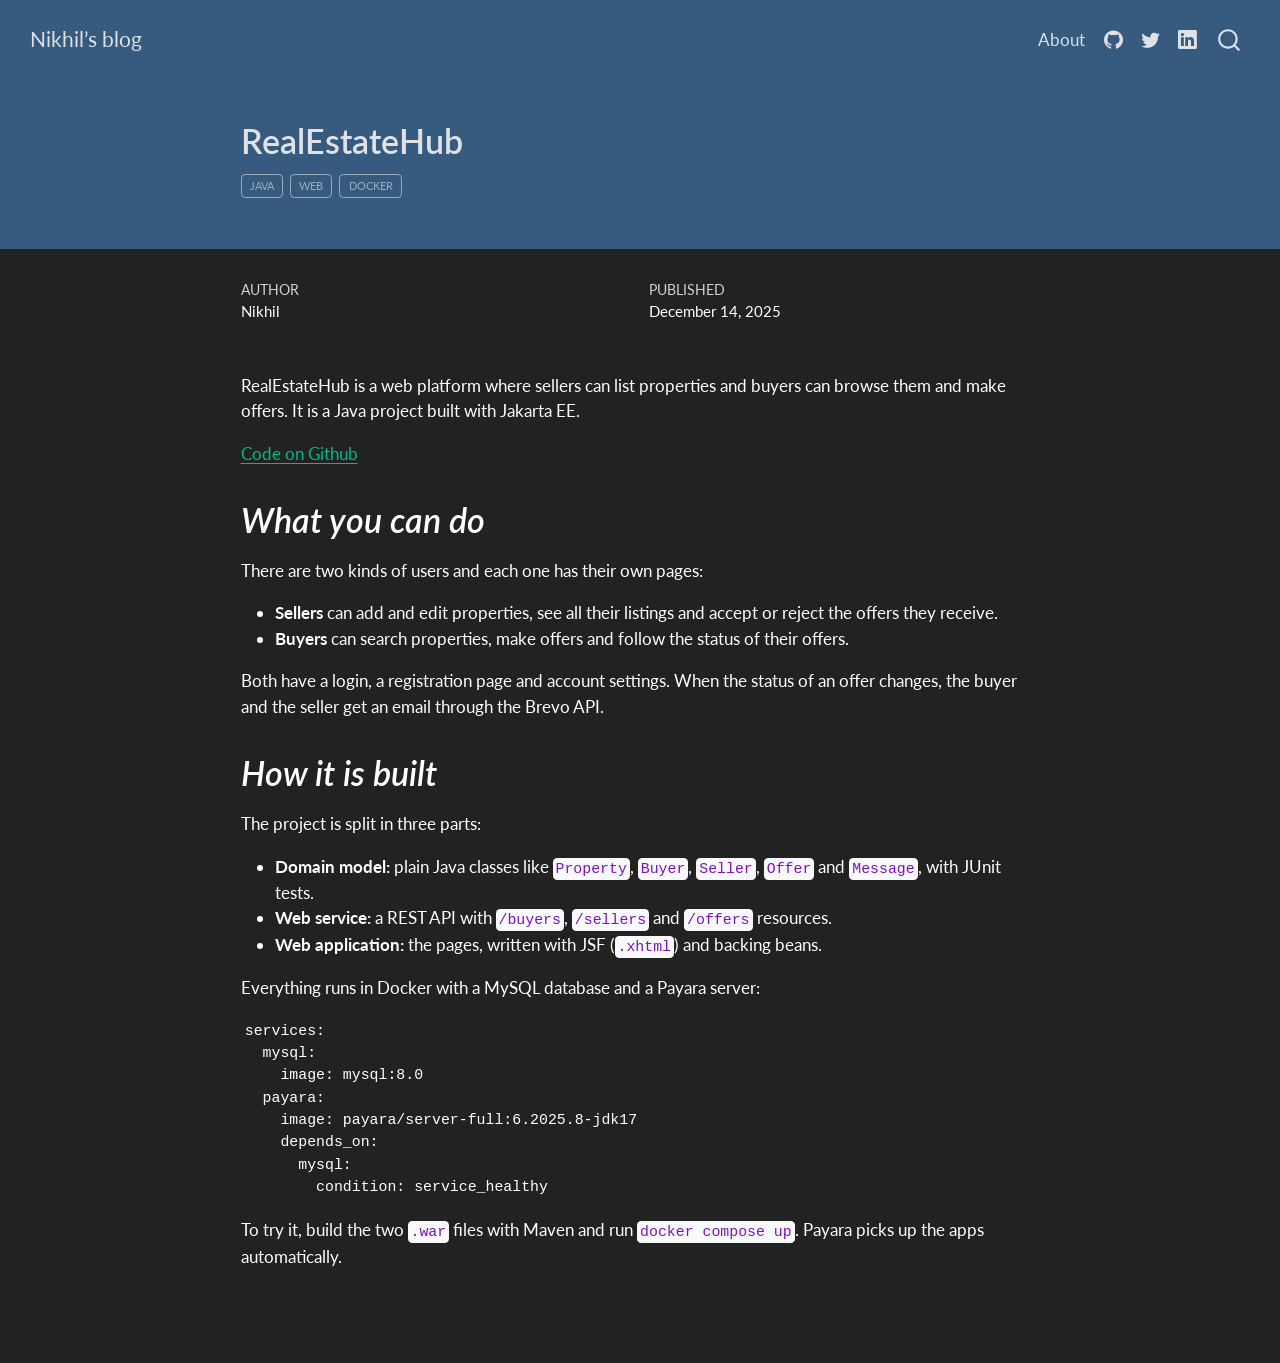
<file: docs/posts/realestatehub/index.html>
<!DOCTYPE html>
<html xmlns="http://www.w3.org/1999/xhtml" lang="en" xml:lang="en"><head>

<meta charset="utf-8">
<meta name="generator" content="quarto-1.5.57">

<meta name="viewport" content="width=device-width, initial-scale=1.0, user-scalable=yes">

<meta name="author" content="Nikhil">
<meta name="dcterms.date" content="2025-12-14">

<title>RealEstateHub – Nikhil’s blog</title>
<style>
code{white-space: pre-wrap;}
span.smallcaps{font-variant: small-caps;}
div.columns{display: flex; gap: min(4vw, 1.5em);}
div.column{flex: auto; overflow-x: auto;}
div.hanging-indent{margin-left: 1.5em; text-indent: -1.5em;}
ul.task-list{list-style: none;}
ul.task-list li input[type="checkbox"] {
  width: 0.8em;
  margin: 0 0.8em 0.2em -1em; /* quarto-specific, see https://github.com/quarto-dev/quarto-cli/issues/4556 */ 
  vertical-align: middle;
}
</style>


<script src="../../site_libs/quarto-nav/quarto-nav.js"></script>
<script src="../../site_libs/quarto-nav/headroom.min.js"></script>
<script src="../../site_libs/clipboard/clipboard.min.js"></script>
<script src="../../site_libs/quarto-search/autocomplete.umd.js"></script>
<script src="../../site_libs/quarto-search/fuse.min.js"></script>
<script src="../../site_libs/quarto-search/quarto-search.js"></script>
<meta name="quarto:offset" content="../../">
<script src="../../site_libs/quarto-html/quarto.js"></script>
<script src="../../site_libs/quarto-html/popper.min.js"></script>
<script src="../../site_libs/quarto-html/tippy.umd.min.js"></script>
<script src="../../site_libs/quarto-html/anchor.min.js"></script>
<link href="../../site_libs/quarto-html/tippy.css" rel="stylesheet">
<link href="../../site_libs/quarto-html/quarto-syntax-highlighting-dark.css" rel="stylesheet" id="quarto-text-highlighting-styles">
<script src="../../site_libs/bootstrap/bootstrap.min.js"></script>
<link href="../../site_libs/bootstrap/bootstrap-icons.css" rel="stylesheet">
<link href="../../site_libs/bootstrap/bootstrap.min.css" rel="stylesheet" id="quarto-bootstrap" data-mode="dark">
<script id="quarto-search-options" type="application/json">{
  "location": "navbar",
  "copy-button": false,
  "collapse-after": 3,
  "panel-placement": "end",
  "type": "overlay",
  "limit": 50,
  "keyboard-shortcut": [
    "f",
    "/",
    "s"
  ],
  "show-item-context": false,
  "language": {
    "search-no-results-text": "No results",
    "search-matching-documents-text": "matching documents",
    "search-copy-link-title": "Copy link to search",
    "search-hide-matches-text": "Hide additional matches",
    "search-more-match-text": "more match in this document",
    "search-more-matches-text": "more matches in this document",
    "search-clear-button-title": "Clear",
    "search-text-placeholder": "",
    "search-detached-cancel-button-title": "Cancel",
    "search-submit-button-title": "Submit",
    "search-label": "Search"
  }
}</script>


<link rel="stylesheet" href="../../styles.css">
</head>

<body class="nav-fixed fullcontent">

<div id="quarto-search-results"></div>
  <header id="quarto-header" class="headroom fixed-top quarto-banner">
    <nav class="navbar navbar-expand-lg " data-bs-theme="dark">
      <div class="navbar-container container-fluid">
      <div class="navbar-brand-container mx-auto">
    <a class="navbar-brand" href="../../index.html">
    <span class="navbar-title">Nikhil’s blog</span>
    </a>
  </div>
            <div id="quarto-search" class="" title="Search"></div>
          <button class="navbar-toggler" type="button" data-bs-toggle="collapse" data-bs-target="#navbarCollapse" aria-controls="navbarCollapse" role="menu" aria-expanded="false" aria-label="Toggle navigation" onclick="if (window.quartoToggleHeadroom) { window.quartoToggleHeadroom(); }">
  <span class="navbar-toggler-icon"></span>
</button>
          <div class="collapse navbar-collapse" id="navbarCollapse">
            <ul class="navbar-nav navbar-nav-scroll ms-auto">
  <li class="nav-item">
    <a class="nav-link" href="../../about.html"> 
<span class="menu-text">About</span></a>
  </li>  
  <li class="nav-item compact">
    <a class="nav-link" href="https://github.com/nikh123"> <i class="bi bi-github" role="img">
</i> 
<span class="menu-text"></span></a>
  </li>  
  <li class="nav-item compact">
    <a class="nav-link" href="https://twitter.com/Nikh108"> <i class="bi bi-twitter" role="img">
</i> 
<span class="menu-text"></span></a>
  </li>  
  <li class="nav-item compact">
    <a class="nav-link" href="https://www.linkedin.com/in/nikhil-acharya-5a8049258/"> <i class="bi bi-linkedin" role="img">
</i> 
<span class="menu-text"></span></a>
  </li>  
</ul>
          </div> <!-- /navcollapse -->
            <div class="quarto-navbar-tools">
</div>
      </div> <!-- /container-fluid -->
    </nav>
</header>
<!-- content -->
<header id="title-block-header" class="quarto-title-block default page-columns page-full">
  <div class="quarto-title-banner page-columns page-full">
    <div class="quarto-title column-body">
      <h1 class="title">RealEstateHub</h1>
                                <div class="quarto-categories">
                <div class="quarto-category">Java</div>
                <div class="quarto-category">Web</div>
                <div class="quarto-category">Docker</div>
              </div>
                  </div>
  </div>
    
  
  <div class="quarto-title-meta">

      <div>
      <div class="quarto-title-meta-heading">Author</div>
      <div class="quarto-title-meta-contents">
               <p>Nikhil </p>
            </div>
    </div>
      
      <div>
      <div class="quarto-title-meta-heading">Published</div>
      <div class="quarto-title-meta-contents">
        <p class="date">December 14, 2025</p>
      </div>
    </div>
    
      
    </div>
    
  
  </header><div id="quarto-content" class="quarto-container page-columns page-rows-contents page-layout-article page-navbar">
<!-- sidebar -->
<!-- margin-sidebar -->
    
<!-- main -->
<main class="content quarto-banner-title-block" id="quarto-document-content">





<p>RealEstateHub is a web platform where sellers can list properties and buyers can browse them and make offers. It is a Java project built with Jakarta EE.</p>
<p><a href="https://github.com/nikh123/RealEstateHub">Code on Github</a></p>
<section id="what-you-can-do" class="level1">
<h1><em>What you can do</em></h1>
<p>There are two kinds of users and each one has their own pages:</p>
<ul>
<li><strong>Sellers</strong> can add and edit properties, see all their listings and accept or reject the offers they receive.<br>
</li>
<li><strong>Buyers</strong> can search properties, make offers and follow the status of their offers.</li>
</ul>
<p>Both have a login, a registration page and account settings. When the status of an offer changes, the buyer and the seller get an email through the Brevo API.</p>
</section>
<section id="how-it-is-built" class="level1">
<h1><em>How it is built</em></h1>
<p>The project is split in three parts:</p>
<ul>
<li><strong>Domain model:</strong> plain Java classes like <code>Property</code>, <code>Buyer</code>, <code>Seller</code>, <code>Offer</code> and <code>Message</code>, with JUnit tests.<br>
</li>
<li><strong>Web service:</strong> a REST API with <code>/buyers</code>, <code>/sellers</code> and <code>/offers</code> resources.<br>
</li>
<li><strong>Web application:</strong> the pages, written with JSF (<code>.xhtml</code>) and backing beans.</li>
</ul>
<p>Everything runs in Docker with a MySQL database and a Payara server:</p>
<pre><code>services:
  mysql:
    image: mysql:8.0
  payara:
    image: payara/server-full:6.2025.8-jdk17
    depends_on:
      mysql:
        condition: service_healthy</code></pre>
<p>To try it, build the two <code>.war</code> files with Maven and run <code>docker compose up</code>. Payara picks up the apps automatically.</p>


</section>

</main> <!-- /main -->
<script id="quarto-html-after-body" type="application/javascript">
window.document.addEventListener("DOMContentLoaded", function (event) {
  const toggleBodyColorMode = (bsSheetEl) => {
    const mode = bsSheetEl.getAttribute("data-mode");
    const bodyEl = window.document.querySelector("body");
    if (mode === "dark") {
      bodyEl.classList.add("quarto-dark");
      bodyEl.classList.remove("quarto-light");
    } else {
      bodyEl.classList.add("quarto-light");
      bodyEl.classList.remove("quarto-dark");
    }
  }
  const toggleBodyColorPrimary = () => {
    const bsSheetEl = window.document.querySelector("link#quarto-bootstrap");
    if (bsSheetEl) {
      toggleBodyColorMode(bsSheetEl);
    }
  }
  toggleBodyColorPrimary();  
  const icon = "";
  const anchorJS = new window.AnchorJS();
  anchorJS.options = {
    placement: 'right',
    icon: icon
  };
  anchorJS.add('.anchored');
  const isCodeAnnotation = (el) => {
    for (const clz of el.classList) {
      if (clz.startsWith('code-annotation-')) {                     
        return true;
      }
    }
    return false;
  }
  const onCopySuccess = function(e) {
    // button target
    const button = e.trigger;
    // don't keep focus
    button.blur();
    // flash "checked"
    button.classList.add('code-copy-button-checked');
    var currentTitle = button.getAttribute("title");
    button.setAttribute("title", "Copied!");
    let tooltip;
    if (window.bootstrap) {
      button.setAttribute("data-bs-toggle", "tooltip");
      button.setAttribute("data-bs-placement", "left");
      button.setAttribute("data-bs-title", "Copied!");
      tooltip = new bootstrap.Tooltip(button, 
        { trigger: "manual", 
          customClass: "code-copy-button-tooltip",
          offset: [0, -8]});
      tooltip.show();    
    }
    setTimeout(function() {
      if (tooltip) {
        tooltip.hide();
        button.removeAttribute("data-bs-title");
        button.removeAttribute("data-bs-toggle");
        button.removeAttribute("data-bs-placement");
      }
      button.setAttribute("title", currentTitle);
      button.classList.remove('code-copy-button-checked');
    }, 1000);
    // clear code selection
    e.clearSelection();
  }
  const getTextToCopy = function(trigger) {
      const codeEl = trigger.previousElementSibling.cloneNode(true);
      for (const childEl of codeEl.children) {
        if (isCodeAnnotation(childEl)) {
          childEl.remove();
        }
      }
      return codeEl.innerText;
  }
  const clipboard = new window.ClipboardJS('.code-copy-button:not([data-in-quarto-modal])', {
    text: getTextToCopy
  });
  clipboard.on('success', onCopySuccess);
  if (window.document.getElementById('quarto-embedded-source-code-modal')) {
    // For code content inside modals, clipBoardJS needs to be initialized with a container option
    // TODO: Check when it could be a function (https://github.com/zenorocha/clipboard.js/issues/860)
    const clipboardModal = new window.ClipboardJS('.code-copy-button[data-in-quarto-modal]', {
      text: getTextToCopy,
      container: window.document.getElementById('quarto-embedded-source-code-modal')
    });
    clipboardModal.on('success', onCopySuccess);
  }
    var localhostRegex = new RegExp(/^(?:http|https):\/\/localhost\:?[0-9]*\//);
    var mailtoRegex = new RegExp(/^mailto:/);
      var filterRegex = new RegExp('/' + window.location.host + '/');
    var isInternal = (href) => {
        return filterRegex.test(href) || localhostRegex.test(href) || mailtoRegex.test(href);
    }
    // Inspect non-navigation links and adorn them if external
 	var links = window.document.querySelectorAll('a[href]:not(.nav-link):not(.navbar-brand):not(.toc-action):not(.sidebar-link):not(.sidebar-item-toggle):not(.pagination-link):not(.no-external):not([aria-hidden]):not(.dropdown-item):not(.quarto-navigation-tool):not(.about-link)');
    for (var i=0; i<links.length; i++) {
      const link = links[i];
      if (!isInternal(link.href)) {
        // undo the damage that might have been done by quarto-nav.js in the case of
        // links that we want to consider external
        if (link.dataset.originalHref !== undefined) {
          link.href = link.dataset.originalHref;
        }
      }
    }
  function tippyHover(el, contentFn, onTriggerFn, onUntriggerFn) {
    const config = {
      allowHTML: true,
      maxWidth: 500,
      delay: 100,
      arrow: false,
      appendTo: function(el) {
          return el.parentElement;
      },
      interactive: true,
      interactiveBorder: 10,
      theme: 'quarto',
      placement: 'bottom-start',
    };
    if (contentFn) {
      config.content = contentFn;
    }
    if (onTriggerFn) {
      config.onTrigger = onTriggerFn;
    }
    if (onUntriggerFn) {
      config.onUntrigger = onUntriggerFn;
    }
    window.tippy(el, config); 
  }
  const noterefs = window.document.querySelectorAll('a[role="doc-noteref"]');
  for (var i=0; i<noterefs.length; i++) {
    const ref = noterefs[i];
    tippyHover(ref, function() {
      // use id or data attribute instead here
      let href = ref.getAttribute('data-footnote-href') || ref.getAttribute('href');
      try { href = new URL(href).hash; } catch {}
      const id = href.replace(/^#\/?/, "");
      const note = window.document.getElementById(id);
      if (note) {
        return note.innerHTML;
      } else {
        return "";
      }
    });
  }
  const xrefs = window.document.querySelectorAll('a.quarto-xref');
  const processXRef = (id, note) => {
    // Strip column container classes
    const stripColumnClz = (el) => {
      el.classList.remove("page-full", "page-columns");
      if (el.children) {
        for (const child of el.children) {
          stripColumnClz(child);
        }
      }
    }
    stripColumnClz(note)
    if (id === null || id.startsWith('sec-')) {
      // Special case sections, only their first couple elements
      const container = document.createElement("div");
      if (note.children && note.children.length > 2) {
        container.appendChild(note.children[0].cloneNode(true));
        for (let i = 1; i < note.children.length; i++) {
          const child = note.children[i];
          if (child.tagName === "P" && child.innerText === "") {
            continue;
          } else {
            container.appendChild(child.cloneNode(true));
            break;
          }
        }
        if (window.Quarto?.typesetMath) {
          window.Quarto.typesetMath(container);
        }
        return container.innerHTML
      } else {
        if (window.Quarto?.typesetMath) {
          window.Quarto.typesetMath(note);
        }
        return note.innerHTML;
      }
    } else {
      // Remove any anchor links if they are present
      const anchorLink = note.querySelector('a.anchorjs-link');
      if (anchorLink) {
        anchorLink.remove();
      }
      if (window.Quarto?.typesetMath) {
        window.Quarto.typesetMath(note);
      }
      // TODO in 1.5, we should make sure this works without a callout special case
      if (note.classList.contains("callout")) {
        return note.outerHTML;
      } else {
        return note.innerHTML;
      }
    }
  }
  for (var i=0; i<xrefs.length; i++) {
    const xref = xrefs[i];
    tippyHover(xref, undefined, function(instance) {
      instance.disable();
      let url = xref.getAttribute('href');
      let hash = undefined; 
      if (url.startsWith('#')) {
        hash = url;
      } else {
        try { hash = new URL(url).hash; } catch {}
      }
      if (hash) {
        const id = hash.replace(/^#\/?/, "");
        const note = window.document.getElementById(id);
        if (note !== null) {
          try {
            const html = processXRef(id, note.cloneNode(true));
            instance.setContent(html);
          } finally {
            instance.enable();
            instance.show();
          }
        } else {
          // See if we can fetch this
          fetch(url.split('#')[0])
          .then(res => res.text())
          .then(html => {
            const parser = new DOMParser();
            const htmlDoc = parser.parseFromString(html, "text/html");
            const note = htmlDoc.getElementById(id);
            if (note !== null) {
              const html = processXRef(id, note);
              instance.setContent(html);
            } 
          }).finally(() => {
            instance.enable();
            instance.show();
          });
        }
      } else {
        // See if we can fetch a full url (with no hash to target)
        // This is a special case and we should probably do some content thinning / targeting
        fetch(url)
        .then(res => res.text())
        .then(html => {
          const parser = new DOMParser();
          const htmlDoc = parser.parseFromString(html, "text/html");
          const note = htmlDoc.querySelector('main.content');
          if (note !== null) {
            // This should only happen for chapter cross references
            // (since there is no id in the URL)
            // remove the first header
            if (note.children.length > 0 && note.children[0].tagName === "HEADER") {
              note.children[0].remove();
            }
            const html = processXRef(null, note);
            instance.setContent(html);
          } 
        }).finally(() => {
          instance.enable();
          instance.show();
        });
      }
    }, function(instance) {
    });
  }
      let selectedAnnoteEl;
      const selectorForAnnotation = ( cell, annotation) => {
        let cellAttr = 'data-code-cell="' + cell + '"';
        let lineAttr = 'data-code-annotation="' +  annotation + '"';
        const selector = 'span[' + cellAttr + '][' + lineAttr + ']';
        return selector;
      }
      const selectCodeLines = (annoteEl) => {
        const doc = window.document;
        const targetCell = annoteEl.getAttribute("data-target-cell");
        const targetAnnotation = annoteEl.getAttribute("data-target-annotation");
        const annoteSpan = window.document.querySelector(selectorForAnnotation(targetCell, targetAnnotation));
        const lines = annoteSpan.getAttribute("data-code-lines").split(",");
        const lineIds = lines.map((line) => {
          return targetCell + "-" + line;
        })
        let top = null;
        let height = null;
        let parent = null;
        if (lineIds.length > 0) {
            //compute the position of the single el (top and bottom and make a div)
            const el = window.document.getElementById(lineIds[0]);
            top = el.offsetTop;
            height = el.offsetHeight;
            parent = el.parentElement.parentElement;
          if (lineIds.length > 1) {
            const lastEl = window.document.getElementById(lineIds[lineIds.length - 1]);
            const bottom = lastEl.offsetTop + lastEl.offsetHeight;
            height = bottom - top;
          }
          if (top !== null && height !== null && parent !== null) {
            // cook up a div (if necessary) and position it 
            let div = window.document.getElementById("code-annotation-line-highlight");
            if (div === null) {
              div = window.document.createElement("div");
              div.setAttribute("id", "code-annotation-line-highlight");
              div.style.position = 'absolute';
              parent.appendChild(div);
            }
            div.style.top = top - 2 + "px";
            div.style.height = height + 4 + "px";
            div.style.left = 0;
            let gutterDiv = window.document.getElementById("code-annotation-line-highlight-gutter");
            if (gutterDiv === null) {
              gutterDiv = window.document.createElement("div");
              gutterDiv.setAttribute("id", "code-annotation-line-highlight-gutter");
              gutterDiv.style.position = 'absolute';
              const codeCell = window.document.getElementById(targetCell);
              const gutter = codeCell.querySelector('.code-annotation-gutter');
              gutter.appendChild(gutterDiv);
            }
            gutterDiv.style.top = top - 2 + "px";
            gutterDiv.style.height = height + 4 + "px";
          }
          selectedAnnoteEl = annoteEl;
        }
      };
      const unselectCodeLines = () => {
        const elementsIds = ["code-annotation-line-highlight", "code-annotation-line-highlight-gutter"];
        elementsIds.forEach((elId) => {
          const div = window.document.getElementById(elId);
          if (div) {
            div.remove();
          }
        });
        selectedAnnoteEl = undefined;
      };
        // Handle positioning of the toggle
    window.addEventListener(
      "resize",
      throttle(() => {
        elRect = undefined;
        if (selectedAnnoteEl) {
          selectCodeLines(selectedAnnoteEl);
        }
      }, 10)
    );
    function throttle(fn, ms) {
    let throttle = false;
    let timer;
      return (...args) => {
        if(!throttle) { // first call gets through
            fn.apply(this, args);
            throttle = true;
        } else { // all the others get throttled
            if(timer) clearTimeout(timer); // cancel #2
            timer = setTimeout(() => {
              fn.apply(this, args);
              timer = throttle = false;
            }, ms);
        }
      };
    }
      // Attach click handler to the DT
      const annoteDls = window.document.querySelectorAll('dt[data-target-cell]');
      for (const annoteDlNode of annoteDls) {
        annoteDlNode.addEventListener('click', (event) => {
          const clickedEl = event.target;
          if (clickedEl !== selectedAnnoteEl) {
            unselectCodeLines();
            const activeEl = window.document.querySelector('dt[data-target-cell].code-annotation-active');
            if (activeEl) {
              activeEl.classList.remove('code-annotation-active');
            }
            selectCodeLines(clickedEl);
            clickedEl.classList.add('code-annotation-active');
          } else {
            // Unselect the line
            unselectCodeLines();
            clickedEl.classList.remove('code-annotation-active');
          }
        });
      }
  const findCites = (el) => {
    const parentEl = el.parentElement;
    if (parentEl) {
      const cites = parentEl.dataset.cites;
      if (cites) {
        return {
          el,
          cites: cites.split(' ')
        };
      } else {
        return findCites(el.parentElement)
      }
    } else {
      return undefined;
    }
  };
  var bibliorefs = window.document.querySelectorAll('a[role="doc-biblioref"]');
  for (var i=0; i<bibliorefs.length; i++) {
    const ref = bibliorefs[i];
    const citeInfo = findCites(ref);
    if (citeInfo) {
      tippyHover(citeInfo.el, function() {
        var popup = window.document.createElement('div');
        citeInfo.cites.forEach(function(cite) {
          var citeDiv = window.document.createElement('div');
          citeDiv.classList.add('hanging-indent');
          citeDiv.classList.add('csl-entry');
          var biblioDiv = window.document.getElementById('ref-' + cite);
          if (biblioDiv) {
            citeDiv.innerHTML = biblioDiv.innerHTML;
          }
          popup.appendChild(citeDiv);
        });
        return popup.innerHTML;
      });
    }
  }
});
</script>
</div> <!-- /content -->




</body></html>
</file>
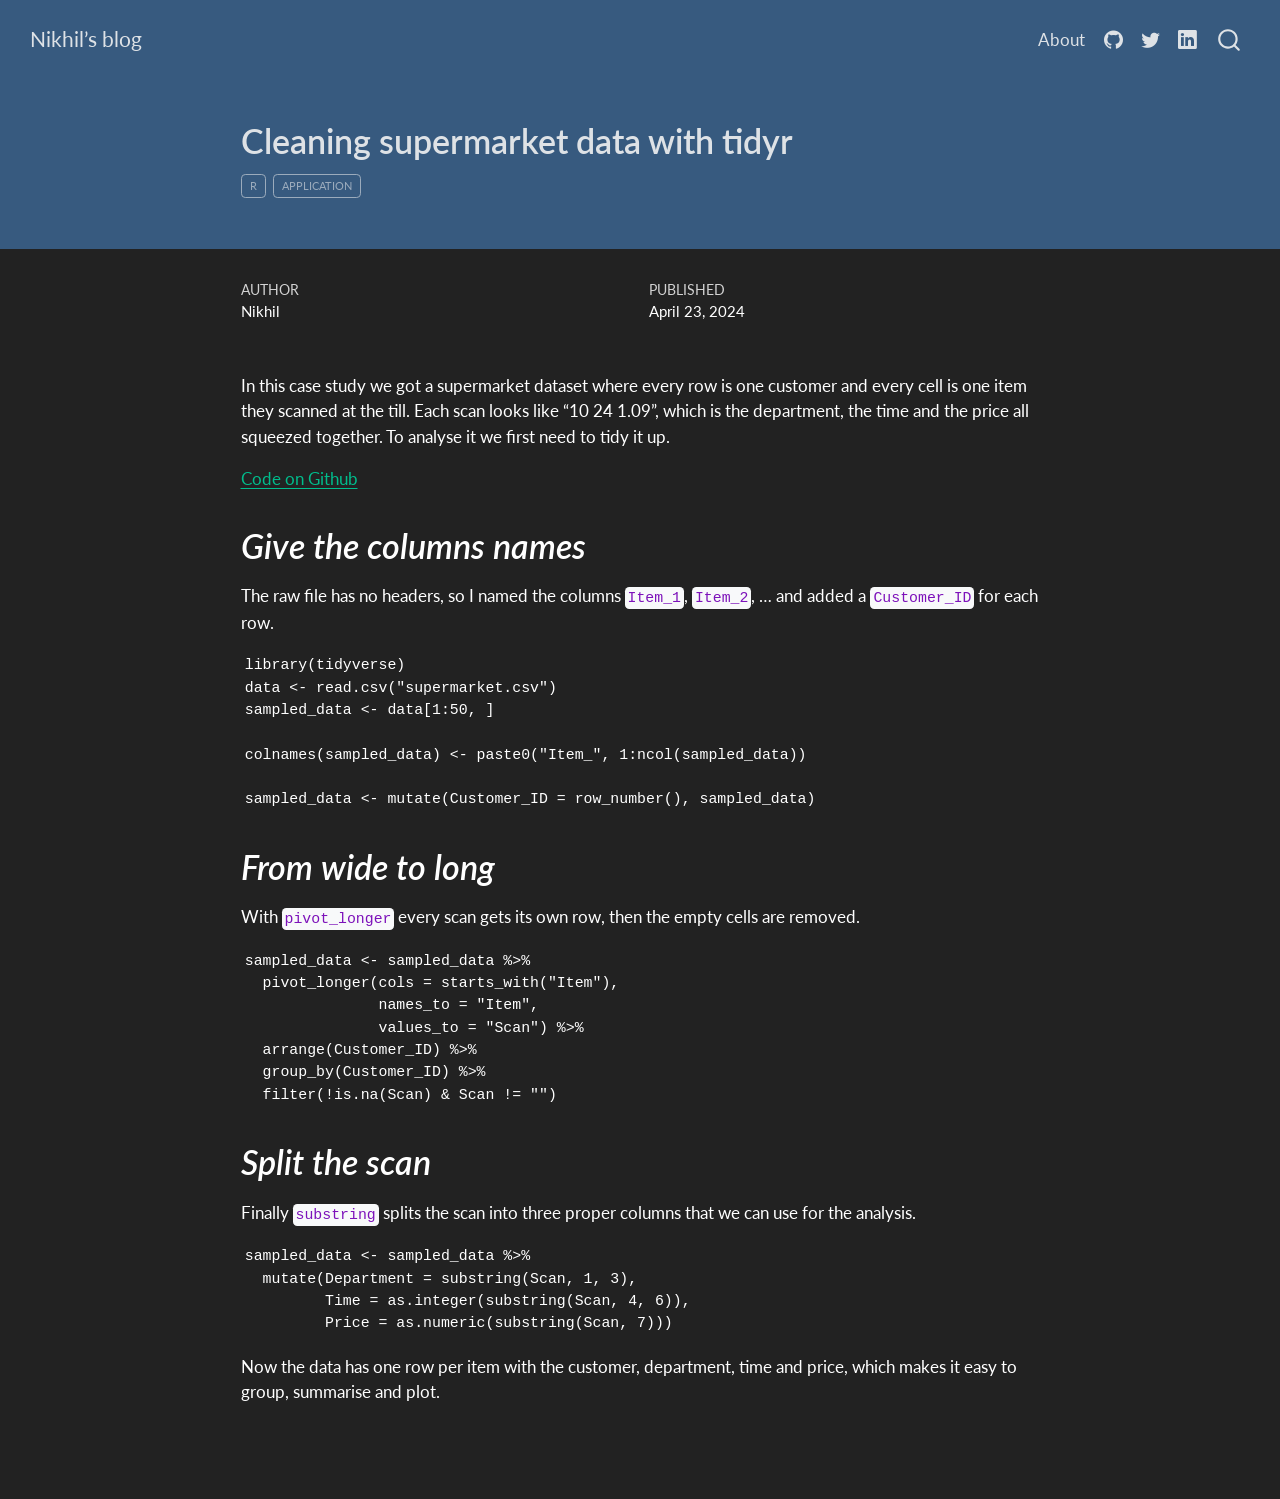
<file: docs/posts/supermarket/index.html>
<!DOCTYPE html>
<html xmlns="http://www.w3.org/1999/xhtml" lang="en" xml:lang="en"><head>

<meta charset="utf-8">
<meta name="generator" content="quarto-1.5.57">

<meta name="viewport" content="width=device-width, initial-scale=1.0, user-scalable=yes">

<meta name="author" content="Nikhil">
<meta name="dcterms.date" content="2024-04-23">

<title>Cleaning supermarket data with tidyr – Nikhil’s blog</title>
<style>
code{white-space: pre-wrap;}
span.smallcaps{font-variant: small-caps;}
div.columns{display: flex; gap: min(4vw, 1.5em);}
div.column{flex: auto; overflow-x: auto;}
div.hanging-indent{margin-left: 1.5em; text-indent: -1.5em;}
ul.task-list{list-style: none;}
ul.task-list li input[type="checkbox"] {
  width: 0.8em;
  margin: 0 0.8em 0.2em -1em; /* quarto-specific, see https://github.com/quarto-dev/quarto-cli/issues/4556 */ 
  vertical-align: middle;
}
</style>


<script src="../../site_libs/quarto-nav/quarto-nav.js"></script>
<script src="../../site_libs/quarto-nav/headroom.min.js"></script>
<script src="../../site_libs/clipboard/clipboard.min.js"></script>
<script src="../../site_libs/quarto-search/autocomplete.umd.js"></script>
<script src="../../site_libs/quarto-search/fuse.min.js"></script>
<script src="../../site_libs/quarto-search/quarto-search.js"></script>
<meta name="quarto:offset" content="../../">
<script src="../../site_libs/quarto-html/quarto.js"></script>
<script src="../../site_libs/quarto-html/popper.min.js"></script>
<script src="../../site_libs/quarto-html/tippy.umd.min.js"></script>
<script src="../../site_libs/quarto-html/anchor.min.js"></script>
<link href="../../site_libs/quarto-html/tippy.css" rel="stylesheet">
<link href="../../site_libs/quarto-html/quarto-syntax-highlighting-dark.css" rel="stylesheet" id="quarto-text-highlighting-styles">
<script src="../../site_libs/bootstrap/bootstrap.min.js"></script>
<link href="../../site_libs/bootstrap/bootstrap-icons.css" rel="stylesheet">
<link href="../../site_libs/bootstrap/bootstrap.min.css" rel="stylesheet" id="quarto-bootstrap" data-mode="dark">
<script id="quarto-search-options" type="application/json">{
  "location": "navbar",
  "copy-button": false,
  "collapse-after": 3,
  "panel-placement": "end",
  "type": "overlay",
  "limit": 50,
  "keyboard-shortcut": [
    "f",
    "/",
    "s"
  ],
  "show-item-context": false,
  "language": {
    "search-no-results-text": "No results",
    "search-matching-documents-text": "matching documents",
    "search-copy-link-title": "Copy link to search",
    "search-hide-matches-text": "Hide additional matches",
    "search-more-match-text": "more match in this document",
    "search-more-matches-text": "more matches in this document",
    "search-clear-button-title": "Clear",
    "search-text-placeholder": "",
    "search-detached-cancel-button-title": "Cancel",
    "search-submit-button-title": "Submit",
    "search-label": "Search"
  }
}</script>


<link rel="stylesheet" href="../../styles.css">
</head>

<body class="nav-fixed fullcontent">

<div id="quarto-search-results"></div>
  <header id="quarto-header" class="headroom fixed-top quarto-banner">
    <nav class="navbar navbar-expand-lg " data-bs-theme="dark">
      <div class="navbar-container container-fluid">
      <div class="navbar-brand-container mx-auto">
    <a class="navbar-brand" href="../../index.html">
    <span class="navbar-title">Nikhil’s blog</span>
    </a>
  </div>
            <div id="quarto-search" class="" title="Search"></div>
          <button class="navbar-toggler" type="button" data-bs-toggle="collapse" data-bs-target="#navbarCollapse" aria-controls="navbarCollapse" role="menu" aria-expanded="false" aria-label="Toggle navigation" onclick="if (window.quartoToggleHeadroom) { window.quartoToggleHeadroom(); }">
  <span class="navbar-toggler-icon"></span>
</button>
          <div class="collapse navbar-collapse" id="navbarCollapse">
            <ul class="navbar-nav navbar-nav-scroll ms-auto">
  <li class="nav-item">
    <a class="nav-link" href="../../about.html"> 
<span class="menu-text">About</span></a>
  </li>  
  <li class="nav-item compact">
    <a class="nav-link" href="https://github.com/nikh123"> <i class="bi bi-github" role="img">
</i> 
<span class="menu-text"></span></a>
  </li>  
  <li class="nav-item compact">
    <a class="nav-link" href="https://twitter.com/Nikh108"> <i class="bi bi-twitter" role="img">
</i> 
<span class="menu-text"></span></a>
  </li>  
  <li class="nav-item compact">
    <a class="nav-link" href="https://www.linkedin.com/in/nikhil-acharya-5a8049258/"> <i class="bi bi-linkedin" role="img">
</i> 
<span class="menu-text"></span></a>
  </li>  
</ul>
          </div> <!-- /navcollapse -->
            <div class="quarto-navbar-tools">
</div>
      </div> <!-- /container-fluid -->
    </nav>
</header>
<!-- content -->
<header id="title-block-header" class="quarto-title-block default page-columns page-full">
  <div class="quarto-title-banner page-columns page-full">
    <div class="quarto-title column-body">
      <h1 class="title">Cleaning supermarket data with tidyr</h1>
                                <div class="quarto-categories">
                <div class="quarto-category">R</div>
                <div class="quarto-category">application</div>
              </div>
                  </div>
  </div>
    
  
  <div class="quarto-title-meta">

      <div>
      <div class="quarto-title-meta-heading">Author</div>
      <div class="quarto-title-meta-contents">
               <p>Nikhil </p>
            </div>
    </div>
      
      <div>
      <div class="quarto-title-meta-heading">Published</div>
      <div class="quarto-title-meta-contents">
        <p class="date">April 23, 2024</p>
      </div>
    </div>
    
      
    </div>
    
  
  </header><div id="quarto-content" class="quarto-container page-columns page-rows-contents page-layout-article page-navbar">
<!-- sidebar -->
<!-- margin-sidebar -->
    
<!-- main -->
<main class="content quarto-banner-title-block" id="quarto-document-content">





<p>In this case study we got a supermarket dataset where every row is one customer and every cell is one item they scanned at the till. Each scan looks like “10 24 1.09”, which is the department, the time and the price all squeezed together. To analyse it we first need to tidy it up.</p>
<p><a href="https://github.com/nikh123/ELABII">Code on Github</a></p>
<section id="give-the-columns-names" class="level1">
<h1><em>Give the columns names</em></h1>
<p>The raw file has no headers, so I named the columns <code>Item_1</code>, <code>Item_2</code>, … and added a <code>Customer_ID</code> for each row.</p>
<pre><code>library(tidyverse)
data &lt;- read.csv("supermarket.csv")
sampled_data &lt;- data[1:50, ]

colnames(sampled_data) &lt;- paste0("Item_", 1:ncol(sampled_data))

sampled_data &lt;- mutate(Customer_ID = row_number(), sampled_data)</code></pre>
</section>
<section id="from-wide-to-long" class="level1">
<h1><em>From wide to long</em></h1>
<p>With <code>pivot_longer</code> every scan gets its own row, then the empty cells are removed.</p>
<pre><code>sampled_data &lt;- sampled_data %&gt;%
  pivot_longer(cols = starts_with("Item"),
               names_to = "Item",
               values_to = "Scan") %&gt;%
  arrange(Customer_ID) %&gt;%
  group_by(Customer_ID) %&gt;%
  filter(!is.na(Scan) &amp; Scan != "")</code></pre>
</section>
<section id="split-the-scan" class="level1">
<h1><em>Split the scan</em></h1>
<p>Finally <code>substring</code> splits the scan into three proper columns that we can use for the analysis.</p>
<pre><code>sampled_data &lt;- sampled_data %&gt;%
  mutate(Department = substring(Scan, 1, 3),
         Time = as.integer(substring(Scan, 4, 6)),
         Price = as.numeric(substring(Scan, 7)))</code></pre>
<p>Now the data has one row per item with the customer, department, time and price, which makes it easy to group, summarise and plot.</p>


</section>

</main> <!-- /main -->
<script id="quarto-html-after-body" type="application/javascript">
window.document.addEventListener("DOMContentLoaded", function (event) {
  const toggleBodyColorMode = (bsSheetEl) => {
    const mode = bsSheetEl.getAttribute("data-mode");
    const bodyEl = window.document.querySelector("body");
    if (mode === "dark") {
      bodyEl.classList.add("quarto-dark");
      bodyEl.classList.remove("quarto-light");
    } else {
      bodyEl.classList.add("quarto-light");
      bodyEl.classList.remove("quarto-dark");
    }
  }
  const toggleBodyColorPrimary = () => {
    const bsSheetEl = window.document.querySelector("link#quarto-bootstrap");
    if (bsSheetEl) {
      toggleBodyColorMode(bsSheetEl);
    }
  }
  toggleBodyColorPrimary();  
  const icon = "";
  const anchorJS = new window.AnchorJS();
  anchorJS.options = {
    placement: 'right',
    icon: icon
  };
  anchorJS.add('.anchored');
  const isCodeAnnotation = (el) => {
    for (const clz of el.classList) {
      if (clz.startsWith('code-annotation-')) {                     
        return true;
      }
    }
    return false;
  }
  const onCopySuccess = function(e) {
    // button target
    const button = e.trigger;
    // don't keep focus
    button.blur();
    // flash "checked"
    button.classList.add('code-copy-button-checked');
    var currentTitle = button.getAttribute("title");
    button.setAttribute("title", "Copied!");
    let tooltip;
    if (window.bootstrap) {
      button.setAttribute("data-bs-toggle", "tooltip");
      button.setAttribute("data-bs-placement", "left");
      button.setAttribute("data-bs-title", "Copied!");
      tooltip = new bootstrap.Tooltip(button, 
        { trigger: "manual", 
          customClass: "code-copy-button-tooltip",
          offset: [0, -8]});
      tooltip.show();    
    }
    setTimeout(function() {
      if (tooltip) {
        tooltip.hide();
        button.removeAttribute("data-bs-title");
        button.removeAttribute("data-bs-toggle");
        button.removeAttribute("data-bs-placement");
      }
      button.setAttribute("title", currentTitle);
      button.classList.remove('code-copy-button-checked');
    }, 1000);
    // clear code selection
    e.clearSelection();
  }
  const getTextToCopy = function(trigger) {
      const codeEl = trigger.previousElementSibling.cloneNode(true);
      for (const childEl of codeEl.children) {
        if (isCodeAnnotation(childEl)) {
          childEl.remove();
        }
      }
      return codeEl.innerText;
  }
  const clipboard = new window.ClipboardJS('.code-copy-button:not([data-in-quarto-modal])', {
    text: getTextToCopy
  });
  clipboard.on('success', onCopySuccess);
  if (window.document.getElementById('quarto-embedded-source-code-modal')) {
    // For code content inside modals, clipBoardJS needs to be initialized with a container option
    // TODO: Check when it could be a function (https://github.com/zenorocha/clipboard.js/issues/860)
    const clipboardModal = new window.ClipboardJS('.code-copy-button[data-in-quarto-modal]', {
      text: getTextToCopy,
      container: window.document.getElementById('quarto-embedded-source-code-modal')
    });
    clipboardModal.on('success', onCopySuccess);
  }
    var localhostRegex = new RegExp(/^(?:http|https):\/\/localhost\:?[0-9]*\//);
    var mailtoRegex = new RegExp(/^mailto:/);
      var filterRegex = new RegExp('/' + window.location.host + '/');
    var isInternal = (href) => {
        return filterRegex.test(href) || localhostRegex.test(href) || mailtoRegex.test(href);
    }
    // Inspect non-navigation links and adorn them if external
 	var links = window.document.querySelectorAll('a[href]:not(.nav-link):not(.navbar-brand):not(.toc-action):not(.sidebar-link):not(.sidebar-item-toggle):not(.pagination-link):not(.no-external):not([aria-hidden]):not(.dropdown-item):not(.quarto-navigation-tool):not(.about-link)');
    for (var i=0; i<links.length; i++) {
      const link = links[i];
      if (!isInternal(link.href)) {
        // undo the damage that might have been done by quarto-nav.js in the case of
        // links that we want to consider external
        if (link.dataset.originalHref !== undefined) {
          link.href = link.dataset.originalHref;
        }
      }
    }
  function tippyHover(el, contentFn, onTriggerFn, onUntriggerFn) {
    const config = {
      allowHTML: true,
      maxWidth: 500,
      delay: 100,
      arrow: false,
      appendTo: function(el) {
          return el.parentElement;
      },
      interactive: true,
      interactiveBorder: 10,
      theme: 'quarto',
      placement: 'bottom-start',
    };
    if (contentFn) {
      config.content = contentFn;
    }
    if (onTriggerFn) {
      config.onTrigger = onTriggerFn;
    }
    if (onUntriggerFn) {
      config.onUntrigger = onUntriggerFn;
    }
    window.tippy(el, config); 
  }
  const noterefs = window.document.querySelectorAll('a[role="doc-noteref"]');
  for (var i=0; i<noterefs.length; i++) {
    const ref = noterefs[i];
    tippyHover(ref, function() {
      // use id or data attribute instead here
      let href = ref.getAttribute('data-footnote-href') || ref.getAttribute('href');
      try { href = new URL(href).hash; } catch {}
      const id = href.replace(/^#\/?/, "");
      const note = window.document.getElementById(id);
      if (note) {
        return note.innerHTML;
      } else {
        return "";
      }
    });
  }
  const xrefs = window.document.querySelectorAll('a.quarto-xref');
  const processXRef = (id, note) => {
    // Strip column container classes
    const stripColumnClz = (el) => {
      el.classList.remove("page-full", "page-columns");
      if (el.children) {
        for (const child of el.children) {
          stripColumnClz(child);
        }
      }
    }
    stripColumnClz(note)
    if (id === null || id.startsWith('sec-')) {
      // Special case sections, only their first couple elements
      const container = document.createElement("div");
      if (note.children && note.children.length > 2) {
        container.appendChild(note.children[0].cloneNode(true));
        for (let i = 1; i < note.children.length; i++) {
          const child = note.children[i];
          if (child.tagName === "P" && child.innerText === "") {
            continue;
          } else {
            container.appendChild(child.cloneNode(true));
            break;
          }
        }
        if (window.Quarto?.typesetMath) {
          window.Quarto.typesetMath(container);
        }
        return container.innerHTML
      } else {
        if (window.Quarto?.typesetMath) {
          window.Quarto.typesetMath(note);
        }
        return note.innerHTML;
      }
    } else {
      // Remove any anchor links if they are present
      const anchorLink = note.querySelector('a.anchorjs-link');
      if (anchorLink) {
        anchorLink.remove();
      }
      if (window.Quarto?.typesetMath) {
        window.Quarto.typesetMath(note);
      }
      // TODO in 1.5, we should make sure this works without a callout special case
      if (note.classList.contains("callout")) {
        return note.outerHTML;
      } else {
        return note.innerHTML;
      }
    }
  }
  for (var i=0; i<xrefs.length; i++) {
    const xref = xrefs[i];
    tippyHover(xref, undefined, function(instance) {
      instance.disable();
      let url = xref.getAttribute('href');
      let hash = undefined; 
      if (url.startsWith('#')) {
        hash = url;
      } else {
        try { hash = new URL(url).hash; } catch {}
      }
      if (hash) {
        const id = hash.replace(/^#\/?/, "");
        const note = window.document.getElementById(id);
        if (note !== null) {
          try {
            const html = processXRef(id, note.cloneNode(true));
            instance.setContent(html);
          } finally {
            instance.enable();
            instance.show();
          }
        } else {
          // See if we can fetch this
          fetch(url.split('#')[0])
          .then(res => res.text())
          .then(html => {
            const parser = new DOMParser();
            const htmlDoc = parser.parseFromString(html, "text/html");
            const note = htmlDoc.getElementById(id);
            if (note !== null) {
              const html = processXRef(id, note);
              instance.setContent(html);
            } 
          }).finally(() => {
            instance.enable();
            instance.show();
          });
        }
      } else {
        // See if we can fetch a full url (with no hash to target)
        // This is a special case and we should probably do some content thinning / targeting
        fetch(url)
        .then(res => res.text())
        .then(html => {
          const parser = new DOMParser();
          const htmlDoc = parser.parseFromString(html, "text/html");
          const note = htmlDoc.querySelector('main.content');
          if (note !== null) {
            // This should only happen for chapter cross references
            // (since there is no id in the URL)
            // remove the first header
            if (note.children.length > 0 && note.children[0].tagName === "HEADER") {
              note.children[0].remove();
            }
            const html = processXRef(null, note);
            instance.setContent(html);
          } 
        }).finally(() => {
          instance.enable();
          instance.show();
        });
      }
    }, function(instance) {
    });
  }
      let selectedAnnoteEl;
      const selectorForAnnotation = ( cell, annotation) => {
        let cellAttr = 'data-code-cell="' + cell + '"';
        let lineAttr = 'data-code-annotation="' +  annotation + '"';
        const selector = 'span[' + cellAttr + '][' + lineAttr + ']';
        return selector;
      }
      const selectCodeLines = (annoteEl) => {
        const doc = window.document;
        const targetCell = annoteEl.getAttribute("data-target-cell");
        const targetAnnotation = annoteEl.getAttribute("data-target-annotation");
        const annoteSpan = window.document.querySelector(selectorForAnnotation(targetCell, targetAnnotation));
        const lines = annoteSpan.getAttribute("data-code-lines").split(",");
        const lineIds = lines.map((line) => {
          return targetCell + "-" + line;
        })
        let top = null;
        let height = null;
        let parent = null;
        if (lineIds.length > 0) {
            //compute the position of the single el (top and bottom and make a div)
            const el = window.document.getElementById(lineIds[0]);
            top = el.offsetTop;
            height = el.offsetHeight;
            parent = el.parentElement.parentElement;
          if (lineIds.length > 1) {
            const lastEl = window.document.getElementById(lineIds[lineIds.length - 1]);
            const bottom = lastEl.offsetTop + lastEl.offsetHeight;
            height = bottom - top;
          }
          if (top !== null && height !== null && parent !== null) {
            // cook up a div (if necessary) and position it 
            let div = window.document.getElementById("code-annotation-line-highlight");
            if (div === null) {
              div = window.document.createElement("div");
              div.setAttribute("id", "code-annotation-line-highlight");
              div.style.position = 'absolute';
              parent.appendChild(div);
            }
            div.style.top = top - 2 + "px";
            div.style.height = height + 4 + "px";
            div.style.left = 0;
            let gutterDiv = window.document.getElementById("code-annotation-line-highlight-gutter");
            if (gutterDiv === null) {
              gutterDiv = window.document.createElement("div");
              gutterDiv.setAttribute("id", "code-annotation-line-highlight-gutter");
              gutterDiv.style.position = 'absolute';
              const codeCell = window.document.getElementById(targetCell);
              const gutter = codeCell.querySelector('.code-annotation-gutter');
              gutter.appendChild(gutterDiv);
            }
            gutterDiv.style.top = top - 2 + "px";
            gutterDiv.style.height = height + 4 + "px";
          }
          selectedAnnoteEl = annoteEl;
        }
      };
      const unselectCodeLines = () => {
        const elementsIds = ["code-annotation-line-highlight", "code-annotation-line-highlight-gutter"];
        elementsIds.forEach((elId) => {
          const div = window.document.getElementById(elId);
          if (div) {
            div.remove();
          }
        });
        selectedAnnoteEl = undefined;
      };
        // Handle positioning of the toggle
    window.addEventListener(
      "resize",
      throttle(() => {
        elRect = undefined;
        if (selectedAnnoteEl) {
          selectCodeLines(selectedAnnoteEl);
        }
      }, 10)
    );
    function throttle(fn, ms) {
    let throttle = false;
    let timer;
      return (...args) => {
        if(!throttle) { // first call gets through
            fn.apply(this, args);
            throttle = true;
        } else { // all the others get throttled
            if(timer) clearTimeout(timer); // cancel #2
            timer = setTimeout(() => {
              fn.apply(this, args);
              timer = throttle = false;
            }, ms);
        }
      };
    }
      // Attach click handler to the DT
      const annoteDls = window.document.querySelectorAll('dt[data-target-cell]');
      for (const annoteDlNode of annoteDls) {
        annoteDlNode.addEventListener('click', (event) => {
          const clickedEl = event.target;
          if (clickedEl !== selectedAnnoteEl) {
            unselectCodeLines();
            const activeEl = window.document.querySelector('dt[data-target-cell].code-annotation-active');
            if (activeEl) {
              activeEl.classList.remove('code-annotation-active');
            }
            selectCodeLines(clickedEl);
            clickedEl.classList.add('code-annotation-active');
          } else {
            // Unselect the line
            unselectCodeLines();
            clickedEl.classList.remove('code-annotation-active');
          }
        });
      }
  const findCites = (el) => {
    const parentEl = el.parentElement;
    if (parentEl) {
      const cites = parentEl.dataset.cites;
      if (cites) {
        return {
          el,
          cites: cites.split(' ')
        };
      } else {
        return findCites(el.parentElement)
      }
    } else {
      return undefined;
    }
  };
  var bibliorefs = window.document.querySelectorAll('a[role="doc-biblioref"]');
  for (var i=0; i<bibliorefs.length; i++) {
    const ref = bibliorefs[i];
    const citeInfo = findCites(ref);
    if (citeInfo) {
      tippyHover(citeInfo.el, function() {
        var popup = window.document.createElement('div');
        citeInfo.cites.forEach(function(cite) {
          var citeDiv = window.document.createElement('div');
          citeDiv.classList.add('hanging-indent');
          citeDiv.classList.add('csl-entry');
          var biblioDiv = window.document.getElementById('ref-' + cite);
          if (biblioDiv) {
            citeDiv.innerHTML = biblioDiv.innerHTML;
          }
          popup.appendChild(citeDiv);
        });
        return popup.innerHTML;
      });
    }
  }
});
</script>
</div> <!-- /content -->




</body></html>
</file>
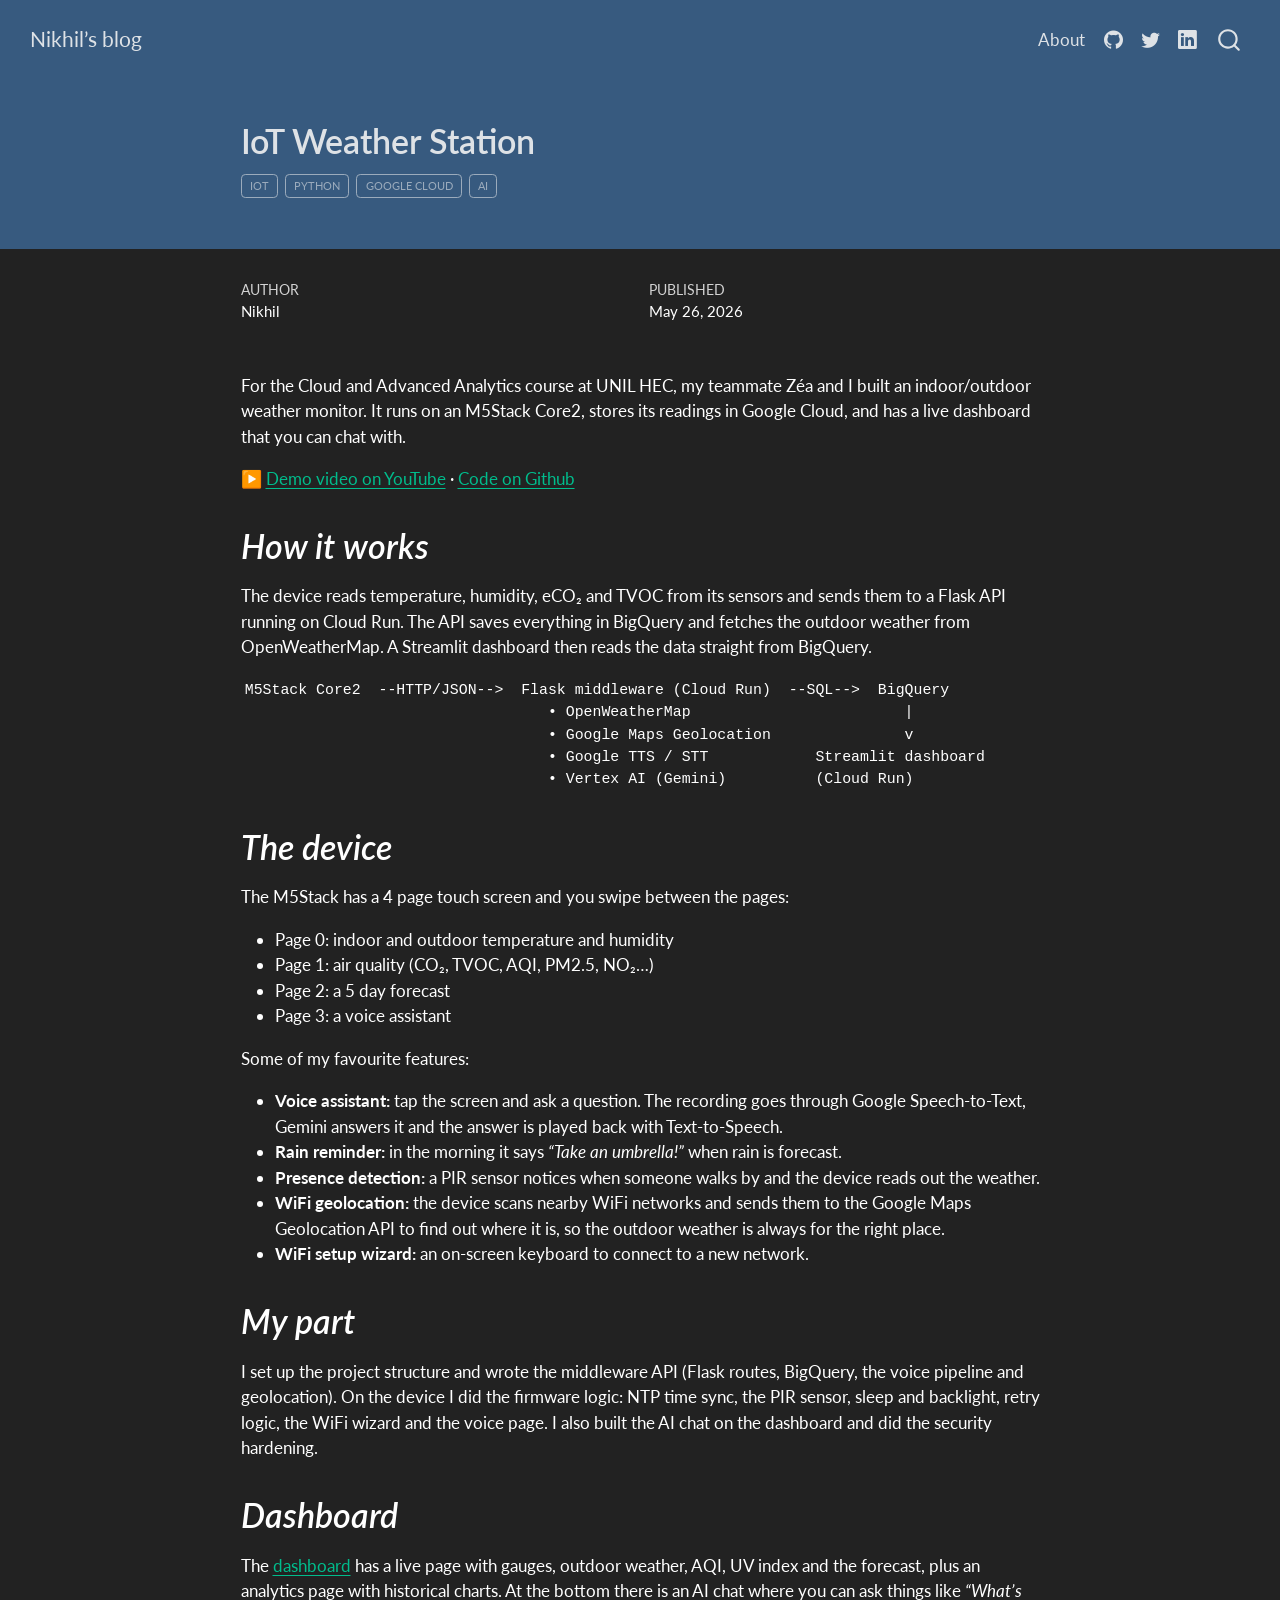
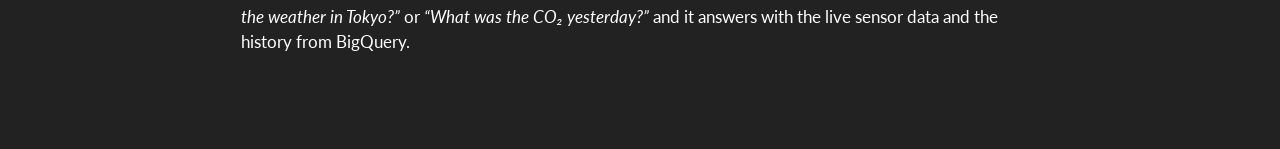
<file: docs/posts/weather-station/index.html>
<!DOCTYPE html>
<html xmlns="http://www.w3.org/1999/xhtml" lang="en" xml:lang="en"><head>

<meta charset="utf-8">
<meta name="generator" content="quarto-1.5.57">

<meta name="viewport" content="width=device-width, initial-scale=1.0, user-scalable=yes">

<meta name="author" content="Nikhil">
<meta name="dcterms.date" content="2026-05-26">

<title>IoT Weather Station – Nikhil’s blog</title>
<style>
code{white-space: pre-wrap;}
span.smallcaps{font-variant: small-caps;}
div.columns{display: flex; gap: min(4vw, 1.5em);}
div.column{flex: auto; overflow-x: auto;}
div.hanging-indent{margin-left: 1.5em; text-indent: -1.5em;}
ul.task-list{list-style: none;}
ul.task-list li input[type="checkbox"] {
  width: 0.8em;
  margin: 0 0.8em 0.2em -1em; /* quarto-specific, see https://github.com/quarto-dev/quarto-cli/issues/4556 */ 
  vertical-align: middle;
}
</style>


<script src="../../site_libs/quarto-nav/quarto-nav.js"></script>
<script src="../../site_libs/quarto-nav/headroom.min.js"></script>
<script src="../../site_libs/clipboard/clipboard.min.js"></script>
<script src="../../site_libs/quarto-search/autocomplete.umd.js"></script>
<script src="../../site_libs/quarto-search/fuse.min.js"></script>
<script src="../../site_libs/quarto-search/quarto-search.js"></script>
<meta name="quarto:offset" content="../../">
<script src="../../site_libs/quarto-html/quarto.js"></script>
<script src="../../site_libs/quarto-html/popper.min.js"></script>
<script src="../../site_libs/quarto-html/tippy.umd.min.js"></script>
<script src="../../site_libs/quarto-html/anchor.min.js"></script>
<link href="../../site_libs/quarto-html/tippy.css" rel="stylesheet">
<link href="../../site_libs/quarto-html/quarto-syntax-highlighting-dark.css" rel="stylesheet" id="quarto-text-highlighting-styles">
<script src="../../site_libs/bootstrap/bootstrap.min.js"></script>
<link href="../../site_libs/bootstrap/bootstrap-icons.css" rel="stylesheet">
<link href="../../site_libs/bootstrap/bootstrap.min.css" rel="stylesheet" id="quarto-bootstrap" data-mode="dark">
<script id="quarto-search-options" type="application/json">{
  "location": "navbar",
  "copy-button": false,
  "collapse-after": 3,
  "panel-placement": "end",
  "type": "overlay",
  "limit": 50,
  "keyboard-shortcut": [
    "f",
    "/",
    "s"
  ],
  "show-item-context": false,
  "language": {
    "search-no-results-text": "No results",
    "search-matching-documents-text": "matching documents",
    "search-copy-link-title": "Copy link to search",
    "search-hide-matches-text": "Hide additional matches",
    "search-more-match-text": "more match in this document",
    "search-more-matches-text": "more matches in this document",
    "search-clear-button-title": "Clear",
    "search-text-placeholder": "",
    "search-detached-cancel-button-title": "Cancel",
    "search-submit-button-title": "Submit",
    "search-label": "Search"
  }
}</script>


<link rel="stylesheet" href="../../styles.css">
</head>

<body class="nav-fixed fullcontent">

<div id="quarto-search-results"></div>
  <header id="quarto-header" class="headroom fixed-top quarto-banner">
    <nav class="navbar navbar-expand-lg " data-bs-theme="dark">
      <div class="navbar-container container-fluid">
      <div class="navbar-brand-container mx-auto">
    <a class="navbar-brand" href="../../index.html">
    <span class="navbar-title">Nikhil’s blog</span>
    </a>
  </div>
            <div id="quarto-search" class="" title="Search"></div>
          <button class="navbar-toggler" type="button" data-bs-toggle="collapse" data-bs-target="#navbarCollapse" aria-controls="navbarCollapse" role="menu" aria-expanded="false" aria-label="Toggle navigation" onclick="if (window.quartoToggleHeadroom) { window.quartoToggleHeadroom(); }">
  <span class="navbar-toggler-icon"></span>
</button>
          <div class="collapse navbar-collapse" id="navbarCollapse">
            <ul class="navbar-nav navbar-nav-scroll ms-auto">
  <li class="nav-item">
    <a class="nav-link" href="../../about.html"> 
<span class="menu-text">About</span></a>
  </li>  
  <li class="nav-item compact">
    <a class="nav-link" href="https://github.com/nikh123"> <i class="bi bi-github" role="img">
</i> 
<span class="menu-text"></span></a>
  </li>  
  <li class="nav-item compact">
    <a class="nav-link" href="https://twitter.com/Nikh108"> <i class="bi bi-twitter" role="img">
</i> 
<span class="menu-text"></span></a>
  </li>  
  <li class="nav-item compact">
    <a class="nav-link" href="https://www.linkedin.com/in/nikhil-acharya-5a8049258/"> <i class="bi bi-linkedin" role="img">
</i> 
<span class="menu-text"></span></a>
  </li>  
</ul>
          </div> <!-- /navcollapse -->
            <div class="quarto-navbar-tools">
</div>
      </div> <!-- /container-fluid -->
    </nav>
</header>
<!-- content -->
<header id="title-block-header" class="quarto-title-block default page-columns page-full">
  <div class="quarto-title-banner page-columns page-full">
    <div class="quarto-title column-body">
      <h1 class="title">IoT Weather Station</h1>
                                <div class="quarto-categories">
                <div class="quarto-category">IoT</div>
                <div class="quarto-category">Python</div>
                <div class="quarto-category">Google Cloud</div>
                <div class="quarto-category">AI</div>
              </div>
                  </div>
  </div>
    
  
  <div class="quarto-title-meta">

      <div>
      <div class="quarto-title-meta-heading">Author</div>
      <div class="quarto-title-meta-contents">
               <p>Nikhil </p>
            </div>
    </div>
      
      <div>
      <div class="quarto-title-meta-heading">Published</div>
      <div class="quarto-title-meta-contents">
        <p class="date">May 26, 2026</p>
      </div>
    </div>
    
      
    </div>
    
  
  </header><div id="quarto-content" class="quarto-container page-columns page-rows-contents page-layout-article page-navbar">
<!-- sidebar -->
<!-- margin-sidebar -->
    
<!-- main -->
<main class="content quarto-banner-title-block" id="quarto-document-content">





<p>For the Cloud and Advanced Analytics course at UNIL HEC, my teammate Zéa and I built an indoor/outdoor weather monitor. It runs on an M5Stack Core2, stores its readings in Google Cloud, and has a live dashboard that you can chat with.</p>
<p>▶️ <a href="https://youtu.be/C4fnzHHq-S8">Demo video on YouTube</a> · <a href="https://github.com/nikh123/weather-station">Code on Github</a></p>
<section id="how-it-works" class="level1">
<h1><em>How it works</em></h1>
<p>The device reads temperature, humidity, eCO₂ and TVOC from its sensors and sends them to a Flask API running on Cloud Run. The API saves everything in BigQuery and fetches the outdoor weather from OpenWeatherMap. A Streamlit dashboard then reads the data straight from BigQuery.</p>
<pre><code>M5Stack Core2  --HTTP/JSON--&gt;  Flask middleware (Cloud Run)  --SQL--&gt;  BigQuery
                                  • OpenWeatherMap                        |
                                  • Google Maps Geolocation               v
                                  • Google TTS / STT            Streamlit dashboard
                                  • Vertex AI (Gemini)          (Cloud Run)</code></pre>
</section>
<section id="the-device" class="level1">
<h1><em>The device</em></h1>
<p>The M5Stack has a 4 page touch screen and you swipe between the pages:</p>
<ul>
<li>Page 0: indoor and outdoor temperature and humidity<br>
</li>
<li>Page 1: air quality (CO₂, TVOC, AQI, PM2.5, NO₂…)<br>
</li>
<li>Page 2: a 5 day forecast<br>
</li>
<li>Page 3: a voice assistant</li>
</ul>
<p>Some of my favourite features:</p>
<ul>
<li><strong>Voice assistant:</strong> tap the screen and ask a question. The recording goes through Google Speech-to-Text, Gemini answers it and the answer is played back with Text-to-Speech.<br>
</li>
<li><strong>Rain reminder:</strong> in the morning it says <em>“Take an umbrella!”</em> when rain is forecast.<br>
</li>
<li><strong>Presence detection:</strong> a PIR sensor notices when someone walks by and the device reads out the weather.<br>
</li>
<li><strong>WiFi geolocation:</strong> the device scans nearby WiFi networks and sends them to the Google Maps Geolocation API to find out where it is, so the outdoor weather is always for the right place.<br>
</li>
<li><strong>WiFi setup wizard:</strong> an on-screen keyboard to connect to a new network.</li>
</ul>
</section>
<section id="my-part" class="level1">
<h1><em>My part</em></h1>
<p>I set up the project structure and wrote the middleware API (Flask routes, BigQuery, the voice pipeline and geolocation). On the device I did the firmware logic: NTP time sync, the PIR sensor, sleep and backlight, retry logic, the WiFi wizard and the voice page. I also built the AI chat on the dashboard and did the security hardening.</p>
</section>
<section id="dashboard" class="level1">
<h1><em>Dashboard</em></h1>
<p>The <a href="https://weather-dashboard-66211385950.europe-west1.run.app">dashboard</a> has a live page with gauges, outdoor weather, AQI, UV index and the forecast, plus an analytics page with historical charts. At the bottom there is an AI chat where you can ask things like <em>“What’s the weather in Tokyo?”</em> or <em>“What was the CO₂ yesterday?”</em> and it answers with the live sensor data and the history from BigQuery.</p>


</section>

</main> <!-- /main -->
<script id="quarto-html-after-body" type="application/javascript">
window.document.addEventListener("DOMContentLoaded", function (event) {
  const toggleBodyColorMode = (bsSheetEl) => {
    const mode = bsSheetEl.getAttribute("data-mode");
    const bodyEl = window.document.querySelector("body");
    if (mode === "dark") {
      bodyEl.classList.add("quarto-dark");
      bodyEl.classList.remove("quarto-light");
    } else {
      bodyEl.classList.add("quarto-light");
      bodyEl.classList.remove("quarto-dark");
    }
  }
  const toggleBodyColorPrimary = () => {
    const bsSheetEl = window.document.querySelector("link#quarto-bootstrap");
    if (bsSheetEl) {
      toggleBodyColorMode(bsSheetEl);
    }
  }
  toggleBodyColorPrimary();  
  const icon = "";
  const anchorJS = new window.AnchorJS();
  anchorJS.options = {
    placement: 'right',
    icon: icon
  };
  anchorJS.add('.anchored');
  const isCodeAnnotation = (el) => {
    for (const clz of el.classList) {
      if (clz.startsWith('code-annotation-')) {                     
        return true;
      }
    }
    return false;
  }
  const onCopySuccess = function(e) {
    // button target
    const button = e.trigger;
    // don't keep focus
    button.blur();
    // flash "checked"
    button.classList.add('code-copy-button-checked');
    var currentTitle = button.getAttribute("title");
    button.setAttribute("title", "Copied!");
    let tooltip;
    if (window.bootstrap) {
      button.setAttribute("data-bs-toggle", "tooltip");
      button.setAttribute("data-bs-placement", "left");
      button.setAttribute("data-bs-title", "Copied!");
      tooltip = new bootstrap.Tooltip(button, 
        { trigger: "manual", 
          customClass: "code-copy-button-tooltip",
          offset: [0, -8]});
      tooltip.show();    
    }
    setTimeout(function() {
      if (tooltip) {
        tooltip.hide();
        button.removeAttribute("data-bs-title");
        button.removeAttribute("data-bs-toggle");
        button.removeAttribute("data-bs-placement");
      }
      button.setAttribute("title", currentTitle);
      button.classList.remove('code-copy-button-checked');
    }, 1000);
    // clear code selection
    e.clearSelection();
  }
  const getTextToCopy = function(trigger) {
      const codeEl = trigger.previousElementSibling.cloneNode(true);
      for (const childEl of codeEl.children) {
        if (isCodeAnnotation(childEl)) {
          childEl.remove();
        }
      }
      return codeEl.innerText;
  }
  const clipboard = new window.ClipboardJS('.code-copy-button:not([data-in-quarto-modal])', {
    text: getTextToCopy
  });
  clipboard.on('success', onCopySuccess);
  if (window.document.getElementById('quarto-embedded-source-code-modal')) {
    // For code content inside modals, clipBoardJS needs to be initialized with a container option
    // TODO: Check when it could be a function (https://github.com/zenorocha/clipboard.js/issues/860)
    const clipboardModal = new window.ClipboardJS('.code-copy-button[data-in-quarto-modal]', {
      text: getTextToCopy,
      container: window.document.getElementById('quarto-embedded-source-code-modal')
    });
    clipboardModal.on('success', onCopySuccess);
  }
    var localhostRegex = new RegExp(/^(?:http|https):\/\/localhost\:?[0-9]*\//);
    var mailtoRegex = new RegExp(/^mailto:/);
      var filterRegex = new RegExp('/' + window.location.host + '/');
    var isInternal = (href) => {
        return filterRegex.test(href) || localhostRegex.test(href) || mailtoRegex.test(href);
    }
    // Inspect non-navigation links and adorn them if external
 	var links = window.document.querySelectorAll('a[href]:not(.nav-link):not(.navbar-brand):not(.toc-action):not(.sidebar-link):not(.sidebar-item-toggle):not(.pagination-link):not(.no-external):not([aria-hidden]):not(.dropdown-item):not(.quarto-navigation-tool):not(.about-link)');
    for (var i=0; i<links.length; i++) {
      const link = links[i];
      if (!isInternal(link.href)) {
        // undo the damage that might have been done by quarto-nav.js in the case of
        // links that we want to consider external
        if (link.dataset.originalHref !== undefined) {
          link.href = link.dataset.originalHref;
        }
      }
    }
  function tippyHover(el, contentFn, onTriggerFn, onUntriggerFn) {
    const config = {
      allowHTML: true,
      maxWidth: 500,
      delay: 100,
      arrow: false,
      appendTo: function(el) {
          return el.parentElement;
      },
      interactive: true,
      interactiveBorder: 10,
      theme: 'quarto',
      placement: 'bottom-start',
    };
    if (contentFn) {
      config.content = contentFn;
    }
    if (onTriggerFn) {
      config.onTrigger = onTriggerFn;
    }
    if (onUntriggerFn) {
      config.onUntrigger = onUntriggerFn;
    }
    window.tippy(el, config); 
  }
  const noterefs = window.document.querySelectorAll('a[role="doc-noteref"]');
  for (var i=0; i<noterefs.length; i++) {
    const ref = noterefs[i];
    tippyHover(ref, function() {
      // use id or data attribute instead here
      let href = ref.getAttribute('data-footnote-href') || ref.getAttribute('href');
      try { href = new URL(href).hash; } catch {}
      const id = href.replace(/^#\/?/, "");
      const note = window.document.getElementById(id);
      if (note) {
        return note.innerHTML;
      } else {
        return "";
      }
    });
  }
  const xrefs = window.document.querySelectorAll('a.quarto-xref');
  const processXRef = (id, note) => {
    // Strip column container classes
    const stripColumnClz = (el) => {
      el.classList.remove("page-full", "page-columns");
      if (el.children) {
        for (const child of el.children) {
          stripColumnClz(child);
        }
      }
    }
    stripColumnClz(note)
    if (id === null || id.startsWith('sec-')) {
      // Special case sections, only their first couple elements
      const container = document.createElement("div");
      if (note.children && note.children.length > 2) {
        container.appendChild(note.children[0].cloneNode(true));
        for (let i = 1; i < note.children.length; i++) {
          const child = note.children[i];
          if (child.tagName === "P" && child.innerText === "") {
            continue;
          } else {
            container.appendChild(child.cloneNode(true));
            break;
          }
        }
        if (window.Quarto?.typesetMath) {
          window.Quarto.typesetMath(container);
        }
        return container.innerHTML
      } else {
        if (window.Quarto?.typesetMath) {
          window.Quarto.typesetMath(note);
        }
        return note.innerHTML;
      }
    } else {
      // Remove any anchor links if they are present
      const anchorLink = note.querySelector('a.anchorjs-link');
      if (anchorLink) {
        anchorLink.remove();
      }
      if (window.Quarto?.typesetMath) {
        window.Quarto.typesetMath(note);
      }
      // TODO in 1.5, we should make sure this works without a callout special case
      if (note.classList.contains("callout")) {
        return note.outerHTML;
      } else {
        return note.innerHTML;
      }
    }
  }
  for (var i=0; i<xrefs.length; i++) {
    const xref = xrefs[i];
    tippyHover(xref, undefined, function(instance) {
      instance.disable();
      let url = xref.getAttribute('href');
      let hash = undefined; 
      if (url.startsWith('#')) {
        hash = url;
      } else {
        try { hash = new URL(url).hash; } catch {}
      }
      if (hash) {
        const id = hash.replace(/^#\/?/, "");
        const note = window.document.getElementById(id);
        if (note !== null) {
          try {
            const html = processXRef(id, note.cloneNode(true));
            instance.setContent(html);
          } finally {
            instance.enable();
            instance.show();
          }
        } else {
          // See if we can fetch this
          fetch(url.split('#')[0])
          .then(res => res.text())
          .then(html => {
            const parser = new DOMParser();
            const htmlDoc = parser.parseFromString(html, "text/html");
            const note = htmlDoc.getElementById(id);
            if (note !== null) {
              const html = processXRef(id, note);
              instance.setContent(html);
            } 
          }).finally(() => {
            instance.enable();
            instance.show();
          });
        }
      } else {
        // See if we can fetch a full url (with no hash to target)
        // This is a special case and we should probably do some content thinning / targeting
        fetch(url)
        .then(res => res.text())
        .then(html => {
          const parser = new DOMParser();
          const htmlDoc = parser.parseFromString(html, "text/html");
          const note = htmlDoc.querySelector('main.content');
          if (note !== null) {
            // This should only happen for chapter cross references
            // (since there is no id in the URL)
            // remove the first header
            if (note.children.length > 0 && note.children[0].tagName === "HEADER") {
              note.children[0].remove();
            }
            const html = processXRef(null, note);
            instance.setContent(html);
          } 
        }).finally(() => {
          instance.enable();
          instance.show();
        });
      }
    }, function(instance) {
    });
  }
      let selectedAnnoteEl;
      const selectorForAnnotation = ( cell, annotation) => {
        let cellAttr = 'data-code-cell="' + cell + '"';
        let lineAttr = 'data-code-annotation="' +  annotation + '"';
        const selector = 'span[' + cellAttr + '][' + lineAttr + ']';
        return selector;
      }
      const selectCodeLines = (annoteEl) => {
        const doc = window.document;
        const targetCell = annoteEl.getAttribute("data-target-cell");
        const targetAnnotation = annoteEl.getAttribute("data-target-annotation");
        const annoteSpan = window.document.querySelector(selectorForAnnotation(targetCell, targetAnnotation));
        const lines = annoteSpan.getAttribute("data-code-lines").split(",");
        const lineIds = lines.map((line) => {
          return targetCell + "-" + line;
        })
        let top = null;
        let height = null;
        let parent = null;
        if (lineIds.length > 0) {
            //compute the position of the single el (top and bottom and make a div)
            const el = window.document.getElementById(lineIds[0]);
            top = el.offsetTop;
            height = el.offsetHeight;
            parent = el.parentElement.parentElement;
          if (lineIds.length > 1) {
            const lastEl = window.document.getElementById(lineIds[lineIds.length - 1]);
            const bottom = lastEl.offsetTop + lastEl.offsetHeight;
            height = bottom - top;
          }
          if (top !== null && height !== null && parent !== null) {
            // cook up a div (if necessary) and position it 
            let div = window.document.getElementById("code-annotation-line-highlight");
            if (div === null) {
              div = window.document.createElement("div");
              div.setAttribute("id", "code-annotation-line-highlight");
              div.style.position = 'absolute';
              parent.appendChild(div);
            }
            div.style.top = top - 2 + "px";
            div.style.height = height + 4 + "px";
            div.style.left = 0;
            let gutterDiv = window.document.getElementById("code-annotation-line-highlight-gutter");
            if (gutterDiv === null) {
              gutterDiv = window.document.createElement("div");
              gutterDiv.setAttribute("id", "code-annotation-line-highlight-gutter");
              gutterDiv.style.position = 'absolute';
              const codeCell = window.document.getElementById(targetCell);
              const gutter = codeCell.querySelector('.code-annotation-gutter');
              gutter.appendChild(gutterDiv);
            }
            gutterDiv.style.top = top - 2 + "px";
            gutterDiv.style.height = height + 4 + "px";
          }
          selectedAnnoteEl = annoteEl;
        }
      };
      const unselectCodeLines = () => {
        const elementsIds = ["code-annotation-line-highlight", "code-annotation-line-highlight-gutter"];
        elementsIds.forEach((elId) => {
          const div = window.document.getElementById(elId);
          if (div) {
            div.remove();
          }
        });
        selectedAnnoteEl = undefined;
      };
        // Handle positioning of the toggle
    window.addEventListener(
      "resize",
      throttle(() => {
        elRect = undefined;
        if (selectedAnnoteEl) {
          selectCodeLines(selectedAnnoteEl);
        }
      }, 10)
    );
    function throttle(fn, ms) {
    let throttle = false;
    let timer;
      return (...args) => {
        if(!throttle) { // first call gets through
            fn.apply(this, args);
            throttle = true;
        } else { // all the others get throttled
            if(timer) clearTimeout(timer); // cancel #2
            timer = setTimeout(() => {
              fn.apply(this, args);
              timer = throttle = false;
            }, ms);
        }
      };
    }
      // Attach click handler to the DT
      const annoteDls = window.document.querySelectorAll('dt[data-target-cell]');
      for (const annoteDlNode of annoteDls) {
        annoteDlNode.addEventListener('click', (event) => {
          const clickedEl = event.target;
          if (clickedEl !== selectedAnnoteEl) {
            unselectCodeLines();
            const activeEl = window.document.querySelector('dt[data-target-cell].code-annotation-active');
            if (activeEl) {
              activeEl.classList.remove('code-annotation-active');
            }
            selectCodeLines(clickedEl);
            clickedEl.classList.add('code-annotation-active');
          } else {
            // Unselect the line
            unselectCodeLines();
            clickedEl.classList.remove('code-annotation-active');
          }
        });
      }
  const findCites = (el) => {
    const parentEl = el.parentElement;
    if (parentEl) {
      const cites = parentEl.dataset.cites;
      if (cites) {
        return {
          el,
          cites: cites.split(' ')
        };
      } else {
        return findCites(el.parentElement)
      }
    } else {
      return undefined;
    }
  };
  var bibliorefs = window.document.querySelectorAll('a[role="doc-biblioref"]');
  for (var i=0; i<bibliorefs.length; i++) {
    const ref = bibliorefs[i];
    const citeInfo = findCites(ref);
    if (citeInfo) {
      tippyHover(citeInfo.el, function() {
        var popup = window.document.createElement('div');
        citeInfo.cites.forEach(function(cite) {
          var citeDiv = window.document.createElement('div');
          citeDiv.classList.add('hanging-indent');
          citeDiv.classList.add('csl-entry');
          var biblioDiv = window.document.getElementById('ref-' + cite);
          if (biblioDiv) {
            citeDiv.innerHTML = biblioDiv.innerHTML;
          }
          popup.appendChild(citeDiv);
        });
        return popup.innerHTML;
      });
    }
  }
});
</script>
</div> <!-- /content -->




</body></html>
</file>
<file: docs/site_libs/quarto-html/tippy.css>
.tippy-box[data-animation=fade][data-state=hidden]{opacity:0}[data-tippy-root]{max-width:calc(100vw - 10px)}.tippy-box{position:relative;background-color:#333;color:#fff;border-radius:4px;font-size:14px;line-height:1.4;white-space:normal;outline:0;transition-property:transform,visibility,opacity}.tippy-box[data-placement^=top]>.tippy-arrow{bottom:0}.tippy-box[data-placement^=top]>.tippy-arrow:before{bottom:-7px;left:0;border-width:8px 8px 0;border-top-color:initial;transform-origin:center top}.tippy-box[data-placement^=bottom]>.tippy-arrow{top:0}.tippy-box[data-placement^=bottom]>.tippy-arrow:before{top:-7px;left:0;border-width:0 8px 8px;border-bottom-color:initial;transform-origin:center bottom}.tippy-box[data-placement^=left]>.tippy-arrow{right:0}.tippy-box[data-placement^=left]>.tippy-arrow:before{border-width:8px 0 8px 8px;border-left-color:initial;right:-7px;transform-origin:center left}.tippy-box[data-placement^=right]>.tippy-arrow{left:0}.tippy-box[data-placement^=right]>.tippy-arrow:before{left:-7px;border-width:8px 8px 8px 0;border-right-color:initial;transform-origin:center right}.tippy-box[data-inertia][data-state=visible]{transition-timing-function:cubic-bezier(.54,1.5,.38,1.11)}.tippy-arrow{width:16px;height:16px;color:#333}.tippy-arrow:before{content:"";position:absolute;border-color:transparent;border-style:solid}.tippy-content{position:relative;padding:5px 9px;z-index:1}
</file>
<file: docs/site_libs/quarto-html/quarto-syntax-highlighting-dark.css>
/* quarto syntax highlight colors */
:root {
  --quarto-hl-al-color: #f07178;
  --quarto-hl-an-color: #d4d0ab;
  --quarto-hl-at-color: #00e0e0;
  --quarto-hl-bn-color: #d4d0ab;
  --quarto-hl-bu-color: #abe338;
  --quarto-hl-ch-color: #abe338;
  --quarto-hl-co-color: #f8f8f2;
  --quarto-hl-cv-color: #ffd700;
  --quarto-hl-cn-color: #ffd700;
  --quarto-hl-cf-color: #ffa07a;
  --quarto-hl-dt-color: #ffa07a;
  --quarto-hl-dv-color: #d4d0ab;
  --quarto-hl-do-color: #f8f8f2;
  --quarto-hl-er-color: #f07178;
  --quarto-hl-ex-color: #00e0e0;
  --quarto-hl-fl-color: #d4d0ab;
  --quarto-hl-fu-color: #ffa07a;
  --quarto-hl-im-color: #abe338;
  --quarto-hl-in-color: #d4d0ab;
  --quarto-hl-kw-color: #ffa07a;
  --quarto-hl-op-color: #ffa07a;
  --quarto-hl-ot-color: #00e0e0;
  --quarto-hl-pp-color: #dcc6e0;
  --quarto-hl-re-color: #00e0e0;
  --quarto-hl-sc-color: #abe338;
  --quarto-hl-ss-color: #abe338;
  --quarto-hl-st-color: #abe338;
  --quarto-hl-va-color: #00e0e0;
  --quarto-hl-vs-color: #abe338;
  --quarto-hl-wa-color: #dcc6e0;
}

/* other quarto variables */
:root {
  --quarto-font-monospace: SFMono-Regular, Menlo, Monaco, Consolas, "Liberation Mono", "Courier New", monospace;
}

code span.al {
  background-color: #2a0f15;
  font-weight: bold;
  color: #f07178;
}

code span.an {
  color: #d4d0ab;
}

code span.at {
  color: #00e0e0;
}

code span.bn {
  color: #d4d0ab;
}

code span.bu {
  color: #abe338;
}

code span.ch {
  color: #abe338;
}

code span.co {
  font-style: italic;
  color: #f8f8f2;
}

code span.cv {
  color: #ffd700;
}

code span.cn {
  color: #ffd700;
}

code span.cf {
  font-weight: bold;
  color: #ffa07a;
}

code span.dt {
  color: #ffa07a;
}

code span.dv {
  color: #d4d0ab;
}

code span.do {
  color: #f8f8f2;
}

code span.er {
  color: #f07178;
  text-decoration: underline;
}

code span.ex {
  font-weight: bold;
  color: #00e0e0;
}

code span.fl {
  color: #d4d0ab;
}

code span.fu {
  color: #ffa07a;
}

code span.im {
  color: #abe338;
}

code span.in {
  color: #d4d0ab;
}

code span.kw {
  font-weight: bold;
  color: #ffa07a;
}

pre > code.sourceCode > span {
  color: #f8f8f2;
}

code span {
  color: #f8f8f2;
}

code.sourceCode > span {
  color: #f8f8f2;
}

div.sourceCode,
div.sourceCode pre.sourceCode {
  color: #f8f8f2;
}

code span.op {
  color: #ffa07a;
}

code span.ot {
  color: #00e0e0;
}

code span.pp {
  color: #dcc6e0;
}

code span.re {
  background-color: #f8f8f2;
  color: #00e0e0;
}

code span.sc {
  color: #abe338;
}

code span.ss {
  color: #abe338;
}

code span.st {
  color: #abe338;
}

code span.va {
  color: #00e0e0;
}

code span.vs {
  color: #abe338;
}

code span.wa {
  color: #dcc6e0;
}

.prevent-inlining {
  content: "</";
}

/*# sourceMappingURL=935a306eefa94366c21e1a970dddb765.css.map */
</file>
<file: docs/styles.css>
/* css styles */
</file>
